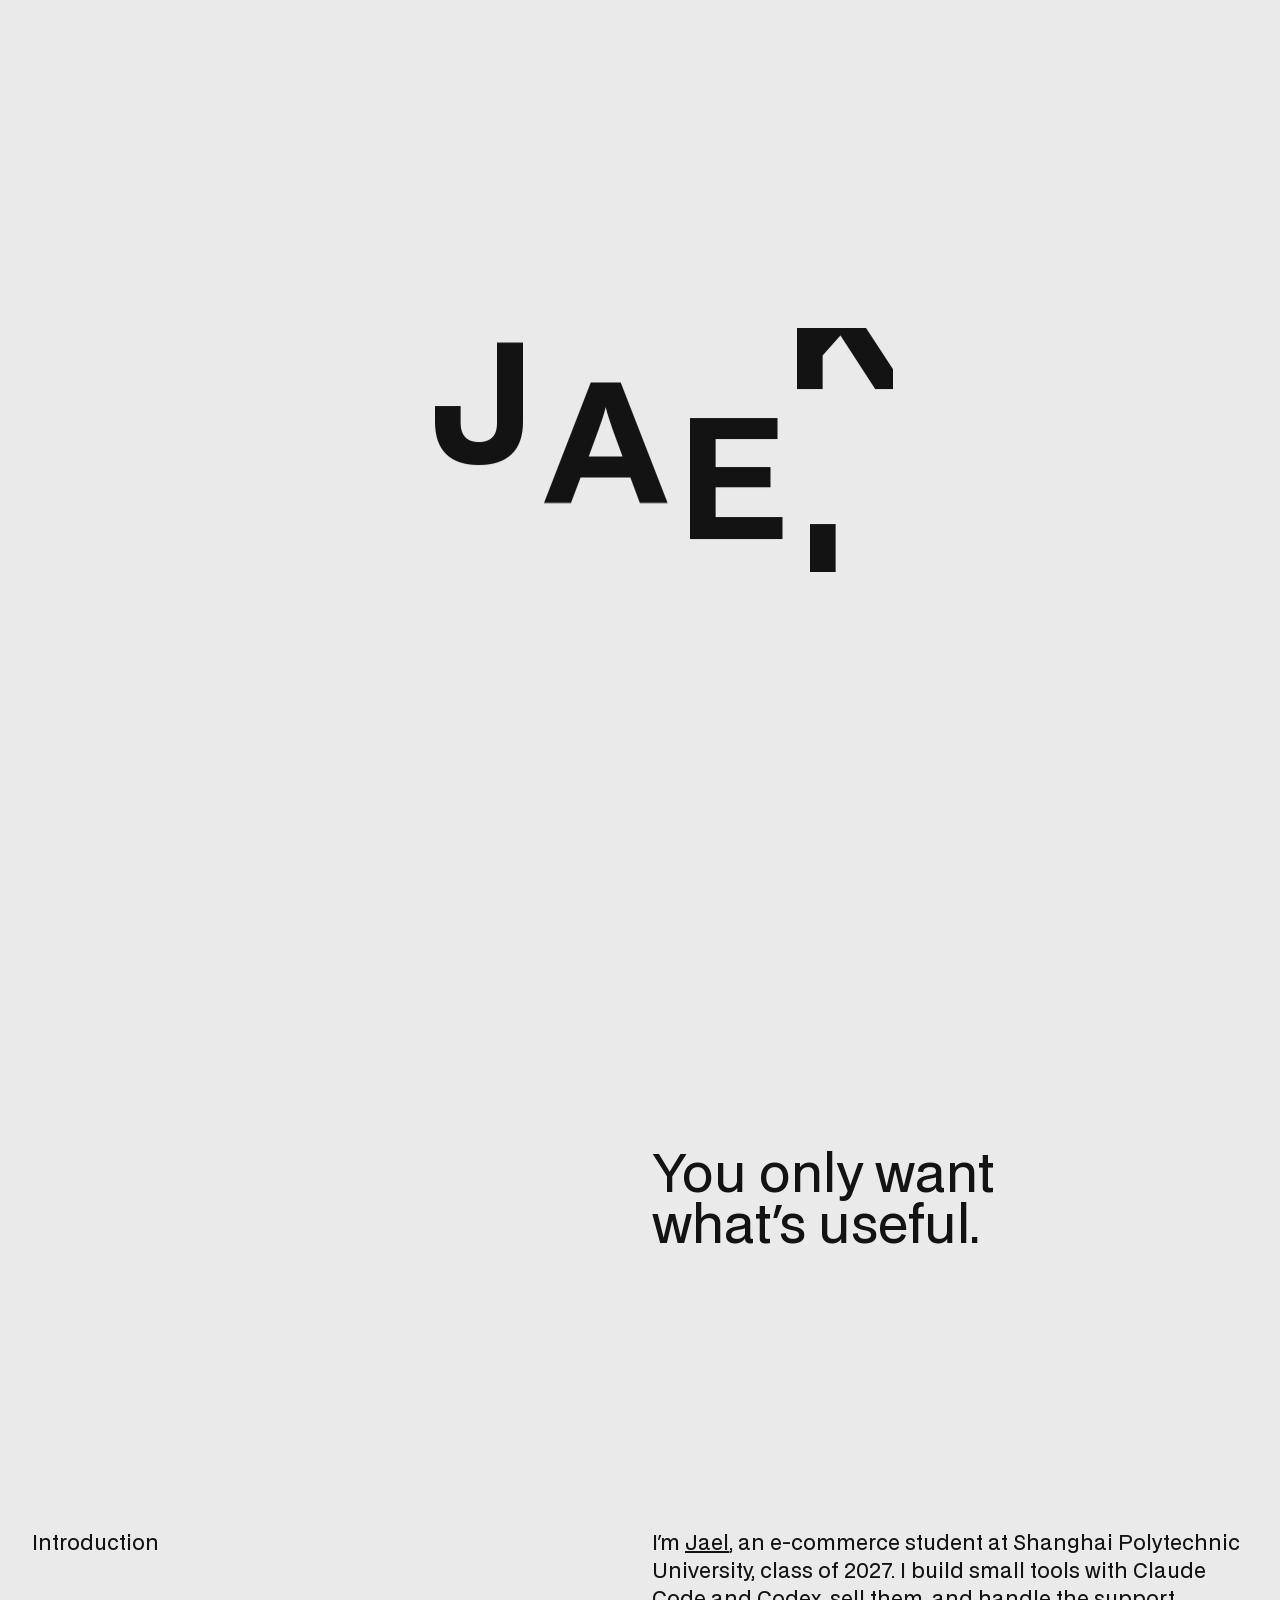
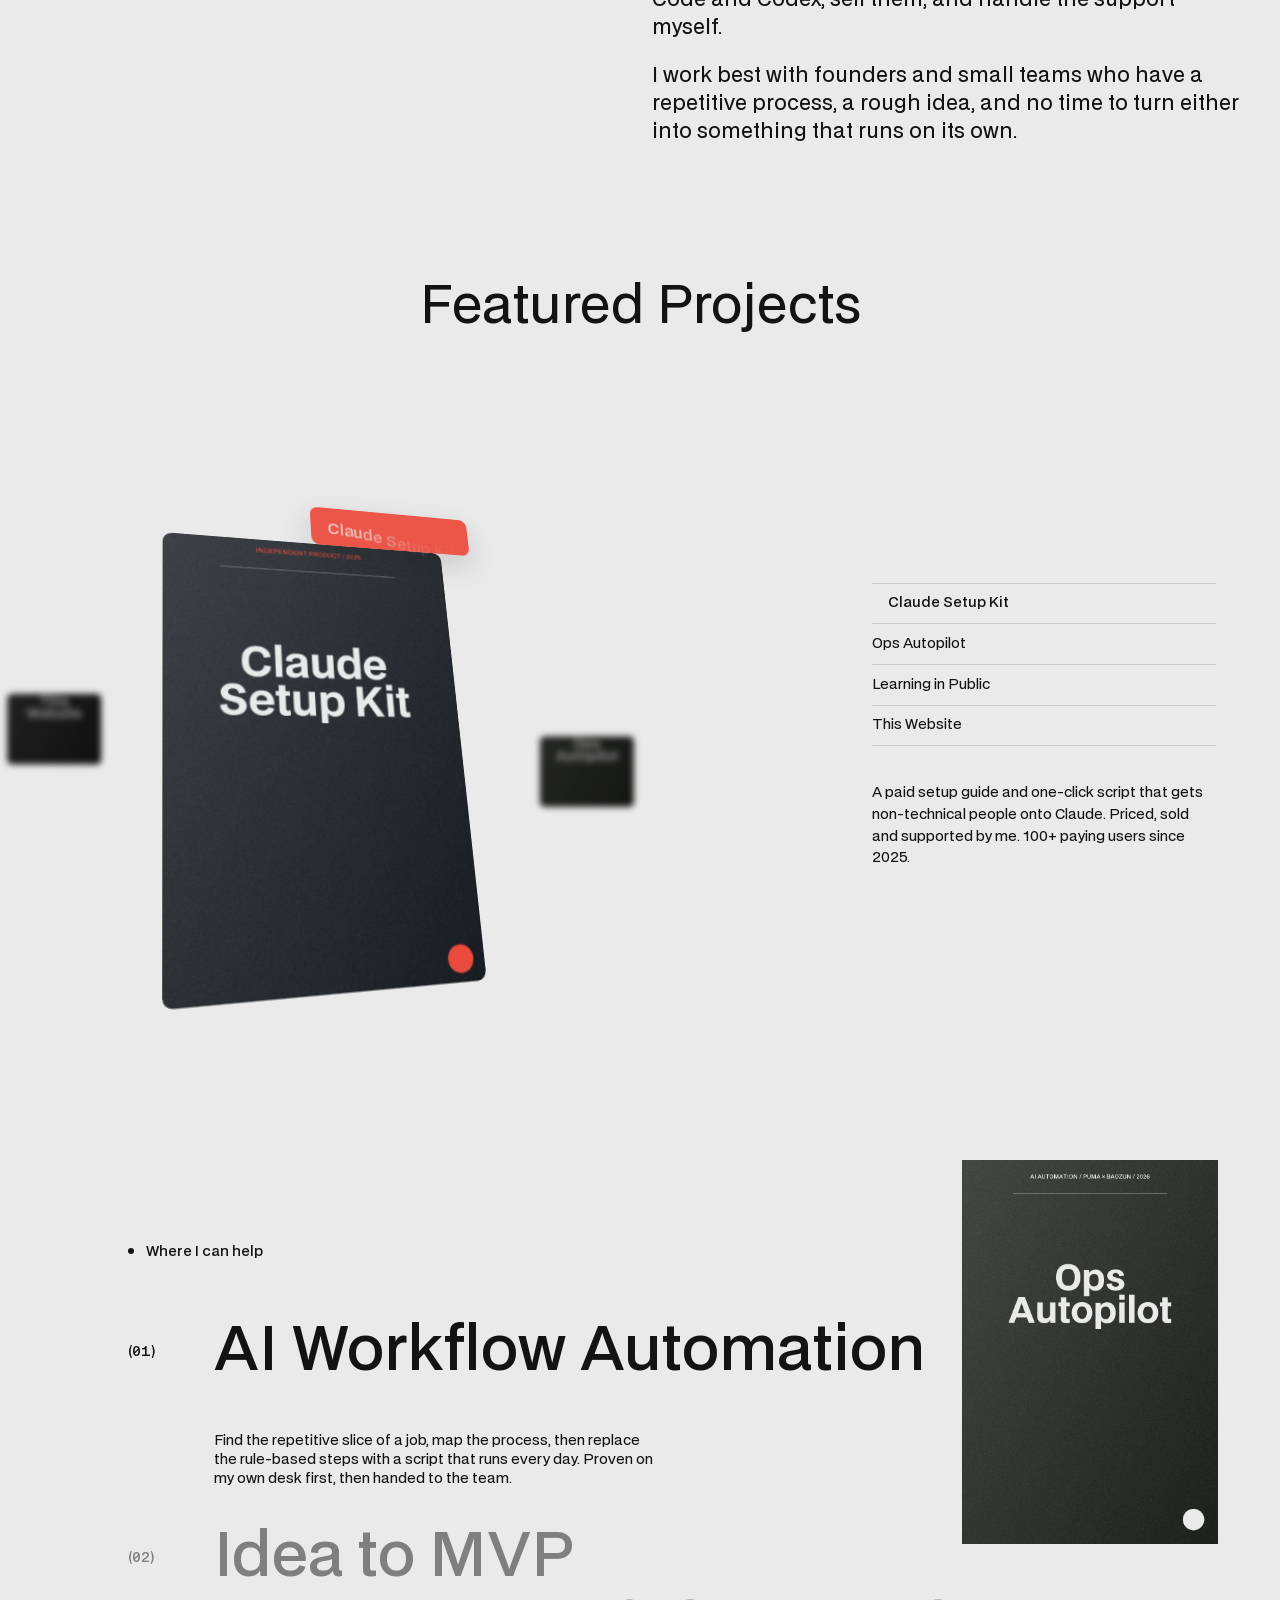
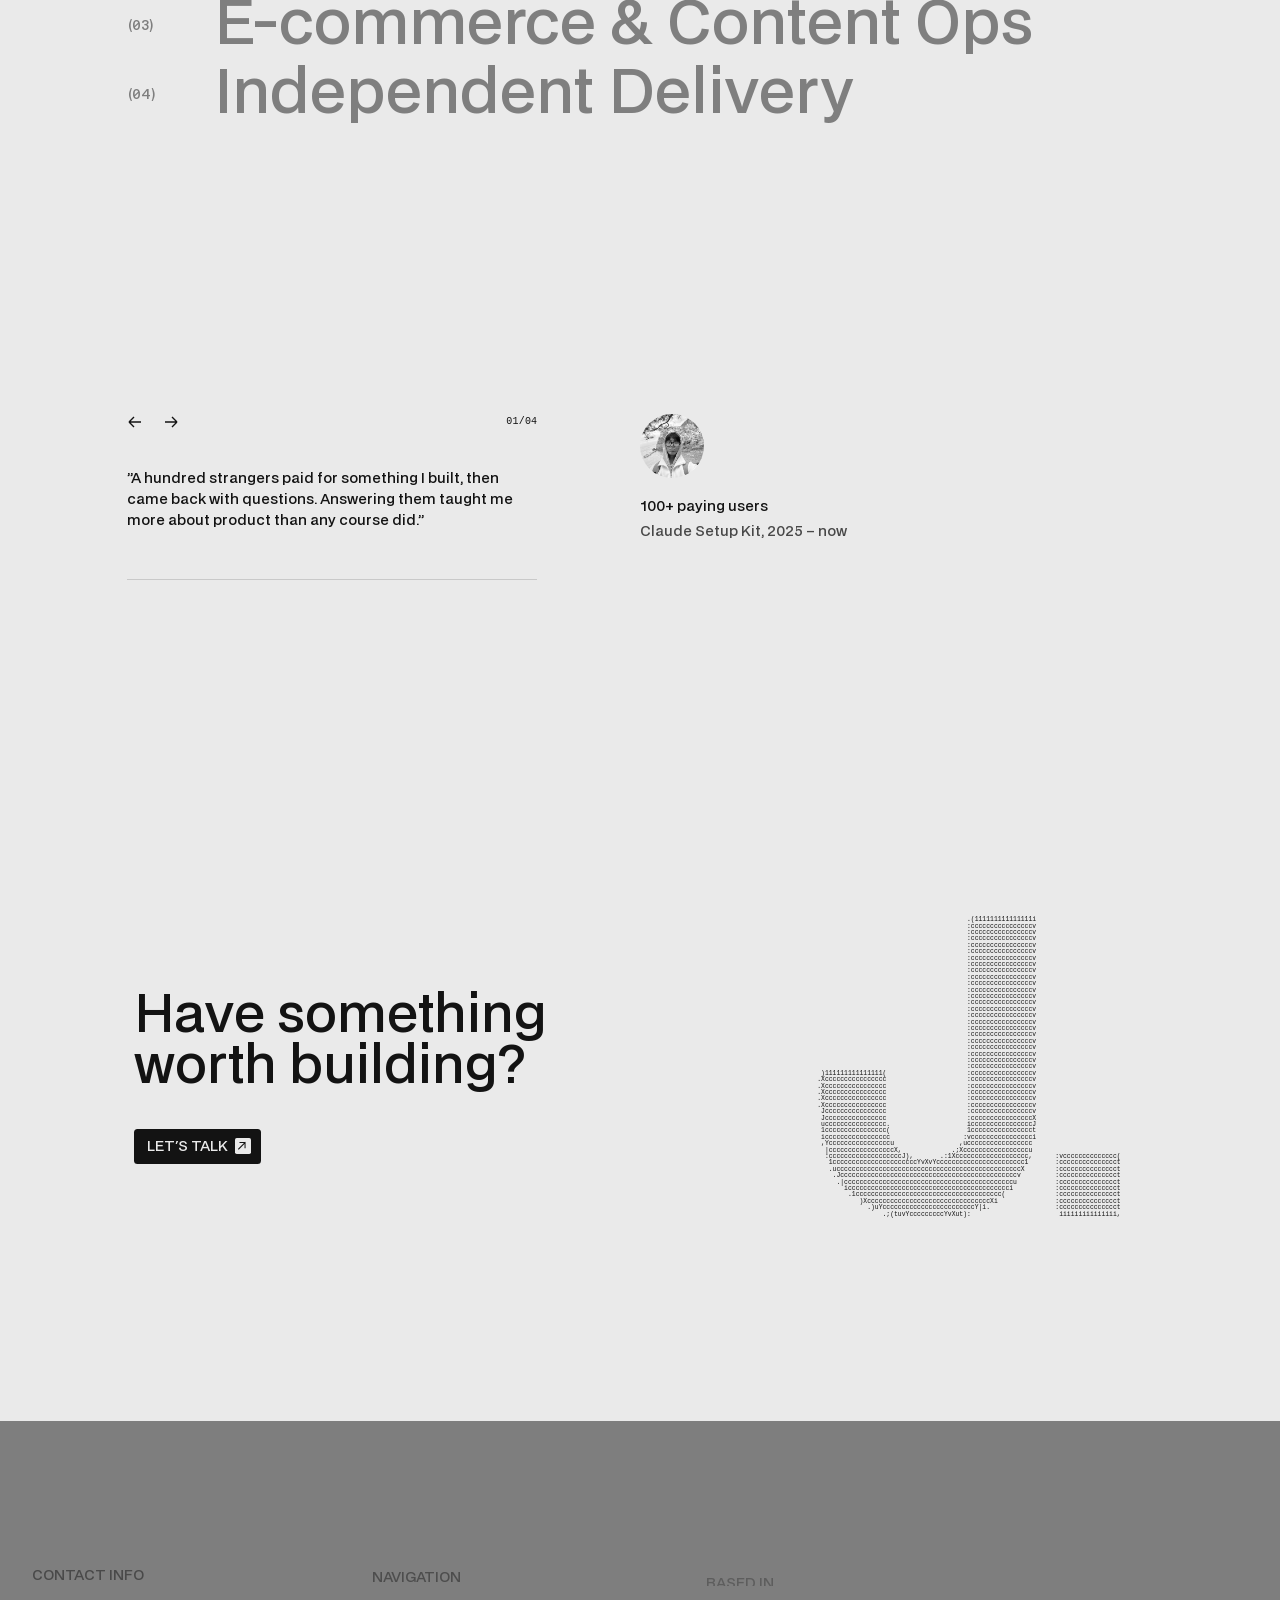
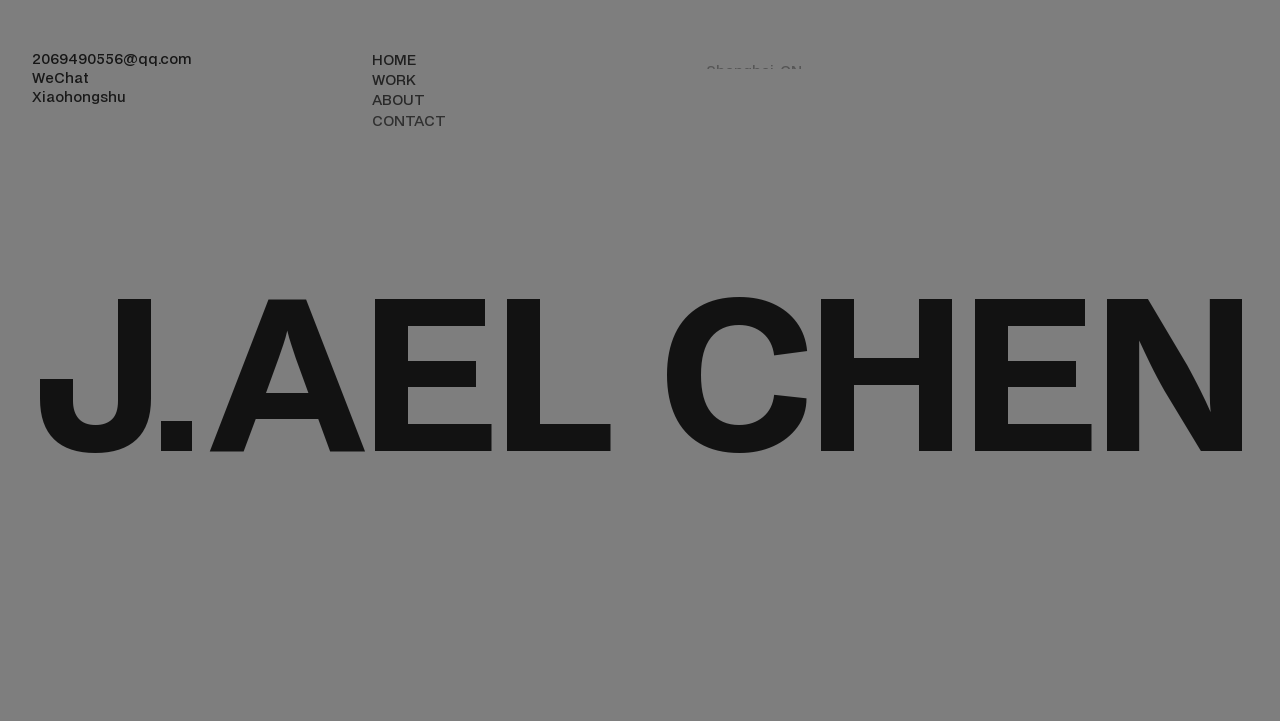
<file: index.html>
<!DOCTYPE html>
<html lang="en">
<head>
<meta charset="UTF-8">
<meta name="viewport" content="width=device-width, initial-scale=1">
<title>Jael Chen | Building Useful Things</title>
<meta name="description" content="Jael Chen is a Shanghai-based e-commerce student who builds small AI tools that real people pay for. Open to AI-focused internships in Shanghai.">
<meta name="theme-color" content="#eaeaea">
<meta property="og:type" content="website">
<meta property="og:title" content="Jael Chen | Building Useful Things">
<meta property="og:description" content="Small AI tools that real people pay for. Shanghai, CN.">
<meta property="og:image" content="assets/work/claude-setup-kit-hero.webp">
<link rel="icon" type="image/svg+xml" href="assets/favicon.svg">
<link rel="preload" href="assets/fonts/BDOGrotesk-Regular.woff2" as="font" type="font/woff2" crossorigin>
<link rel="preload" href="assets/fonts/BDOGrotesk-Medium.woff2" as="font" type="font/woff2" crossorigin>
<link rel="stylesheet" href="styles.css">
</head>
<body data-initial-loader="pending" data-section-theme="inactive" data-footer-theme="inactive" data-menu-status="">

<!-- ================= Loader ================= -->
<div class="loader" data-load-wrap data-load-state="booting" aria-hidden="true">
  <div class="loader__panel" data-load-panel>
    <div class="loader__panel-fill" data-load-panel-fill></div>
    <div class="loader__panel-bottom" data-load-panel-bottom></div>
    <div class="loader__container" data-load-container>
      <div class="loader__logo" data-load-logo>
        <div class="loader__logo-column"><div class="loader__logo-track" data-load-track data-letter="J"></div></div>
        <div class="loader__logo-column loader__logo-dot" data-load-dot><div class="loader__logo-cell">.</div></div>
        <div class="loader__logo-column"><div class="loader__logo-track" data-load-track data-letter="A"></div></div>
        <div class="loader__logo-column"><div class="loader__logo-track" data-load-track data-letter="E"></div></div>
        <div class="loader__logo-column"><div class="loader__logo-track" data-load-track data-letter="L"></div></div>
      </div>
    </div>
  </div>
</div>



<!-- ================= Header + underlay nav ================= -->
<div class="underlay-nav" data-site-header data-section-theme="inactive" data-footer-theme="inactive">
  <div class="header-progressive-blur" data-header-blur aria-hidden="true">
    <div class="header-progressive-blur__layer is--1"></div>
    <div class="header-progressive-blur__layer is--2"></div>
    <div class="header-progressive-blur__layer is--3"></div>
    <div class="header-progressive-blur__layer is--4"></div>
    <div class="header-progressive-blur__layer is--5"></div>
  </div>

  <header class="underlay-nav__header">
    <div class="underlay-nav__container">
      <a href="#top" class="underlay-nav__logo" aria-label="Jael Chen home" data-scroll-top>
        <span class="underlay-nav__logo-mark" aria-hidden="true">J.</span>
      </a>
      <div class="underlay-nav__actions">
        <a href="mailto:2069490556@qq.com" class="button-043 underlay-nav__cta-header">
          <span class="button-043__bg"><span class="button-043__bg-hover"></span></span>
          <span class="button-043__inner">
            <span class="button-043__mask"><span class="button-043__text">Say hello</span></span>
            <span class="button-043__icon-wrap">
              <span class="button-043__icon-bg"></span>
              <span class="button-043__icon-mask"><span class="button-043__icon-list">
                <svg class="button-043__icon" viewBox="0 0 16 16" fill="none" aria-hidden="true"><path d="M3 13L13 3M13 3H5M13 3V11" stroke="currentColor" stroke-width="1.6" stroke-linecap="square"/></svg>
                <svg class="button-043__icon" viewBox="0 0 16 16" fill="none" aria-hidden="true"><path d="M3 13L13 3M13 3H5M13 3V11" stroke="currentColor" stroke-width="1.6" stroke-linecap="square"/></svg>
                <svg class="button-043__icon" viewBox="0 0 16 16" fill="none" aria-hidden="true"><path d="M3 13L13 3M13 3H5M13 3V11" stroke="currentColor" stroke-width="1.6" stroke-linecap="square"/></svg>
              </span></span>
            </span>
          </span>
        </a>
        <button class="underlay-nav__toggle" data-underlay-nav-toggle aria-expanded="false" aria-label="open menu">
          <span class="underlay-nav__toggle-icon">
            <span class="underlay-nav__toggle-bar"></span>
            <span class="underlay-nav__toggle-bar"></span>
          </span>
        </button>
      </div>
    </div>
  </header>

  <nav class="underlay-nav__menu" data-underlay-nav-menu aria-label="Site">
    <div class="underlay-nav__inner">
      <ul class="underlay-nav__list">
        <li data-reveal-l><a href="#top" class="underlay-nav__link-large w--current" data-menu-link><span class="underlay-nav__link-label">Home</span></a></li>
        <li data-reveal-l><a href="#work" class="underlay-nav__link-large" data-menu-link><span class="underlay-nav__link-label">Work</span></a></li>
        <li data-reveal-l><a href="#about" class="underlay-nav__link-large" data-menu-link><span class="underlay-nav__link-label">About</span></a></li>
        <li data-reveal-l><a href="#contact" class="underlay-nav__link-large" data-menu-link><span class="underlay-nav__link-label">Contact</span></a></li>
      </ul>
      <div class="underlay-nav__bottom">
        <div class="underlay-nav__bottom-col">
          <div data-reveal-s><span class="underlay-nav__link-small is--faded">Elsewhere</span></div>
          <ul class="underlay-nav__list is--small">
            <li data-reveal-s><a href="https://www.xiaohongshu.com/" target="_blank" rel="noopener" class="underlay-nav__link-small underlay-nav__hover-link" data-underlay-hover-link><span class="underlay-nav__hover-label" data-underlay-hover-current>Xiaohongshu</span><span class="underlay-nav__hover-label" data-underlay-hover-next aria-hidden="true">Xiaohongshu</span></a></li>
            <li data-reveal-s><a href="assets/wechat-qr-jael.png" target="_blank" rel="noopener" class="underlay-nav__link-small underlay-nav__hover-link" data-underlay-hover-link><span class="underlay-nav__hover-label" data-underlay-hover-current>WeChat</span><span class="underlay-nav__hover-label" data-underlay-hover-next aria-hidden="true">WeChat</span></a></li>
          </ul>
        </div>
        <div class="underlay-nav__bottom-col">
          <div data-reveal-s><span class="underlay-nav__link-small is--faded">Contact</span></div>
          <ul class="underlay-nav__list is--small">
            <li data-reveal-s><a href="mailto:2069490556@qq.com" class="underlay-nav__link-small underlay-nav__hover-link" data-underlay-hover-link><span class="underlay-nav__hover-label" data-underlay-hover-current>2069490556@qq.com</span><span class="underlay-nav__hover-label" data-underlay-hover-next aria-hidden="true">2069490556@qq.com</span></a></li>
            <li data-reveal-s><a href="mailto:2069490556@qq.com?subject=Internship" class="underlay-nav__link-small underlay-nav__hover-link" data-underlay-hover-link><span class="underlay-nav__hover-label" data-underlay-hover-current>Hiring for Shanghai?</span><span class="underlay-nav__hover-label" data-underlay-hover-next aria-hidden="true">Hiring for Shanghai?</span></a></li>
          </ul>
        </div>
        <div class="underlay-nav__bottom-border"></div>
      </div>
    </div>
  </nav>

  <div class="underlay-nav__overlay" data-underlay-nav-overlay>
    <div class="underlay-nav__dark"></div>
    <div class="underlay-nav__borders">
      <div class="underlay-nav__border-row"><div class="underlay-nav__border"></div><div class="underlay-nav__corner"></div></div>
      <div class="underlay-nav__border-row"><div class="underlay-nav__corner is--bottom"></div><div class="underlay-nav__border"></div></div>
    </div>
  </div>
</div>

<div class="transition" data-transition-wrap aria-hidden="true"><div class="transition__middle" data-transition-middle></div></div>

<!-- ================= Page ================= -->
<div data-main>
<main id="top" class="page" data-page="home">

  <!-- Hero: fixed slideshow that the page scrolls over -->
  <section class="home-hero" aria-label="Featured work" data-hero-slideshow>
    <div class="home-hero__media" aria-hidden="true">
      <div class="home-hero__image-stack" data-hero-parallax-image>
        <div class="home-hero__slides">
          <div class="home-hero__slide is--current" data-hero-slide data-index="0" data-tone="light" data-href="work/claude-setup-kit.html" data-name="Claude Setup Kit">
            <div class="home-hero__slide-inner" data-hero-slide-inner>
              <picture><source media="(max-width:767px)" srcset="assets/work/collage-setup-kit-hero-m.webp"><img class="home-hero__image" src="assets/work/collage-setup-kit-hero.webp" alt="" width="1920" height="1080" loading="eager" decoding="async" data-hero-work-image="primary"></picture>
              <img class="home-hero__image home-hero__image--hover" src="assets/work/collage-setup-kit-hero.webp" alt="" width="1920" height="1080" loading="lazy" decoding="async" data-hero-work-image="hover">
            </div>
          </div>
          <div class="home-hero__slide" data-hero-slide data-index="1" data-tone="light" data-href="work/ops-autopilot.html" data-name="Ops Autopilot">
            <div class="home-hero__slide-inner" data-hero-slide-inner>
              <picture><source media="(max-width:767px)" srcset="assets/work/collage-ops-autopilot-hero-m.webp"><img class="home-hero__image" src="assets/work/collage-ops-autopilot-hero.webp" alt="" width="1920" height="1080" loading="lazy" decoding="async" data-hero-work-image="primary"></picture>
              <img class="home-hero__image home-hero__image--hover" src="assets/work/collage-ops-autopilot-hero.webp" alt="" width="1920" height="1080" loading="lazy" decoding="async" data-hero-work-image="hover">
            </div>
          </div>
          <div class="home-hero__slide" data-hero-slide data-index="2" data-tone="light" data-href="work/learning-in-public.html" data-name="Learning in Public">
            <div class="home-hero__slide-inner" data-hero-slide-inner>
              <picture><source media="(max-width:767px)" srcset="assets/work/collage-learning-in-public-hero-m.webp"><img class="home-hero__image" src="assets/work/collage-learning-in-public-hero.webp" alt="" width="1920" height="1080" loading="lazy" decoding="async" data-hero-work-image="primary"></picture>
              <img class="home-hero__image home-hero__image--hover" src="assets/work/collage-learning-in-public-hero.webp" alt="" width="1920" height="1080" loading="lazy" decoding="async" data-hero-work-image="hover">
            </div>
          </div>
        </div>
      </div>
    </div>
    <div class="home-hero__shade" aria-hidden="true"></div>

    <div class="home-hero__featured">
      <span class="home-hero__featured-label" data-hero-reveal-line>Featured project</span>
      <span class="home-hero__stack home-hero__stack--name">
        <span class="home-hero__stack-item is--current" data-hero-work-name data-hero-reveal-line><span class="home-hero__stack-word" data-hero-word>Claude</span> <span class="home-hero__stack-word" data-hero-word>Setup</span> <span class="home-hero__stack-word" data-hero-word>Kit</span></span>
        <span class="home-hero__stack-item" data-hero-work-name aria-hidden="true"><span class="home-hero__stack-word" data-hero-word>Ops</span> <span class="home-hero__stack-word" data-hero-word>Autopilot</span></span>
        <span class="home-hero__stack-item" data-hero-work-name aria-hidden="true"><span class="home-hero__stack-word" data-hero-word>Learning</span> <span class="home-hero__stack-word" data-hero-word>in</span> <span class="home-hero__stack-word" data-hero-word>Public</span></span>
      </span>
      <span class="home-hero__stack home-hero__stack--year">
        <span class="home-hero__stack-item is--current" data-hero-work-year data-hero-reveal-line><span class="home-hero__stack-word" data-hero-word>2025</span></span>
        <span class="home-hero__stack-item" data-hero-work-year aria-hidden="true"><span class="home-hero__stack-word" data-hero-word>2026</span></span>
        <span class="home-hero__stack-item" data-hero-work-year aria-hidden="true"><span class="home-hero__stack-word" data-hero-word>2026</span></span>
      </span>
      <a href="work/claude-setup-kit.html" class="button-043 home-hero__work-button" aria-label="View project: Claude Setup Kit" data-hero-reveal-line data-hero-work-trigger>
        <span class="button-043__bg"><span class="button-043__bg-hover"></span></span>
        <span class="button-043__inner">
          <span class="button-043__mask"><span class="button-043__text">View project</span></span>
          <span class="button-043__icon-wrap">
            <span class="button-043__icon-bg"></span>
            <span class="button-043__icon-mask"><span class="button-043__icon-list">
              <svg class="button-043__icon" viewBox="0 0 16 16" fill="none" aria-hidden="true"><path d="M3 13L13 3M13 3H5M13 3V11" stroke="currentColor" stroke-width="1.6" stroke-linecap="square"/></svg>
              <svg class="button-043__icon" viewBox="0 0 16 16" fill="none" aria-hidden="true"><path d="M3 13L13 3M13 3H5M13 3V11" stroke="currentColor" stroke-width="1.6" stroke-linecap="square"/></svg>
              <svg class="button-043__icon" viewBox="0 0 16 16" fill="none" aria-hidden="true"><path d="M3 13L13 3M13 3H5M13 3V11" stroke="currentColor" stroke-width="1.6" stroke-linecap="square"/></svg>
            </span></span>
          </span>
        </span>
      </a>
    </div>

    <p class="home-hero__statement" data-hero-reveal-line>
      Jael Chen is a Shanghai-based e-commerce student who builds small AI tools that real people actually pay for.
    </p>

    <div class="home-hero__slideshow-nav">
      <div class="home-hero__dots" role="group" aria-label="Featured work">
        <button type="button" class="home-hero__dot is--current" data-hero-dot data-index="0" aria-label="Show Claude Setup Kit"></button>
        <button type="button" class="home-hero__dot" data-hero-dot data-index="1" aria-label="Show Ops Autopilot"></button>
        <button type="button" class="home-hero__dot" data-hero-dot data-index="2" aria-label="Show Learning in Public"></button>
      </div>
      <div class="home-hero__progress" aria-hidden="true"><span class="home-hero__progress-fill" data-hero-progress></span></div>
    </div>
  </section>

  <div class="page__flow">
    <div class="home-hero__spacer" data-home-hero-end aria-hidden="true"></div>

    <div class="page__surface">

      <!-- Intro quote -->
      <section class="intro" data-header-light-surface>
        <div class="intro__grid">
          <div class="intro__quote-col" data-intro-trigger>
            <div class="intro__scroll" data-intro-scroll>
              <h1 class="intro-quote">
                <span class="intro-quote__line">
                  <span class="word-swap"><span class="old-word">You</span><span class="new-word">I</span></span>
                  only
                  <span class="word-swap is--left"><span class="old-word">want</span><span class="new-word">make</span></span>
                </span>
                <span class="intro-quote__line">what's useful.</span>
              </h1>
            </div>
          </div>
        </div>
        <div class="intro__copy-grid">
          <p class="intro__label">Introduction</p>
          <p class="intro-copy">
            I'm <a href="#about" class="name-link">Jael</a>, an e-commerce student at Shanghai Polytechnic University, class of 2027. I build small tools with Claude Code and Codex, sell them, and handle the support myself.
          </p>
          <p class="intro-copy">
            I work best with founders and small teams who have a repetitive process, a rough idea, and no time to turn either into something that runs on its own.
          </p>
        </div>
      </section>

      <!-- Featured projects -->
      <section id="work" data-home-work-section>
        <section class="orbit-tiles-section" data-orbit-section data-header-light-surface>
          <h2 class="orbit-tiles__heading">Featured Projects</h2>
          <div class="orbit-tiles" data-orbit-tiles-init>
            <div class="orbit-tiles__left" data-orbit-left>
              <div class="orbit-tiles__collection">
                <div class="orbit-tiles__list" data-orbit-tiles-list>

                  <div class="orbit-tiles__item" data-orbit-tiles-item data-work-index="0" data-work-name="Claude Setup Kit" data-work-desc="A paid setup guide and one-click script that gets non-technical people onto Claude. Priced, sold and supported by me. 100+ paying users since 2025." data-work-href="work/claude-setup-kit.html">
                    <button type="button" class="orbit-card-btn" data-orbit-card-btn aria-label="View selected work">
                      <div class="orbit-card">
                        <div class="orbit-card__tilt" data-orbit-card-tilt data-max-rotate="14">
                          <div class="orbit-card__media" data-orbit-card-media><img class="orbit-cover-image" src="assets/work/claude-setup-kit-card.webp" alt="" width="800" height="1200" loading="lazy" decoding="async"></div>
                          <div class="orbit-card__title-layer"><div class="orbit-card__title-label" data-orbit-card-title-label><span data-orbit-card-title>Claude Setup Kit</span></div></div>
                          <div class="orbit-card__cta-layer"><div class="orbit-card__cta-label" data-orbit-card-cta-label><span>Click to view</span><svg class="orbit-card__cta-icon" viewBox="0 0 16 16" fill="none" aria-hidden="true"><path d="M2 8H14M14 8L9 3M14 8L9 13" stroke="currentColor" stroke-width="1.6"/></svg></div></div>
                        </div>
                      </div>
                    </button>
                  </div>

                  <div class="orbit-tiles__item" data-orbit-tiles-item data-work-index="1" data-work-name="Ops Autopilot" data-work-desc="Scripts that took PUMA's daily Pinduoduo store routine at Baozun from three hours to thirty minutes, then handed to the team. Ran every day for four and a half months." data-work-href="work/ops-autopilot.html">
                    <button type="button" class="orbit-card-btn" data-orbit-card-btn aria-label="View selected work">
                      <div class="orbit-card">
                        <div class="orbit-card__tilt" data-orbit-card-tilt data-max-rotate="14">
                          <div class="orbit-card__media" data-orbit-card-media><img class="orbit-cover-image" src="assets/work/ops-autopilot-card.webp" alt="" width="800" height="1200" loading="lazy" decoding="async"></div>
                          <div class="orbit-card__title-layer"><div class="orbit-card__title-label" data-orbit-card-title-label><span data-orbit-card-title>Ops Autopilot</span></div></div>
                          <div class="orbit-card__cta-layer"><div class="orbit-card__cta-label" data-orbit-card-cta-label><span>Click to view</span><svg class="orbit-card__cta-icon" viewBox="0 0 16 16" fill="none" aria-hidden="true"><path d="M2 8H14M14 8L9 3M14 8L9 13" stroke="currentColor" stroke-width="1.6"/></svg></div></div>
                        </div>
                      </div>
                    </button>
                  </div>

                  <div class="orbit-tiles__item" data-orbit-tiles-item data-work-index="2" data-work-name="Learning in Public" data-work-desc="Notes on Xiaohongshu about the AI tools I actually use and the mistakes I make with them. No tutorials, just the process." data-work-href="work/learning-in-public.html">
                    <button type="button" class="orbit-card-btn" data-orbit-card-btn aria-label="View selected work">
                      <div class="orbit-card">
                        <div class="orbit-card__tilt" data-orbit-card-tilt data-max-rotate="14">
                          <div class="orbit-card__media" data-orbit-card-media><img class="orbit-cover-image" src="assets/work/learning-in-public-card.webp" alt="" width="800" height="1200" loading="lazy" decoding="async"></div>
                          <div class="orbit-card__title-layer"><div class="orbit-card__title-label" data-orbit-card-title-label><span data-orbit-card-title>Learning in Public</span></div></div>
                          <div class="orbit-card__cta-layer"><div class="orbit-card__cta-label" data-orbit-card-cta-label><span>Click to view</span><svg class="orbit-card__cta-icon" viewBox="0 0 16 16" fill="none" aria-hidden="true"><path d="M2 8H14M14 8L9 3M14 8L9 13" stroke="currentColor" stroke-width="1.6"/></svg></div></div>
                        </div>
                      </div>
                    </button>
                  </div>

                  <div class="orbit-tiles__item" data-orbit-tiles-item data-work-index="3" data-work-name="This Website" data-work-desc="The page you are reading. Plain HTML, CSS and JavaScript, written by hand, no framework, no build step. Every line is one I can explain." data-work-href="work/this-website.html">
                    <button type="button" class="orbit-card-btn" data-orbit-card-btn aria-label="View selected work">
                      <div class="orbit-card">
                        <div class="orbit-card__tilt" data-orbit-card-tilt data-max-rotate="14">
                          <div class="orbit-card__media" data-orbit-card-media><img class="orbit-cover-image" src="assets/work/this-website-card.webp" alt="" width="800" height="1200" loading="lazy" decoding="async"></div>
                          <div class="orbit-card__title-layer"><div class="orbit-card__title-label" data-orbit-card-title-label><span data-orbit-card-title>This Website</span></div></div>
                          <div class="orbit-card__cta-layer"><div class="orbit-card__cta-label" data-orbit-card-cta-label><span>Click to view</span><svg class="orbit-card__cta-icon" viewBox="0 0 16 16" fill="none" aria-hidden="true"><path d="M2 8H14M14 8L9 3M14 8L9 13" stroke="currentColor" stroke-width="1.6"/></svg></div></div>
                        </div>
                      </div>
                    </button>
                  </div>

                </div>
              </div>
            </div>

            <div class="orbit-tiles__right">
              <div class="orbit-tiles__content">
                <div class="orbit-tiles__info" data-orbit-info><p class="orbit-tiles__info-desc" data-orbit-info-desc></p></div>
                <div class="orbit-tiles__list-wrap">
                  <div class="orbit-list" data-directional-hover data-type="y">
                    <a href="work/claude-setup-kit.html" class="orbit-list__item" data-directional-hover-item data-orbit-list-item data-work-index="0"><div class="orbit-list__hover-tile" data-directional-hover-tile></div><span class="orbit-list__name">Claude Setup Kit</span></a>
                    <a href="work/ops-autopilot.html" class="orbit-list__item" data-directional-hover-item data-orbit-list-item data-work-index="1"><div class="orbit-list__hover-tile" data-directional-hover-tile></div><span class="orbit-list__name">Ops Autopilot</span></a>
                    <a href="work/learning-in-public.html" class="orbit-list__item" data-directional-hover-item data-orbit-list-item data-work-index="2"><div class="orbit-list__hover-tile" data-directional-hover-tile></div><span class="orbit-list__name">Learning in Public</span></a>
                    <a href="work/this-website.html" class="orbit-list__item" data-directional-hover-item data-orbit-list-item data-work-index="3"><div class="orbit-list__hover-tile" data-directional-hover-tile></div><span class="orbit-list__name">This Website</span></a>
                  </div>
                </div>
              </div>
            </div>
          </div>
        </section>

        <!-- Mobile fallback gallery (≤900px) -->
        <section class="mobile-works-gallery" data-mobile-works-gallery data-header-light-surface>
          <h2 class="mobile-works-gallery__heading">Featured Projects</h2>
          <div class="mobile-works-gallery__track" data-mobile-works-track aria-label="Selected work images">
            <a href="work/claude-setup-kit.html" class="mobile-works-gallery__slide" data-mobile-works-slide data-work-index="0" data-work-name="Claude Setup Kit" data-work-desc="A paid setup guide and one-click script that gets non-technical people onto Claude. Priced, sold and supported by me. 100+ paying users since 2025."><img class="mobile-works-gallery__image" src="assets/work/claude-setup-kit-card.webp" alt="Claude Setup Kit" width="800" height="1200" loading="lazy"></a>
            <a href="work/ops-autopilot.html" class="mobile-works-gallery__slide" data-mobile-works-slide data-work-index="1" data-work-name="Ops Autopilot" data-work-desc="Scripts that took PUMA's daily Pinduoduo store routine at Baozun from three hours to thirty minutes, then handed to the team."><img class="mobile-works-gallery__image" src="assets/work/ops-autopilot-card.webp" alt="Ops Autopilot" width="800" height="1200" loading="lazy"></a>
            <a href="work/learning-in-public.html" class="mobile-works-gallery__slide" data-mobile-works-slide data-work-index="2" data-work-name="Learning in Public" data-work-desc="Notes on Xiaohongshu about the AI tools I actually use and the mistakes I make with them."><img class="mobile-works-gallery__image" src="assets/work/learning-in-public-card.webp" alt="Learning in Public" width="800" height="1200" loading="lazy"></a>
            <a href="work/this-website.html" class="mobile-works-gallery__slide" data-mobile-works-slide data-work-index="3" data-work-name="This Website" data-work-desc="The page you are reading. Plain HTML, CSS and JavaScript, written by hand."><img class="mobile-works-gallery__image" src="assets/work/this-website-card.webp" alt="This Website" width="800" height="1200" loading="lazy"></a>
          </div>
          <div class="mobile-works-gallery__meta">
            <a href="work/claude-setup-kit.html" class="mobile-works-gallery__active-link" data-mobile-works-active-link><span data-mobile-works-active-title>Claude Setup Kit</span><span aria-hidden="true">&#8599;</span></a>
            <p class="mobile-works-gallery__description" data-mobile-works-description>A paid setup guide and one-click script that gets non-technical people onto Claude. Priced, sold and supported by me. 100+ paying users since 2025.</p>
          </div>
        </section>

      </section>

      <!-- Where I can help -->
      <section id="about" class="services-section" data-services-section data-header-light-surface>
        <div class="services-section__grid">
          <p class="services-section__eyebrow"><span class="services-section__dot" aria-hidden="true"></span><span>Where I can help</span></p>
          <div class="services-section__body">
            <div class="services-section__list" role="list" aria-label="What I bring">
              <div class="services-section__entry" role="listitem">
                <button type="button" class="services-section__item" data-services-item data-active="true" data-expanded="false" aria-expanded="false" aria-controls="services-panel-0"><span class="services-section__item-index" aria-hidden="true">(01)</span><span class="services-section__item-title">AI Workflow Automation</span></button>
                <div id="services-panel-0" class="services-section__panel" data-services-panel><div class="services-section__panel-inner"><p class="services-section__copy" data-services-copy>Find the repetitive slice of a job, map the process, then replace the rule-based steps with a script that runs every day. Proven on my own desk first, then handed to the team.</p></div></div>
              </div>
              <div class="services-section__entry" role="listitem">
                <button type="button" class="services-section__item" data-services-item data-expanded="false" aria-expanded="false" aria-controls="services-panel-1"><span class="services-section__item-index" aria-hidden="true">(02)</span><span class="services-section__item-title">Idea to MVP</span></button>
                <div id="services-panel-1" class="services-section__panel" data-services-panel><div class="services-section__panel-inner"><p class="services-section__copy" data-services-copy>Shrink the idea to the smallest version a stranger can try, then let real usage and feedback decide what comes next. Every iteration gets a reason.</p></div></div>
              </div>
              <div class="services-section__entry" role="listitem">
                <button type="button" class="services-section__item" data-services-item data-expanded="false" aria-expanded="false" aria-controls="services-panel-2"><span class="services-section__item-index" aria-hidden="true">(03)</span><span class="services-section__item-title">E-commerce &amp; Content Ops</span></button>
                <div id="services-panel-2" class="services-section__panel" data-services-panel><div class="services-section__panel-inner"><p class="services-section__copy" data-services-copy>From a store's daily routine to public notes about the work. I watch what breaks in execution and adjust with data and feedback rather than opinion.</p></div></div>
              </div>
              <div class="services-section__entry" role="listitem">
                <button type="button" class="services-section__item" data-services-item data-expanded="false" aria-expanded="false" aria-controls="services-panel-3"><span class="services-section__item-index" aria-hidden="true">(04)</span><span class="services-section__item-title">Independent Delivery</span></button>
                <div id="services-panel-3" class="services-section__panel" data-services-panel><div class="services-section__panel-inner"><p class="services-section__copy" data-services-copy>Beyond building: pricing, selling, delivering and supporting. Getting the product into a user's hands and keeping it working once it is there.</p></div></div>
              </div>
            </div>
            <div class="services-section__visual" aria-hidden="true">
              <div class="services-section__preview" data-services-preview>
                <img class="services-section__image" data-services-image data-active="true" src="assets/work/ops-autopilot-card.webp" alt="" loading="lazy">
                <img class="services-section__image" data-services-image src="assets/work/claude-setup-kit-card.webp" alt="" loading="lazy">
                <img class="services-section__image" data-services-image src="assets/hero-photo.webp" alt="" loading="lazy">
                <img class="services-section__image" data-services-image src="assets/about-photo.webp" alt="" loading="lazy">
              </div>
            </div>
          </div>
        </div>
      </section>

      <!-- Milestones slider (same mechanics as a testimonials slider) -->
      <section class="testimonials" data-testimonials data-header-light-surface aria-label="Milestones">
        <div class="testimonials__grid">
          <div class="testimonials__left">
            <div class="testimonials__top">
              <div class="testimonials__arrows">
                <button type="button" class="testimonials__arrow testimonials__arrow--prev" data-testimonials-prev aria-label="Previous"><svg class="testimonials__arrow-icon" viewBox="0 0 16 16" fill="none" aria-hidden="true"><path d="M2 8H14M14 8L9 3M14 8L9 13" stroke="currentColor" stroke-width="1.4"/></svg></button>
                <button type="button" class="testimonials__arrow" data-testimonials-next aria-label="Next"><svg class="testimonials__arrow-icon" viewBox="0 0 16 16" fill="none" aria-hidden="true"><path d="M2 8H14M14 8L9 3M14 8L9 13" stroke="currentColor" stroke-width="1.4"/></svg></button>
              </div>
              <p class="testimonials__counter"><span data-testimonials-counter>01</span>/04</p>
            </div>
            <div class="testimonials__quotes" aria-live="polite">
              <blockquote class="testimonials__quote" data-testimonial-quote data-active="true"><p>&rdquo;A hundred strangers paid for something I built, then came back with questions. Answering them taught me more about product than any course did.&rdquo;</p></blockquote>
              <blockquote class="testimonials__quote" data-testimonial-quote><p>&rdquo;Five months inside a real business at Baozun. The scripts I left behind are still running, which is the only review I need.&rdquo;</p></blockquote>
              <blockquote class="testimonials__quote" data-testimonial-quote><p>&rdquo;Top 6% of my programme while shipping on the side. Grades were never the goal, but they show I can keep two things moving at once.&rdquo;</p></blockquote>
              <blockquote class="testimonials__quote" data-testimonial-quote><p>&rdquo;Four months on exchange at the University of Ruse, Bulgaria. Going somewhere unfamiliar is still the fastest way I know to get new input.&rdquo;</p></blockquote>
            </div>
            <div class="testimonials__progress" aria-hidden="true"><span class="testimonials__progress-fill" data-testimonials-progress></span></div>
          </div>
          <div class="testimonials__right">
            <figure class="testimonials__person" data-testimonial-person data-active="true"><img class="testimonials__portrait" src="assets/about-photo.webp" alt="" loading="lazy"><figcaption><p class="testimonials__name">100+ paying users</p><p class="testimonials__job">Claude Setup Kit, 2025 – now</p></figcaption></figure>
            <figure class="testimonials__person" data-testimonial-person><img class="testimonials__portrait" src="assets/hero-photo.webp" alt="" loading="lazy"><figcaption><p class="testimonials__name">5-month internship</p><p class="testimonials__job">Baozun, PUMA e-commerce</p></figcaption></figure>
            <figure class="testimonials__person" data-testimonial-person><img class="testimonials__portrait" src="assets/about-photo.webp" alt="" loading="lazy"><figcaption><p class="testimonials__name">Top 6% in programme</p><p class="testimonials__job">E-commerce, SSPU, class of 2027</p></figcaption></figure>
            <figure class="testimonials__person" data-testimonial-person><img class="testimonials__portrait" src="assets/hero-photo.webp" alt="" loading="lazy"><figcaption><p class="testimonials__name">4 months in Europe</p><p class="testimonials__job">Exchange, University of Ruse</p></figcaption></figure>
          </div>
        </div>
      </section>

      <!-- CTA -->
      <section id="contact" class="project-cta-section" data-header-light-surface>
        <div class="project-cta-section__grid">
          <div class="project-cta-section__content">
            <h2 class="project-cta-section__heading"><span class="project-cta-section__line">Have something</span><span class="project-cta-section__line">worth building?</span></h2>
            <a href="mailto:2069490556@qq.com" class="button-043 project-cta-section__button">
              <span class="button-043__bg"><span class="button-043__bg-hover"></span></span>
              <span class="button-043__inner">
                <span class="button-043__mask"><span class="button-043__text">Let's talk</span></span>
                <span class="button-043__icon-wrap">
                  <span class="button-043__icon-bg"></span>
                  <span class="button-043__icon-mask"><span class="button-043__icon-list">
                    <svg class="button-043__icon" viewBox="0 0 16 16" fill="none" aria-hidden="true"><path d="M3 13L13 3M13 3H5M13 3V11" stroke="currentColor" stroke-width="1.6" stroke-linecap="square"/></svg>
                    <svg class="button-043__icon" viewBox="0 0 16 16" fill="none" aria-hidden="true"><path d="M3 13L13 3M13 3H5M13 3V11" stroke="currentColor" stroke-width="1.6" stroke-linecap="square"/></svg>
                    <svg class="button-043__icon" viewBox="0 0 16 16" fill="none" aria-hidden="true"><path d="M3 13L13 3M13 3H5M13 3V11" stroke="currentColor" stroke-width="1.6" stroke-linecap="square"/></svg>
                  </span></span>
                </span>
              </span>
            </a>
          </div>
          <div class="project-cta-section__ascii-wrap">
            <div class="project-cta-section__ascii-box" data-ascii-box data-ascii-columns="146" data-ascii-rows="68">
              <pre class="project-cta-section__ascii" data-ascii aria-hidden="true"></pre>
            </div>
          </div>
        </div>
      </section>

      <!-- Footer -->
      <section id="site-footer" class="site-footer-block" data-footer-parallax-block>
        <div class="site-footer-wrap" data-footer-parallax>
          <footer class="site-footer" data-footer-parallax-inner>
            <div class="site-footer__grid">
              <div class="site-footer__top">
                <div class="site-footer__column">
                  <p class="site-footer__eyebrow" data-footer-reveal-line>Contact info</p>
                  <div class="site-footer__links">
                    <a href="mailto:2069490556@qq.com" class="site-footer__link" data-footer-hover-link><span class="site-footer__link-label" data-footer-hover-current data-footer-reveal-line>2069490556@qq.com</span><span class="site-footer__link-label" data-footer-hover-next aria-hidden="true">2069490556@qq.com</span></a>
                    <a href="assets/wechat-qr-jael.png" target="_blank" rel="noopener" class="site-footer__link" data-footer-hover-link><span class="site-footer__link-label" data-footer-hover-current data-footer-reveal-line>WeChat</span><span class="site-footer__link-label" data-footer-hover-next aria-hidden="true">WeChat</span></a>
                    <a href="https://www.xiaohongshu.com/" target="_blank" rel="noopener" class="site-footer__link" data-footer-hover-link><span class="site-footer__link-label" data-footer-hover-current data-footer-reveal-line>Xiaohongshu</span><span class="site-footer__link-label" data-footer-hover-next aria-hidden="true">Xiaohongshu</span></a>
                  </div>
                </div>
                <div class="site-footer__column">
                  <p class="site-footer__eyebrow" data-footer-reveal-line>Navigation</p>
                  <div class="site-footer__links">
                    <a href="#top" class="site-footer__link" data-footer-hover-link data-scroll-top><span class="site-footer__link-label" data-footer-hover-current data-footer-reveal-line>HOME</span><span class="site-footer__link-label" data-footer-hover-next aria-hidden="true">HOME</span></a>
                    <a href="#work" class="site-footer__link" data-footer-hover-link><span class="site-footer__link-label" data-footer-hover-current data-footer-reveal-line>WORK</span><span class="site-footer__link-label" data-footer-hover-next aria-hidden="true">WORK</span></a>
                    <a href="#about" class="site-footer__link" data-footer-hover-link><span class="site-footer__link-label" data-footer-hover-current data-footer-reveal-line>ABOUT</span><span class="site-footer__link-label" data-footer-hover-next aria-hidden="true">ABOUT</span></a>
                    <a href="#contact" class="site-footer__link" data-footer-hover-link><span class="site-footer__link-label" data-footer-hover-current data-footer-reveal-line>CONTACT</span><span class="site-footer__link-label" data-footer-hover-next aria-hidden="true">CONTACT</span></a>
                  </div>
                </div>
                <div class="site-footer__column">
                  <p class="site-footer__eyebrow" data-footer-reveal-line>Based in</p>
                  <div class="site-footer__links">
                    <span data-footer-reveal-line>Shanghai, CN</span>
                    <span data-footer-reveal-line><span data-footer-live-time>00:00 GMT+8</span></span>
                    <span data-footer-reveal-line>31.2304° N, 121.4737° E</span>
                  </div>
                </div>
                <div class="site-footer__column">
                  <p class="site-footer__eyebrow" data-footer-reveal-line>Colophon</p>
                  <div class="site-footer__links">
                    <span data-footer-reveal-line>Copyright © 2026 Jael Chen</span>
                    <span data-footer-reveal-line>Typeset in BDO Grotesk</span>
                    <span data-footer-reveal-line>No framework, no tracking</span>
                  </div>
                </div>
              </div>
              <div class="site-footer__bottom" data-site-footer-bottom>
                <p class="site-footer__wordmark" data-site-footer-wordmark aria-label="Jael Chen"><span>J<span class="site-footer__dot">.</span>AEL</span><span>CHEN</span></p>
              </div>
            </div>
          </footer>
          <div class="site-footer__dark" data-footer-parallax-dark></div>
        </div>
      </section>

    </div>
  </div>
</main>
</div>

<script src="assets/vendor/gsap.min.js"></script>
<script src="assets/vendor/ScrollTrigger.min.js"></script>
<script src="assets/vendor/SplitText.min.js"></script>
<script src="assets/vendor/lenis.min.js"></script>
<script src="main.js"></script>
</body>
</html>
</file>
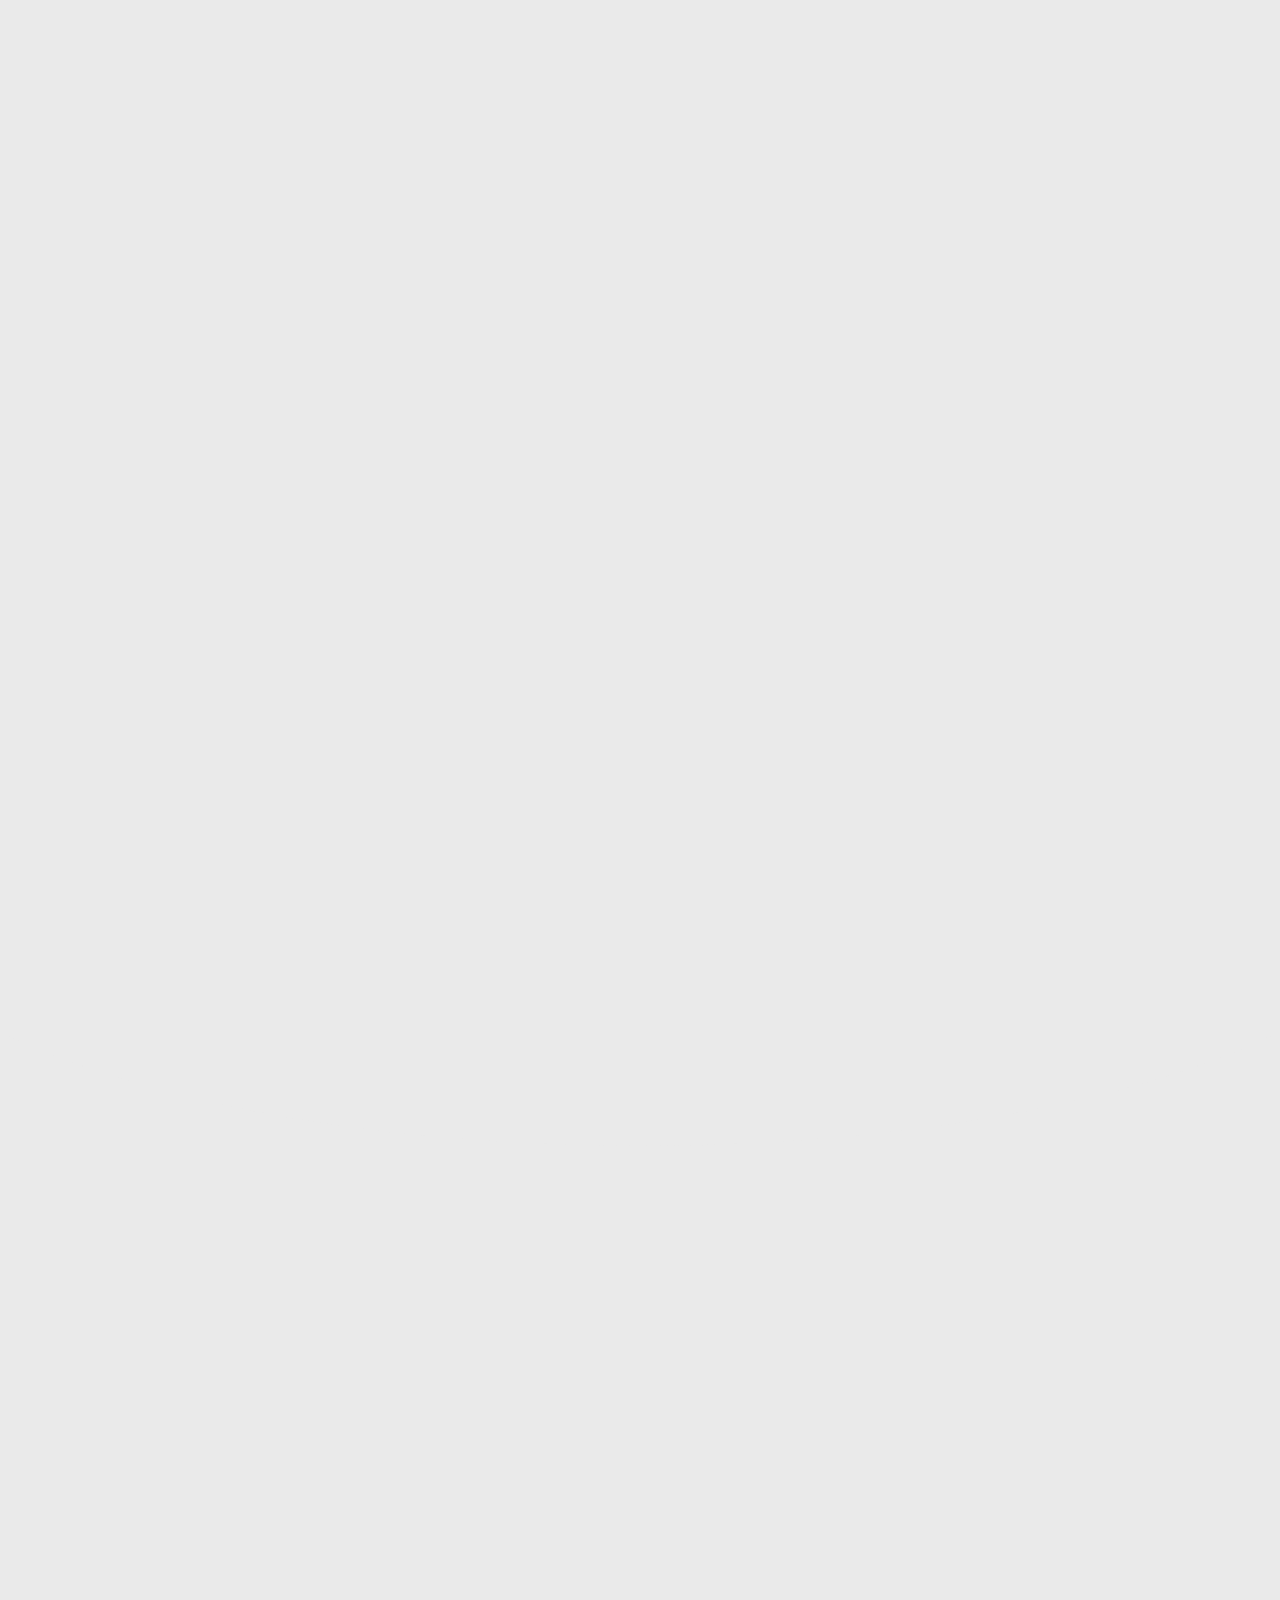
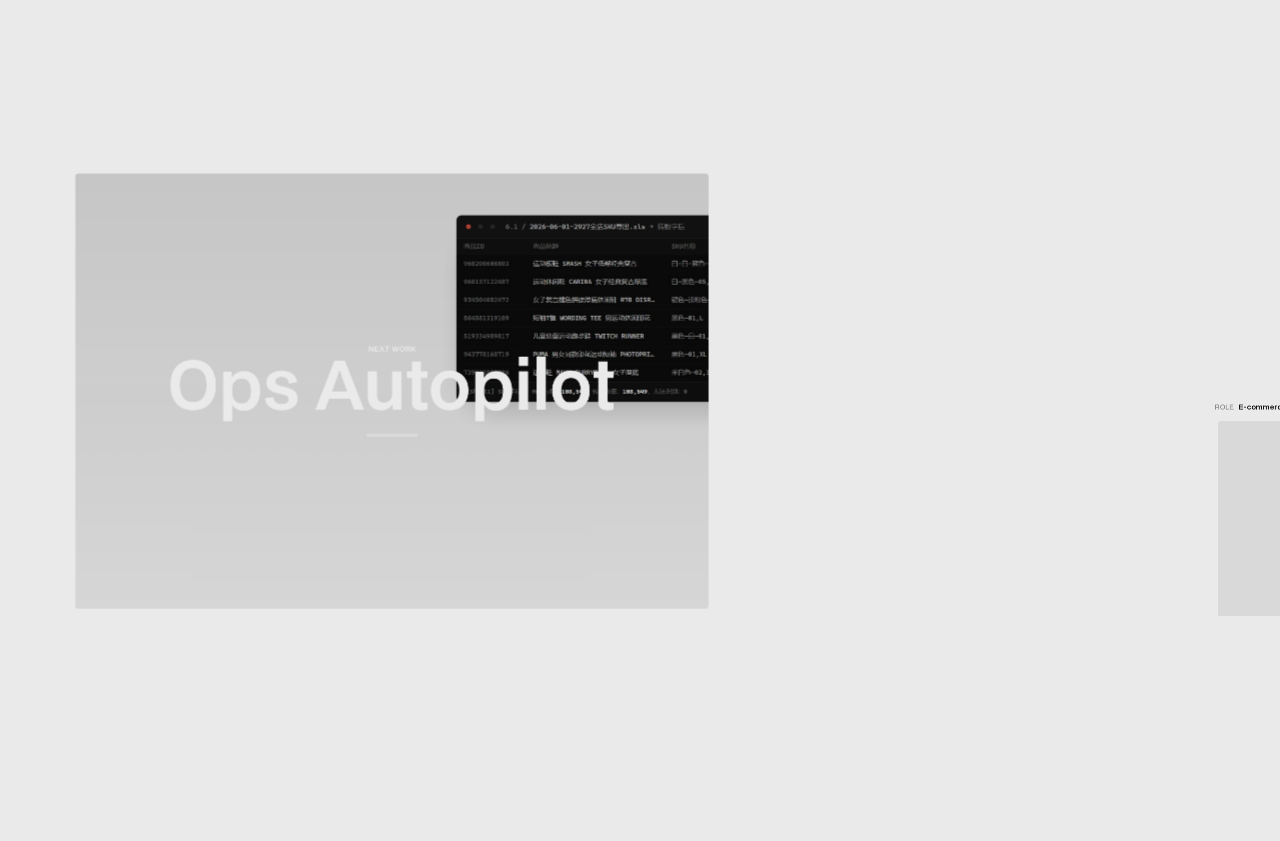
<file: work/claude-setup-kit.html>
<!DOCTYPE html>
<html lang="en">
<head>
<meta charset="UTF-8">
<meta name="viewport" content="width=device-width, initial-scale=1">
<title>Claude Setup Kit | Jael Chen</title>
<meta name="description" content="A paid setup guide and one-click script that gets non-technical people onto Claude.">
<meta name="theme-color" content="#eaeaea">
<meta property="og:type" content="article">
<meta property="og:title" content="Claude Setup Kit | Jael Chen">
<meta property="og:description" content="A paid setup guide and one-click script that gets non-technical people onto Claude.">
<meta property="og:image" content="../assets/work/claude-setup-kit-hero.webp">
<link rel="icon" type="image/svg+xml" href="../assets/favicon.svg">
<link rel="preload" href="../assets/fonts/BDOGrotesk-Regular.woff2" as="font" type="font/woff2" crossorigin>
<link rel="preload" href="../assets/fonts/BDOGrotesk-DemiBold.woff2" as="font" type="font/woff2" crossorigin>
<link rel="stylesheet" href="../styles.css">
</head>
<body data-initial-loader="pending" data-section-theme="active" data-footer-theme="inactive" data-menu-status="">

<!-- ================= Loader ================= -->
<div class="loader" data-load-wrap data-load-state="booting" aria-hidden="true">
  <div class="loader__panel" data-load-panel>
    <div class="loader__panel-fill" data-load-panel-fill></div>
    <div class="loader__panel-bottom" data-load-panel-bottom></div>
    <div class="loader__container" data-load-container>
      <div class="loader__logo" data-load-logo>
        <div class="loader__logo-column"><div class="loader__logo-track" data-load-track data-letter="J"></div></div>
        <div class="loader__logo-column"><div class="loader__logo-track" data-load-track data-letter="A"></div></div>
        <div class="loader__logo-column"><div class="loader__logo-track" data-load-track data-letter="E"></div></div>
        <div class="loader__logo-column"><div class="loader__logo-track" data-load-track data-letter="L"></div></div>
      </div>
    </div>
  </div>
</div>



<!-- ================= Header + underlay nav ================= -->
<div class="underlay-nav" data-site-header data-section-theme="inactive" data-footer-theme="inactive">
  <div class="header-progressive-blur" data-header-blur aria-hidden="true">
    <div class="header-progressive-blur__layer is--1"></div>
    <div class="header-progressive-blur__layer is--2"></div>
    <div class="header-progressive-blur__layer is--3"></div>
    <div class="header-progressive-blur__layer is--4"></div>
    <div class="header-progressive-blur__layer is--5"></div>
  </div>

  <header class="underlay-nav__header">
    <div class="underlay-nav__container">
      <a href="#top" class="underlay-nav__logo" aria-label="Jael Chen home" data-scroll-top>
        <span class="underlay-nav__logo-mark" aria-hidden="true">J.</span>
      </a>
      <div class="underlay-nav__actions">
        <a href="mailto:2069490556@qq.com" class="button-043 underlay-nav__cta-header">
          <span class="button-043__bg"><span class="button-043__bg-hover"></span></span>
          <span class="button-043__inner">
            <span class="button-043__mask"><span class="button-043__text">Say hello</span></span>
            <span class="button-043__icon-wrap">
              <span class="button-043__icon-bg"></span>
              <span class="button-043__icon-mask"><span class="button-043__icon-list">
                <svg class="button-043__icon" viewBox="0 0 16 16" fill="none" aria-hidden="true"><path d="M3 13L13 3M13 3H5M13 3V11" stroke="currentColor" stroke-width="1.6" stroke-linecap="square"/></svg>
                <svg class="button-043__icon" viewBox="0 0 16 16" fill="none" aria-hidden="true"><path d="M3 13L13 3M13 3H5M13 3V11" stroke="currentColor" stroke-width="1.6" stroke-linecap="square"/></svg>
                <svg class="button-043__icon" viewBox="0 0 16 16" fill="none" aria-hidden="true"><path d="M3 13L13 3M13 3H5M13 3V11" stroke="currentColor" stroke-width="1.6" stroke-linecap="square"/></svg>
              </span></span>
            </span>
          </span>
        </a>
        <button class="underlay-nav__toggle" data-underlay-nav-toggle aria-expanded="false" aria-label="open menu">
          <span class="underlay-nav__toggle-icon">
            <span class="underlay-nav__toggle-bar"></span>
            <span class="underlay-nav__toggle-bar"></span>
          </span>
        </button>
      </div>
    </div>
  </header>

  <nav class="underlay-nav__menu" data-underlay-nav-menu aria-label="Site">
    <div class="underlay-nav__inner">
      <ul class="underlay-nav__list">
        <li data-reveal-l><a href="#top" class="underlay-nav__link-large w--current" data-menu-link><span class="underlay-nav__link-label">Home</span></a></li>
        <li data-reveal-l><a href="#work" class="underlay-nav__link-large" data-menu-link><span class="underlay-nav__link-label">Work</span></a></li>
        <li data-reveal-l><a href="#about" class="underlay-nav__link-large" data-menu-link><span class="underlay-nav__link-label">About</span></a></li>
        <li data-reveal-l><a href="#contact" class="underlay-nav__link-large" data-menu-link><span class="underlay-nav__link-label">Contact</span></a></li>
      </ul>
      <div class="underlay-nav__bottom">
        <div class="underlay-nav__bottom-col">
          <div data-reveal-s><span class="underlay-nav__link-small is--faded">Elsewhere</span></div>
          <ul class="underlay-nav__list is--small">
            <li data-reveal-s><a href="https://www.xiaohongshu.com/" target="_blank" rel="noopener" class="underlay-nav__link-small underlay-nav__hover-link" data-underlay-hover-link><span class="underlay-nav__hover-label" data-underlay-hover-current>Xiaohongshu</span><span class="underlay-nav__hover-label" data-underlay-hover-next aria-hidden="true">Xiaohongshu</span></a></li>
            <li data-reveal-s><a href="../assets/wechat-qr-jael.png" target="_blank" rel="noopener" class="underlay-nav__link-small underlay-nav__hover-link" data-underlay-hover-link><span class="underlay-nav__hover-label" data-underlay-hover-current>WeChat</span><span class="underlay-nav__hover-label" data-underlay-hover-next aria-hidden="true">WeChat</span></a></li>
          </ul>
        </div>
        <div class="underlay-nav__bottom-col">
          <div data-reveal-s><span class="underlay-nav__link-small is--faded">Contact</span></div>
          <ul class="underlay-nav__list is--small">
            <li data-reveal-s><a href="mailto:2069490556@qq.com" class="underlay-nav__link-small underlay-nav__hover-link" data-underlay-hover-link><span class="underlay-nav__hover-label" data-underlay-hover-current>2069490556@qq.com</span><span class="underlay-nav__hover-label" data-underlay-hover-next aria-hidden="true">2069490556@qq.com</span></a></li>
            <li data-reveal-s><a href="mailto:2069490556@qq.com?subject=Internship" class="underlay-nav__link-small underlay-nav__hover-link" data-underlay-hover-link><span class="underlay-nav__hover-label" data-underlay-hover-current>Hiring for Shanghai?</span><span class="underlay-nav__hover-label" data-underlay-hover-next aria-hidden="true">Hiring for Shanghai?</span></a></li>
          </ul>
        </div>
        <div class="underlay-nav__bottom-border"></div>
      </div>
    </div>
  </nav>

  <div class="underlay-nav__overlay" data-underlay-nav-overlay>
    <div class="underlay-nav__dark"></div>
    <div class="underlay-nav__borders">
      <div class="underlay-nav__border-row"><div class="underlay-nav__border"></div><div class="underlay-nav__corner"></div></div>
      <div class="underlay-nav__border-row"><div class="underlay-nav__corner is--bottom"></div><div class="underlay-nav__border"></div></div>
    </div>
  </div>
</div>

<div class="transition" data-transition-wrap aria-hidden="true"><div class="transition__middle" data-transition-middle></div></div>

<!-- ================= Page ================= -->
<div data-main>
<main id="top" class="page page--work" data-page="work-detail">
  <article class="wd-case-study">
    <section class="wd-hero">
      <h1 class="wd-title" data-work-detail-title>Claude Setup Kit</h1>
      <div class="wd-meta" data-wd-meta><div class="wd-meta__item"><span class="wd-meta__label">Role</span><span class="wd-meta__value">Founder, builder, support</span></div><div class="wd-meta__item"><span class="wd-meta__label">Category</span><span class="wd-meta__value">Independent product</span></div><div class="wd-meta__item"><span class="wd-meta__label">Year</span><span class="wd-meta__value">2025 – now</span></div><div class="wd-meta__item"><span class="wd-meta__label">Scope</span><span class="wd-meta__value">Product, Pricing, Delivery, Support</span></div></div>
    </section>
    <div class="wd-hero-img" data-wd-reveal><img class="wd-hero-img__img" src="../assets/work/claude-setup-kit-hero.webp" alt="Claude Setup Kit" width="1920" height="1080" decoding="async"></div>
    <section class="wd-description" data-wd-reveal><p class="wd-description__label">Project Description</p><div class="wd-description__body"><p class="wd-description__text">Plenty of people in China want to use Claude and get stuck on the network setup. The need was real and people were willing to pay, but nobody had packaged it into something they could finish on their own.</p><p class="wd-description__text">Two tiers: a ¥19.9 step-by-step guide and a ¥49.9 one-click configuration script. The pricing is built around willingness to pay and near-zero marginal cost. Delivery is automated, the documents are watermarked, and there is hands-on support for the people who get stuck anyway. It survived platform reviews, duplicate-listing flags and one takedown, each fixed by me.</p></div></section>
    <section class="wd-details-section is-after-description" data-wd-reveal><div class="wd-details-section__label"><span class="wd-section-label">Project Details</span></div><dl class="wd-details"><div class="wd-details__row"><dt>Format</dt><dd>Written guide and one-click script</dd></div><div class="wd-details__row"><dt>Users</dt><dd>100+ paying</dd></div><div class="wd-details__row"><dt>Result</dt><dd>¥4,000+ profit by August 2026</dd></div><div class="wd-details__row"><dt>Status</dt><dd>Live, support ongoing</dd></div></dl></section>
    <section class="wd-image-break is-two-up" data-wd-gallery>
      <figure class="wd-image-break__item" data-wd-gallery-item><img class="wd-image-break__img" src="../assets/work/claude-setup-kit-hero-hover.webp" alt="" width="1920" height="1080" loading="lazy" decoding="async"></figure>
      <figure class="wd-image-break__item" data-wd-gallery-item><img class="wd-image-break__img" src="../assets/work/claude-setup-kit-card.webp" alt="" width="800" height="1200" loading="lazy" decoding="async"></figure>
    </section>
    <section class="wd-description is-after-media" data-wd-reveal><p class="wd-description__label">What I learned</p><div class="wd-description__body"><p class="wd-description__text">Revenue tracked my hours one-to-one, because support needs a human online. Seeing that ceiling is why I started building an AI support agent for the shop.</p><p class="wd-description__text">The product was never the script. It was the promise that someone would get them to the end.</p></div></section>
  </article>

  <!-- Next work: pinned for two screens, then turns the page on its own -->
  <section class="scroll-next" data-scroll-next-wrap aria-label="Scroll to next work: Ops Autopilot">
    <a href="ops-autopilot.html" class="scroll-next__inner" data-scroll-next-link data-work-detail-direction="next" aria-label="Next work: Ops Autopilot">
      <div class="scroll-next__bg"><img class="scroll-next__bg-img" src="../assets/work/ops-autopilot-hero.webp" alt="" width="1920" height="1080" loading="lazy" decoding="async" data-scroll-next-bg><div class="scroll-next__bg-overlay" data-scroll-next-overlay></div></div>
      <div class="scroll-next__center">
        <span class="scroll-next__sub">Next Work</span>
        <h2 class="scroll-next__h">Ops Autopilot</h2>
        <div class="scroll-next__progress" aria-hidden="true"><div class="scroll-next__progress-track"><div class="scroll-next__progress-fill" data-scroll-next-path></div></div></div>
      </div>
    </a>
  </section>
  <section class="scroll-next-mobile" data-scroll-next-mobile aria-label="Next work: Ops Autopilot">
    <div class="scroll-next-mobile__content">
      <div class="scroll-next-mobile__copy"><span class="scroll-next-mobile__sub">Next Work</span><h2 class="scroll-next-mobile__h">Ops Autopilot</h2></div>
      <a href="ops-autopilot.html" class="button-043 scroll-next-mobile__button" data-work-detail-direction="next" aria-label="Next work: Ops Autopilot">
        <span class="button-043__bg"><span class="button-043__bg-hover"></span></span>
        <span class="button-043__inner">
          <span class="button-043__mask"><span class="button-043__text">Click to view</span></span>
          <span class="button-043__icon-wrap"><span class="button-043__icon-bg"></span><span class="button-043__icon-mask"><span class="button-043__icon-list"><svg class="button-043__icon" viewBox="0 0 16 16" fill="none" aria-hidden="true"><path d="M2 8H14M14 8L9 3M14 8L9 13" stroke="currentColor" stroke-width="1.6"/></svg><svg class="button-043__icon" viewBox="0 0 16 16" fill="none" aria-hidden="true"><path d="M2 8H14M14 8L9 3M14 8L9 13" stroke="currentColor" stroke-width="1.6"/></svg><svg class="button-043__icon" viewBox="0 0 16 16" fill="none" aria-hidden="true"><path d="M2 8H14M14 8L9 3M14 8L9 13" stroke="currentColor" stroke-width="1.6"/></svg></span></span></span>
        </span>
      </a>
    </div>
    <div class="scroll-next-mobile__image"><img class="scroll-next-mobile__img" src="../assets/work/ops-autopilot-hero.webp" alt="" width="1920" height="1080" loading="lazy" decoding="async"></div>
  </section>

  <div class="wd-visit-fixed" role="navigation" aria-label="Project navigation">
    <a href="this-website.html" class="wd-visit-arrow wd-visit-arrow--previous" aria-label="Previous project: This Website" data-work-detail-direction="previous"><span class="wd-visit-arrow__bg" aria-hidden="true"><span class="wd-visit-arrow__bg-hover"></span></span><span class="wd-visit-arrow__mask" aria-hidden="true"><span class="wd-visit-arrow__list"><svg class="wd-visit-arrow__icon" viewBox="0 0 16 16" fill="none" aria-hidden="true"><path d="M2 8H14M14 8L9 3M14 8L9 13" stroke="currentColor" stroke-width="1.6"/></svg><svg class="wd-visit-arrow__icon" viewBox="0 0 16 16" fill="none" aria-hidden="true"><path d="M2 8H14M14 8L9 3M14 8L9 13" stroke="currentColor" stroke-width="1.6"/></svg><svg class="wd-visit-arrow__icon" viewBox="0 0 16 16" fill="none" aria-hidden="true"><path d="M2 8H14M14 8L9 3M14 8L9 13" stroke="currentColor" stroke-width="1.6"/></svg></span></span></a>
    <a href="ops-autopilot.html" class="wd-visit-arrow" aria-label="Next project: Ops Autopilot" data-work-detail-direction="next"><span class="wd-visit-arrow__bg" aria-hidden="true"><span class="wd-visit-arrow__bg-hover"></span></span><span class="wd-visit-arrow__mask" aria-hidden="true"><span class="wd-visit-arrow__list"><svg class="wd-visit-arrow__icon" viewBox="0 0 16 16" fill="none" aria-hidden="true"><path d="M2 8H14M14 8L9 3M14 8L9 13" stroke="currentColor" stroke-width="1.6"/></svg><svg class="wd-visit-arrow__icon" viewBox="0 0 16 16" fill="none" aria-hidden="true"><path d="M2 8H14M14 8L9 3M14 8L9 13" stroke="currentColor" stroke-width="1.6"/></svg><svg class="wd-visit-arrow__icon" viewBox="0 0 16 16" fill="none" aria-hidden="true"><path d="M2 8H14M14 8L9 3M14 8L9 13" stroke="currentColor" stroke-width="1.6"/></svg></span></span></a>
  </div>
</main>
</div>

<script src="../assets/vendor/gsap.min.js"></script>
<script src="../assets/vendor/ScrollTrigger.min.js"></script>
<script src="../assets/vendor/SplitText.min.js"></script>
<script src="../assets/vendor/lenis.min.js"></script>
<script src="../main.js"></script>
</body>
</html>
</file>
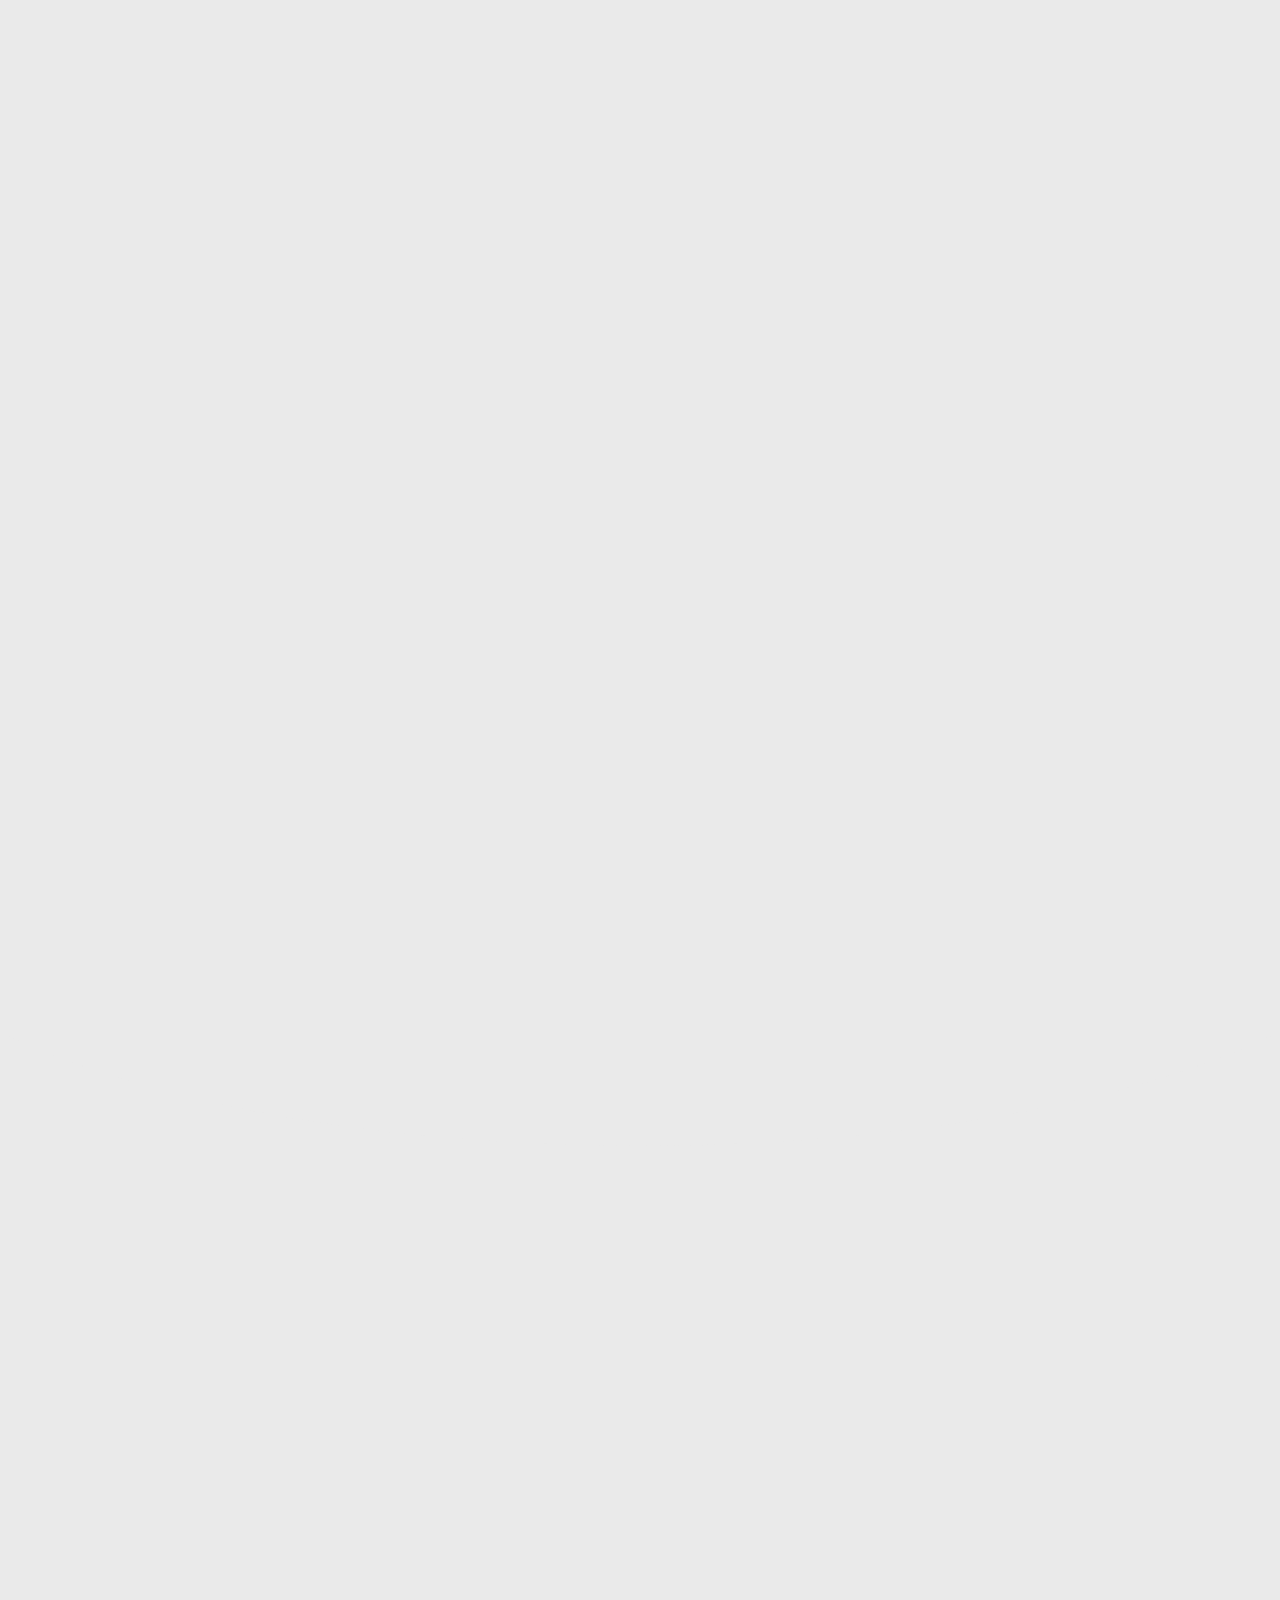
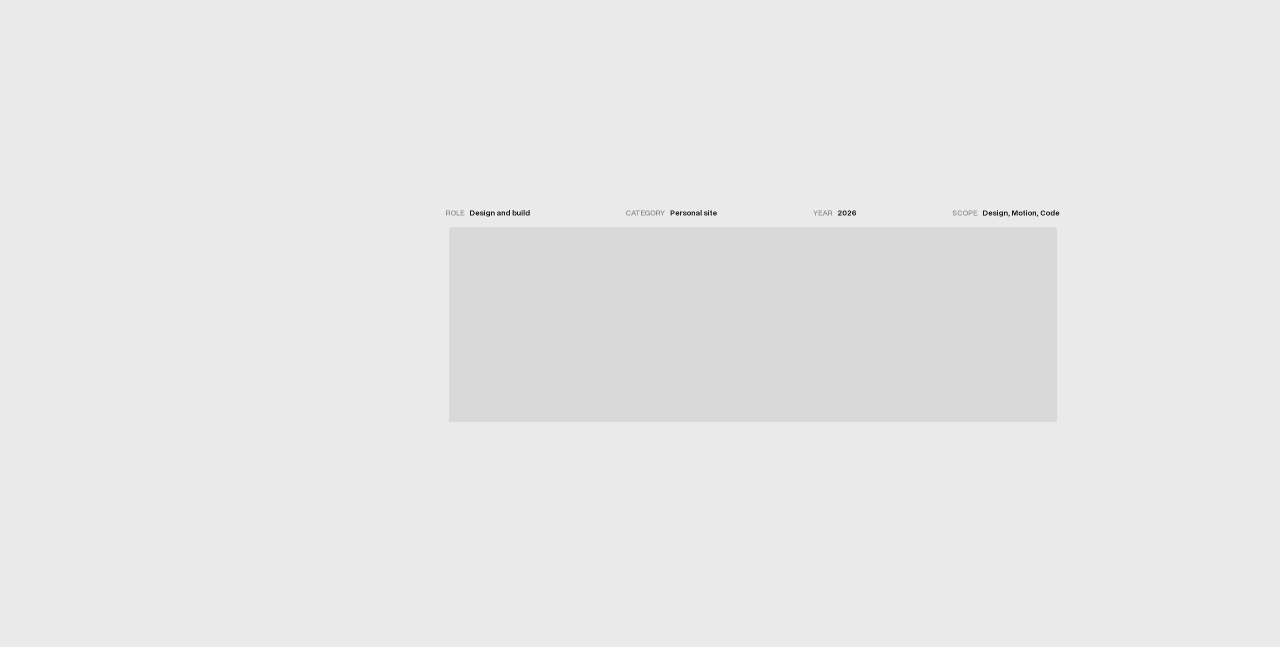
<file: work/learning-in-public.html>
<!DOCTYPE html>
<html lang="en">
<head>
<meta charset="UTF-8">
<meta name="viewport" content="width=device-width, initial-scale=1">
<title>Learning in Public | Jael Chen</title>
<meta name="description" content="Notes on Xiaohongshu about the AI tools I actually use and the mistakes I make with them.">
<meta name="theme-color" content="#eaeaea">
<meta property="og:type" content="article">
<meta property="og:title" content="Learning in Public | Jael Chen">
<meta property="og:description" content="Notes on Xiaohongshu about the AI tools I actually use and the mistakes I make with them.">
<meta property="og:image" content="../assets/work/learning-in-public-hero.webp">
<link rel="icon" type="image/svg+xml" href="../assets/favicon.svg">
<link rel="preload" href="../assets/fonts/BDOGrotesk-Regular.woff2" as="font" type="font/woff2" crossorigin>
<link rel="preload" href="../assets/fonts/BDOGrotesk-DemiBold.woff2" as="font" type="font/woff2" crossorigin>
<link rel="stylesheet" href="../styles.css">
</head>
<body data-initial-loader="pending" data-section-theme="active" data-footer-theme="inactive" data-menu-status="">

<!-- ================= Loader ================= -->
<div class="loader" data-load-wrap data-load-state="booting" aria-hidden="true">
  <div class="loader__panel" data-load-panel>
    <div class="loader__panel-fill" data-load-panel-fill></div>
    <div class="loader__panel-bottom" data-load-panel-bottom></div>
    <div class="loader__container" data-load-container>
      <div class="loader__logo" data-load-logo>
        <div class="loader__logo-column"><div class="loader__logo-track" data-load-track data-letter="J"></div></div>
        <div class="loader__logo-column"><div class="loader__logo-track" data-load-track data-letter="A"></div></div>
        <div class="loader__logo-column"><div class="loader__logo-track" data-load-track data-letter="E"></div></div>
        <div class="loader__logo-column"><div class="loader__logo-track" data-load-track data-letter="L"></div></div>
      </div>
    </div>
  </div>
</div>



<!-- ================= Header + underlay nav ================= -->
<div class="underlay-nav" data-site-header data-section-theme="inactive" data-footer-theme="inactive">
  <div class="header-progressive-blur" data-header-blur aria-hidden="true">
    <div class="header-progressive-blur__layer is--1"></div>
    <div class="header-progressive-blur__layer is--2"></div>
    <div class="header-progressive-blur__layer is--3"></div>
    <div class="header-progressive-blur__layer is--4"></div>
    <div class="header-progressive-blur__layer is--5"></div>
  </div>

  <header class="underlay-nav__header">
    <div class="underlay-nav__container">
      <a href="#top" class="underlay-nav__logo" aria-label="Jael Chen home" data-scroll-top>
        <span class="underlay-nav__logo-mark" aria-hidden="true">J.</span>
      </a>
      <div class="underlay-nav__actions">
        <a href="mailto:2069490556@qq.com" class="button-043 underlay-nav__cta-header">
          <span class="button-043__bg"><span class="button-043__bg-hover"></span></span>
          <span class="button-043__inner">
            <span class="button-043__mask"><span class="button-043__text">Say hello</span></span>
            <span class="button-043__icon-wrap">
              <span class="button-043__icon-bg"></span>
              <span class="button-043__icon-mask"><span class="button-043__icon-list">
                <svg class="button-043__icon" viewBox="0 0 16 16" fill="none" aria-hidden="true"><path d="M3 13L13 3M13 3H5M13 3V11" stroke="currentColor" stroke-width="1.6" stroke-linecap="square"/></svg>
                <svg class="button-043__icon" viewBox="0 0 16 16" fill="none" aria-hidden="true"><path d="M3 13L13 3M13 3H5M13 3V11" stroke="currentColor" stroke-width="1.6" stroke-linecap="square"/></svg>
                <svg class="button-043__icon" viewBox="0 0 16 16" fill="none" aria-hidden="true"><path d="M3 13L13 3M13 3H5M13 3V11" stroke="currentColor" stroke-width="1.6" stroke-linecap="square"/></svg>
              </span></span>
            </span>
          </span>
        </a>
        <button class="underlay-nav__toggle" data-underlay-nav-toggle aria-expanded="false" aria-label="open menu">
          <span class="underlay-nav__toggle-icon">
            <span class="underlay-nav__toggle-bar"></span>
            <span class="underlay-nav__toggle-bar"></span>
          </span>
        </button>
      </div>
    </div>
  </header>

  <nav class="underlay-nav__menu" data-underlay-nav-menu aria-label="Site">
    <div class="underlay-nav__inner">
      <ul class="underlay-nav__list">
        <li data-reveal-l><a href="#top" class="underlay-nav__link-large w--current" data-menu-link><span class="underlay-nav__link-label">Home</span></a></li>
        <li data-reveal-l><a href="#work" class="underlay-nav__link-large" data-menu-link><span class="underlay-nav__link-label">Work</span></a></li>
        <li data-reveal-l><a href="#about" class="underlay-nav__link-large" data-menu-link><span class="underlay-nav__link-label">About</span></a></li>
        <li data-reveal-l><a href="#contact" class="underlay-nav__link-large" data-menu-link><span class="underlay-nav__link-label">Contact</span></a></li>
      </ul>
      <div class="underlay-nav__bottom">
        <div class="underlay-nav__bottom-col">
          <div data-reveal-s><span class="underlay-nav__link-small is--faded">Elsewhere</span></div>
          <ul class="underlay-nav__list is--small">
            <li data-reveal-s><a href="https://www.xiaohongshu.com/" target="_blank" rel="noopener" class="underlay-nav__link-small underlay-nav__hover-link" data-underlay-hover-link><span class="underlay-nav__hover-label" data-underlay-hover-current>Xiaohongshu</span><span class="underlay-nav__hover-label" data-underlay-hover-next aria-hidden="true">Xiaohongshu</span></a></li>
            <li data-reveal-s><a href="../assets/wechat-qr-jael.png" target="_blank" rel="noopener" class="underlay-nav__link-small underlay-nav__hover-link" data-underlay-hover-link><span class="underlay-nav__hover-label" data-underlay-hover-current>WeChat</span><span class="underlay-nav__hover-label" data-underlay-hover-next aria-hidden="true">WeChat</span></a></li>
          </ul>
        </div>
        <div class="underlay-nav__bottom-col">
          <div data-reveal-s><span class="underlay-nav__link-small is--faded">Contact</span></div>
          <ul class="underlay-nav__list is--small">
            <li data-reveal-s><a href="mailto:2069490556@qq.com" class="underlay-nav__link-small underlay-nav__hover-link" data-underlay-hover-link><span class="underlay-nav__hover-label" data-underlay-hover-current>2069490556@qq.com</span><span class="underlay-nav__hover-label" data-underlay-hover-next aria-hidden="true">2069490556@qq.com</span></a></li>
            <li data-reveal-s><a href="mailto:2069490556@qq.com?subject=Internship" class="underlay-nav__link-small underlay-nav__hover-link" data-underlay-hover-link><span class="underlay-nav__hover-label" data-underlay-hover-current>Hiring for Shanghai?</span><span class="underlay-nav__hover-label" data-underlay-hover-next aria-hidden="true">Hiring for Shanghai?</span></a></li>
          </ul>
        </div>
        <div class="underlay-nav__bottom-border"></div>
      </div>
    </div>
  </nav>

  <div class="underlay-nav__overlay" data-underlay-nav-overlay>
    <div class="underlay-nav__dark"></div>
    <div class="underlay-nav__borders">
      <div class="underlay-nav__border-row"><div class="underlay-nav__border"></div><div class="underlay-nav__corner"></div></div>
      <div class="underlay-nav__border-row"><div class="underlay-nav__corner is--bottom"></div><div class="underlay-nav__border"></div></div>
    </div>
  </div>
</div>

<div class="transition" data-transition-wrap aria-hidden="true"><div class="transition__middle" data-transition-middle></div></div>

<!-- ================= Page ================= -->
<div data-main>
<main id="top" class="page page--work" data-page="work-detail">
  <article class="wd-case-study">
    <section class="wd-hero">
      <h1 class="wd-title" data-work-detail-title>Learning in Public</h1>
      <div class="wd-meta" data-wd-meta><div class="wd-meta__item"><span class="wd-meta__label">Role</span><span class="wd-meta__value">Writer</span></div><div class="wd-meta__item"><span class="wd-meta__label">Category</span><span class="wd-meta__value">Notes</span></div><div class="wd-meta__item"><span class="wd-meta__label">Year</span><span class="wd-meta__value">Ongoing</span></div><div class="wd-meta__item"><span class="wd-meta__label">Scope</span><span class="wd-meta__value">Writing, Process, Tooling</span></div></div>
    </section>
    <div class="wd-hero-img" data-wd-reveal><img class="wd-hero-img__img" src="../assets/work/learning-in-public-hero.webp" alt="Learning in Public" width="1920" height="1080" decoding="async"></div>
    <section class="wd-description" data-wd-reveal><p class="wd-description__label">Project Description</p><div class="wd-description__body"><p class="wd-description__text">I write about the AI tools I genuinely use day to day and where they break. No tutorial voice, no hype. The point is to make the useful parts of the process findable by whoever needs them next.</p><p class="wd-description__text">It doubles as a public log of what I am building, so anyone reading this site can see whether I am still making things.</p></div></section>
    <section class="wd-details-section is-after-description" data-wd-reveal><div class="wd-details-section__label"><span class="wd-section-label">Project Details</span></div><dl class="wd-details"><div class="wd-details__row"><dt>Platform</dt><dd>Xiaohongshu</dd></div><div class="wd-details__row"><dt>Topics</dt><dd>AI tools in daily use, and where they fail</dd></div><div class="wd-details__row"><dt>Cadence</dt><dd>When there is something worth saying</dd></div><div class="wd-details__row"><dt>Status</dt><dd>Ongoing</dd></div></dl></section>
    <section class="wd-image-break is-two-up" data-wd-gallery>
      <figure class="wd-image-break__item" data-wd-gallery-item><img class="wd-image-break__img" src="../assets/work/learning-in-public-hero-hover.webp" alt="" width="1920" height="1080" loading="lazy" decoding="async"></figure>
      <figure class="wd-image-break__item" data-wd-gallery-item><img class="wd-image-break__img" src="../assets/work/learning-in-public-card.webp" alt="" width="800" height="1200" loading="lazy" decoding="async"></figure>
    </section>
    <section class="wd-description is-after-media" data-wd-reveal><p class="wd-description__label">Why public</p><div class="wd-description__body"><p class="wd-description__text">Writing it down forces me to check whether a workflow actually works or whether I only think it does. Most of the mistakes in the notes are mine.</p></div></section>
  </article>

  <!-- Next work: pinned for two screens, then turns the page on its own -->
  <section class="scroll-next" data-scroll-next-wrap aria-label="Scroll to next work: This Website">
    <a href="this-website.html" class="scroll-next__inner" data-scroll-next-link data-work-detail-direction="next" aria-label="Next work: This Website">
      <div class="scroll-next__bg"><img class="scroll-next__bg-img" src="../assets/work/this-website-hero.webp" alt="" width="1920" height="1080" loading="lazy" decoding="async" data-scroll-next-bg><div class="scroll-next__bg-overlay" data-scroll-next-overlay></div></div>
      <div class="scroll-next__center">
        <span class="scroll-next__sub">Next Work</span>
        <h2 class="scroll-next__h">This Website</h2>
        <div class="scroll-next__progress" aria-hidden="true"><div class="scroll-next__progress-track"><div class="scroll-next__progress-fill" data-scroll-next-path></div></div></div>
      </div>
    </a>
  </section>
  <section class="scroll-next-mobile" data-scroll-next-mobile aria-label="Next work: This Website">
    <div class="scroll-next-mobile__content">
      <div class="scroll-next-mobile__copy"><span class="scroll-next-mobile__sub">Next Work</span><h2 class="scroll-next-mobile__h">This Website</h2></div>
      <a href="this-website.html" class="button-043 scroll-next-mobile__button" data-work-detail-direction="next" aria-label="Next work: This Website">
        <span class="button-043__bg"><span class="button-043__bg-hover"></span></span>
        <span class="button-043__inner">
          <span class="button-043__mask"><span class="button-043__text">Click to view</span></span>
          <span class="button-043__icon-wrap"><span class="button-043__icon-bg"></span><span class="button-043__icon-mask"><span class="button-043__icon-list"><svg class="button-043__icon" viewBox="0 0 16 16" fill="none" aria-hidden="true"><path d="M2 8H14M14 8L9 3M14 8L9 13" stroke="currentColor" stroke-width="1.6"/></svg><svg class="button-043__icon" viewBox="0 0 16 16" fill="none" aria-hidden="true"><path d="M2 8H14M14 8L9 3M14 8L9 13" stroke="currentColor" stroke-width="1.6"/></svg><svg class="button-043__icon" viewBox="0 0 16 16" fill="none" aria-hidden="true"><path d="M2 8H14M14 8L9 3M14 8L9 13" stroke="currentColor" stroke-width="1.6"/></svg></span></span></span>
        </span>
      </a>
    </div>
    <div class="scroll-next-mobile__image"><img class="scroll-next-mobile__img" src="../assets/work/this-website-hero.webp" alt="" width="1920" height="1080" loading="lazy" decoding="async"></div>
  </section>

  <div class="wd-visit-fixed" role="navigation" aria-label="Project navigation">
    <a href="ops-autopilot.html" class="wd-visit-arrow wd-visit-arrow--previous" aria-label="Previous project: Ops Autopilot" data-work-detail-direction="previous"><span class="wd-visit-arrow__bg" aria-hidden="true"><span class="wd-visit-arrow__bg-hover"></span></span><span class="wd-visit-arrow__mask" aria-hidden="true"><span class="wd-visit-arrow__list"><svg class="wd-visit-arrow__icon" viewBox="0 0 16 16" fill="none" aria-hidden="true"><path d="M2 8H14M14 8L9 3M14 8L9 13" stroke="currentColor" stroke-width="1.6"/></svg><svg class="wd-visit-arrow__icon" viewBox="0 0 16 16" fill="none" aria-hidden="true"><path d="M2 8H14M14 8L9 3M14 8L9 13" stroke="currentColor" stroke-width="1.6"/></svg><svg class="wd-visit-arrow__icon" viewBox="0 0 16 16" fill="none" aria-hidden="true"><path d="M2 8H14M14 8L9 3M14 8L9 13" stroke="currentColor" stroke-width="1.6"/></svg></span></span></a>
    <a href="this-website.html" class="wd-visit-arrow" aria-label="Next project: This Website" data-work-detail-direction="next"><span class="wd-visit-arrow__bg" aria-hidden="true"><span class="wd-visit-arrow__bg-hover"></span></span><span class="wd-visit-arrow__mask" aria-hidden="true"><span class="wd-visit-arrow__list"><svg class="wd-visit-arrow__icon" viewBox="0 0 16 16" fill="none" aria-hidden="true"><path d="M2 8H14M14 8L9 3M14 8L9 13" stroke="currentColor" stroke-width="1.6"/></svg><svg class="wd-visit-arrow__icon" viewBox="0 0 16 16" fill="none" aria-hidden="true"><path d="M2 8H14M14 8L9 3M14 8L9 13" stroke="currentColor" stroke-width="1.6"/></svg><svg class="wd-visit-arrow__icon" viewBox="0 0 16 16" fill="none" aria-hidden="true"><path d="M2 8H14M14 8L9 3M14 8L9 13" stroke="currentColor" stroke-width="1.6"/></svg></span></span></a>
  </div>
</main>
</div>

<script src="../assets/vendor/gsap.min.js"></script>
<script src="../assets/vendor/ScrollTrigger.min.js"></script>
<script src="../assets/vendor/SplitText.min.js"></script>
<script src="../assets/vendor/lenis.min.js"></script>
<script src="../main.js"></script>
</body>
</html>
</file>
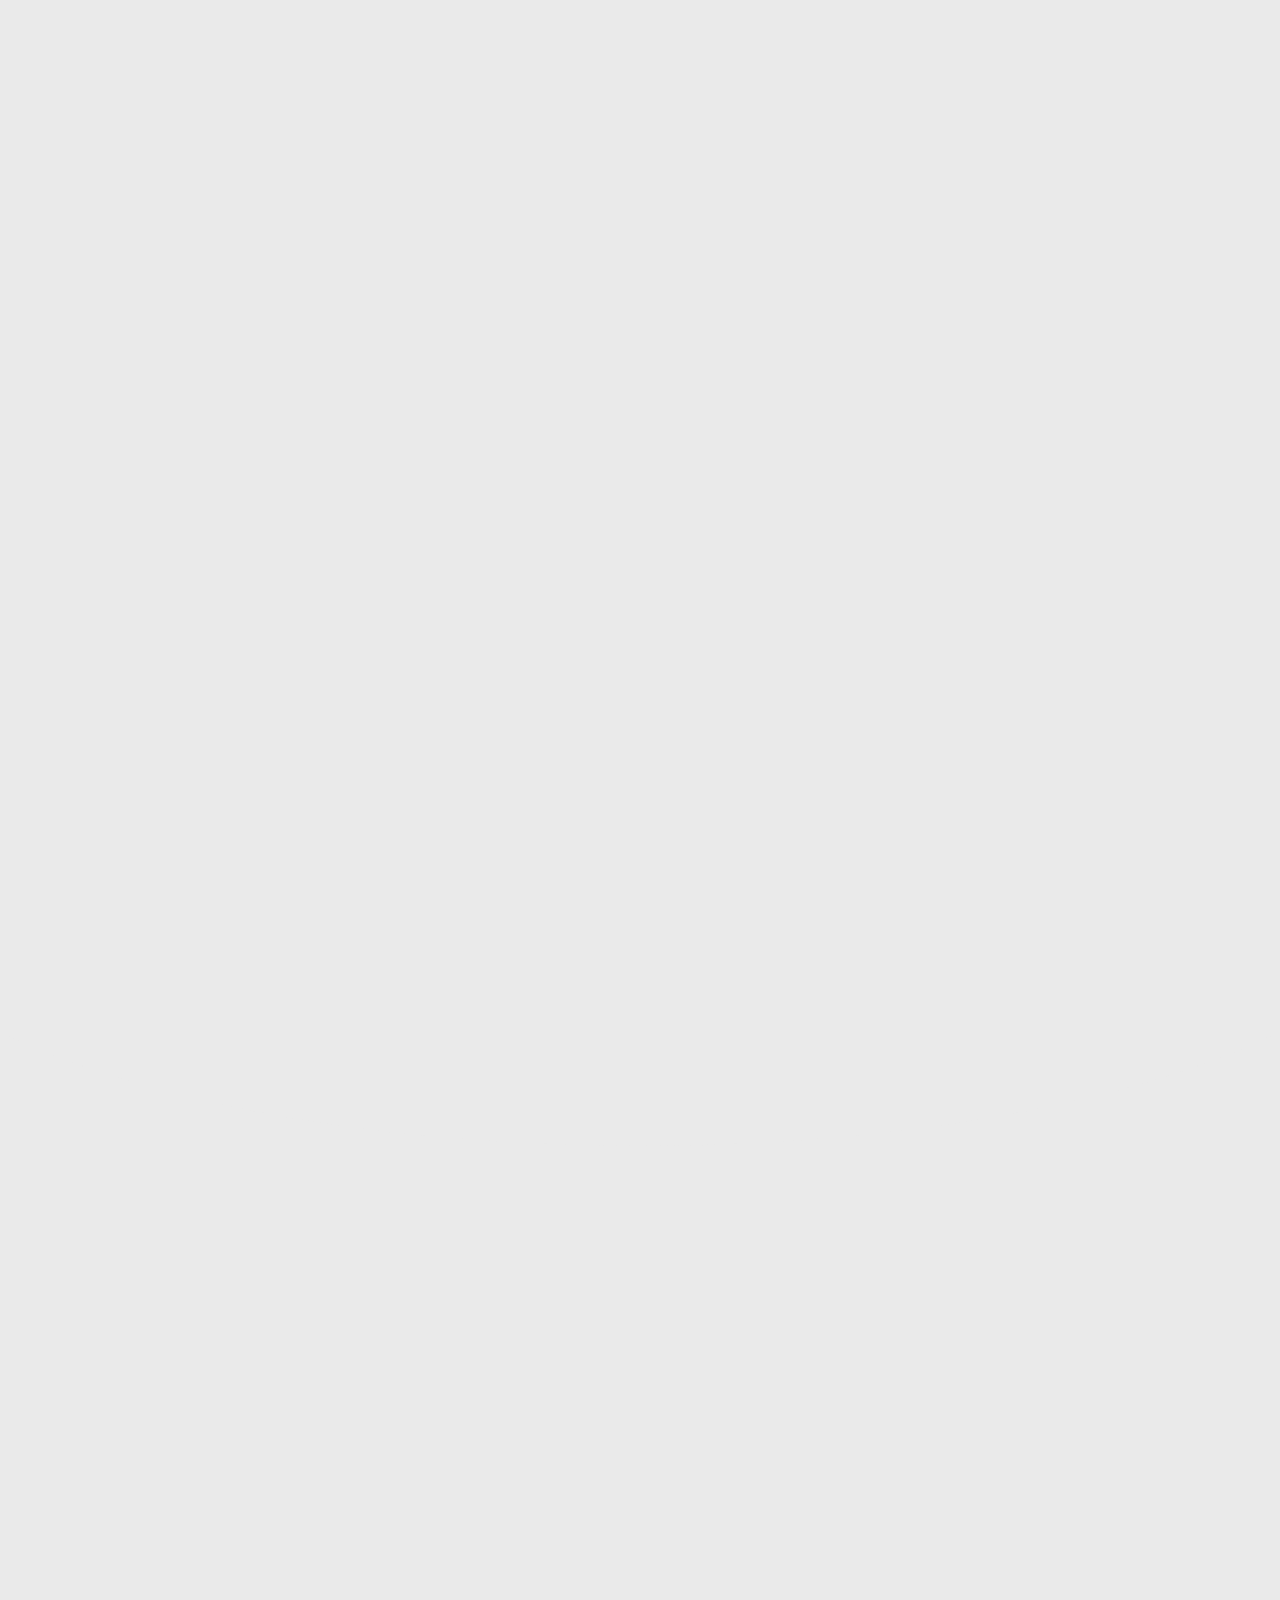
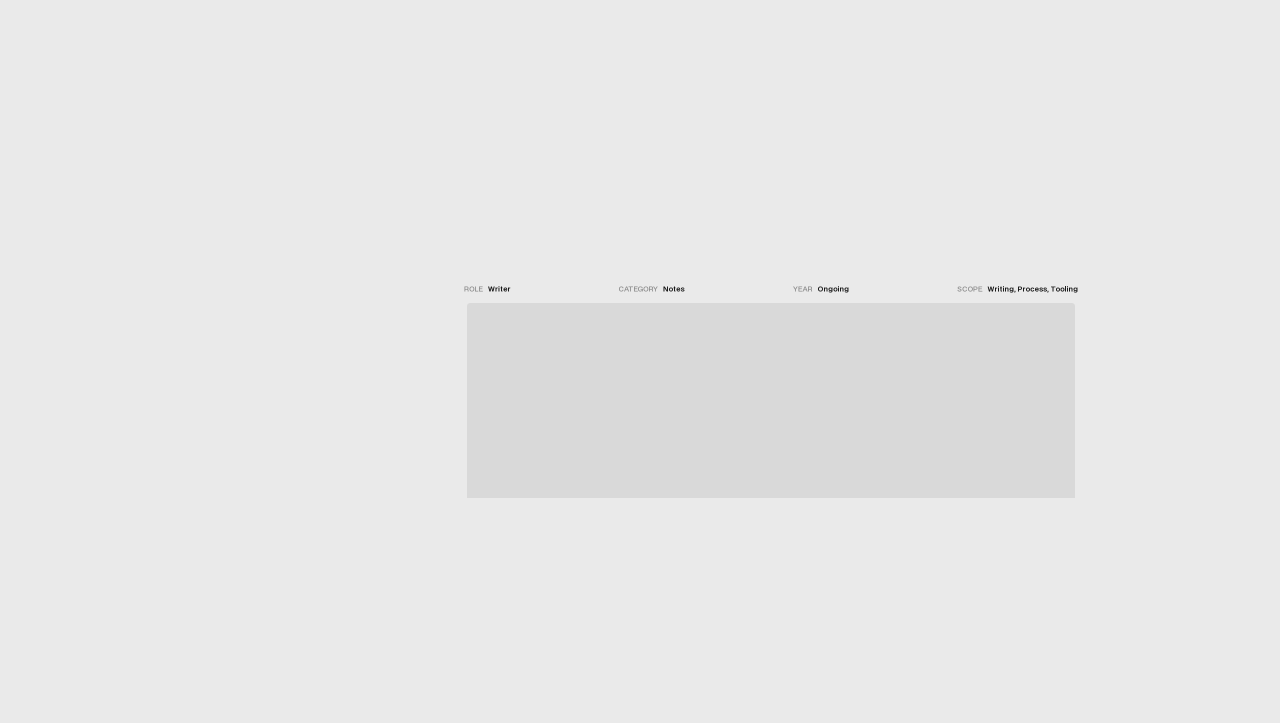
<file: work/ops-autopilot.html>
<!DOCTYPE html>
<html lang="en">
<head>
<meta charset="UTF-8">
<meta name="viewport" content="width=device-width, initial-scale=1">
<title>Ops Autopilot | Jael Chen</title>
<meta name="description" content="Scripts that took PUMA's daily Pinduoduo routine at Baozun from three hours to thirty minutes.">
<meta name="theme-color" content="#eaeaea">
<meta property="og:type" content="article">
<meta property="og:title" content="Ops Autopilot | Jael Chen">
<meta property="og:description" content="Scripts that took PUMA's daily Pinduoduo routine at Baozun from three hours to thirty minutes.">
<meta property="og:image" content="../assets/work/ops-autopilot-hero.webp">
<link rel="icon" type="image/svg+xml" href="../assets/favicon.svg">
<link rel="preload" href="../assets/fonts/BDOGrotesk-Regular.woff2" as="font" type="font/woff2" crossorigin>
<link rel="preload" href="../assets/fonts/BDOGrotesk-DemiBold.woff2" as="font" type="font/woff2" crossorigin>
<link rel="stylesheet" href="../styles.css">
</head>
<body data-initial-loader="pending" data-section-theme="active" data-footer-theme="inactive" data-menu-status="">

<!-- ================= Loader ================= -->
<div class="loader" data-load-wrap data-load-state="booting" aria-hidden="true">
  <div class="loader__panel" data-load-panel>
    <div class="loader__panel-fill" data-load-panel-fill></div>
    <div class="loader__panel-bottom" data-load-panel-bottom></div>
    <div class="loader__container" data-load-container>
      <div class="loader__logo" data-load-logo>
        <div class="loader__logo-column"><div class="loader__logo-track" data-load-track data-letter="J"></div></div>
        <div class="loader__logo-column"><div class="loader__logo-track" data-load-track data-letter="A"></div></div>
        <div class="loader__logo-column"><div class="loader__logo-track" data-load-track data-letter="E"></div></div>
        <div class="loader__logo-column"><div class="loader__logo-track" data-load-track data-letter="L"></div></div>
      </div>
    </div>
  </div>
</div>



<!-- ================= Header + underlay nav ================= -->
<div class="underlay-nav" data-site-header data-section-theme="inactive" data-footer-theme="inactive">
  <div class="header-progressive-blur" data-header-blur aria-hidden="true">
    <div class="header-progressive-blur__layer is--1"></div>
    <div class="header-progressive-blur__layer is--2"></div>
    <div class="header-progressive-blur__layer is--3"></div>
    <div class="header-progressive-blur__layer is--4"></div>
    <div class="header-progressive-blur__layer is--5"></div>
  </div>

  <header class="underlay-nav__header">
    <div class="underlay-nav__container">
      <a href="#top" class="underlay-nav__logo" aria-label="Jael Chen home" data-scroll-top>
        <span class="underlay-nav__logo-mark" aria-hidden="true">J.</span>
      </a>
      <div class="underlay-nav__actions">
        <a href="mailto:2069490556@qq.com" class="button-043 underlay-nav__cta-header">
          <span class="button-043__bg"><span class="button-043__bg-hover"></span></span>
          <span class="button-043__inner">
            <span class="button-043__mask"><span class="button-043__text">Say hello</span></span>
            <span class="button-043__icon-wrap">
              <span class="button-043__icon-bg"></span>
              <span class="button-043__icon-mask"><span class="button-043__icon-list">
                <svg class="button-043__icon" viewBox="0 0 16 16" fill="none" aria-hidden="true"><path d="M3 13L13 3M13 3H5M13 3V11" stroke="currentColor" stroke-width="1.6" stroke-linecap="square"/></svg>
                <svg class="button-043__icon" viewBox="0 0 16 16" fill="none" aria-hidden="true"><path d="M3 13L13 3M13 3H5M13 3V11" stroke="currentColor" stroke-width="1.6" stroke-linecap="square"/></svg>
                <svg class="button-043__icon" viewBox="0 0 16 16" fill="none" aria-hidden="true"><path d="M3 13L13 3M13 3H5M13 3V11" stroke="currentColor" stroke-width="1.6" stroke-linecap="square"/></svg>
              </span></span>
            </span>
          </span>
        </a>
        <button class="underlay-nav__toggle" data-underlay-nav-toggle aria-expanded="false" aria-label="open menu">
          <span class="underlay-nav__toggle-icon">
            <span class="underlay-nav__toggle-bar"></span>
            <span class="underlay-nav__toggle-bar"></span>
          </span>
        </button>
      </div>
    </div>
  </header>

  <nav class="underlay-nav__menu" data-underlay-nav-menu aria-label="Site">
    <div class="underlay-nav__inner">
      <ul class="underlay-nav__list">
        <li data-reveal-l><a href="#top" class="underlay-nav__link-large w--current" data-menu-link><span class="underlay-nav__link-label">Home</span></a></li>
        <li data-reveal-l><a href="#work" class="underlay-nav__link-large" data-menu-link><span class="underlay-nav__link-label">Work</span></a></li>
        <li data-reveal-l><a href="#about" class="underlay-nav__link-large" data-menu-link><span class="underlay-nav__link-label">About</span></a></li>
        <li data-reveal-l><a href="#contact" class="underlay-nav__link-large" data-menu-link><span class="underlay-nav__link-label">Contact</span></a></li>
      </ul>
      <div class="underlay-nav__bottom">
        <div class="underlay-nav__bottom-col">
          <div data-reveal-s><span class="underlay-nav__link-small is--faded">Elsewhere</span></div>
          <ul class="underlay-nav__list is--small">
            <li data-reveal-s><a href="https://www.xiaohongshu.com/" target="_blank" rel="noopener" class="underlay-nav__link-small underlay-nav__hover-link" data-underlay-hover-link><span class="underlay-nav__hover-label" data-underlay-hover-current>Xiaohongshu</span><span class="underlay-nav__hover-label" data-underlay-hover-next aria-hidden="true">Xiaohongshu</span></a></li>
            <li data-reveal-s><a href="../assets/wechat-qr-jael.png" target="_blank" rel="noopener" class="underlay-nav__link-small underlay-nav__hover-link" data-underlay-hover-link><span class="underlay-nav__hover-label" data-underlay-hover-current>WeChat</span><span class="underlay-nav__hover-label" data-underlay-hover-next aria-hidden="true">WeChat</span></a></li>
          </ul>
        </div>
        <div class="underlay-nav__bottom-col">
          <div data-reveal-s><span class="underlay-nav__link-small is--faded">Contact</span></div>
          <ul class="underlay-nav__list is--small">
            <li data-reveal-s><a href="mailto:2069490556@qq.com" class="underlay-nav__link-small underlay-nav__hover-link" data-underlay-hover-link><span class="underlay-nav__hover-label" data-underlay-hover-current>2069490556@qq.com</span><span class="underlay-nav__hover-label" data-underlay-hover-next aria-hidden="true">2069490556@qq.com</span></a></li>
            <li data-reveal-s><a href="mailto:2069490556@qq.com?subject=Internship" class="underlay-nav__link-small underlay-nav__hover-link" data-underlay-hover-link><span class="underlay-nav__hover-label" data-underlay-hover-current>Hiring for Shanghai?</span><span class="underlay-nav__hover-label" data-underlay-hover-next aria-hidden="true">Hiring for Shanghai?</span></a></li>
          </ul>
        </div>
        <div class="underlay-nav__bottom-border"></div>
      </div>
    </div>
  </nav>

  <div class="underlay-nav__overlay" data-underlay-nav-overlay>
    <div class="underlay-nav__dark"></div>
    <div class="underlay-nav__borders">
      <div class="underlay-nav__border-row"><div class="underlay-nav__border"></div><div class="underlay-nav__corner"></div></div>
      <div class="underlay-nav__border-row"><div class="underlay-nav__corner is--bottom"></div><div class="underlay-nav__border"></div></div>
    </div>
  </div>
</div>

<div class="transition" data-transition-wrap aria-hidden="true"><div class="transition__middle" data-transition-middle></div></div>

<!-- ================= Page ================= -->
<div data-main>
<main id="top" class="page page--work" data-page="work-detail">
  <article class="wd-case-study">
    <section class="wd-hero">
      <h1 class="wd-title" data-work-detail-title>Ops Autopilot</h1>
      <div class="wd-meta" data-wd-meta><div class="wd-meta__item"><span class="wd-meta__label">Role</span><span class="wd-meta__value">E-commerce ops intern</span></div><div class="wd-meta__item"><span class="wd-meta__label">Category</span><span class="wd-meta__value">AI automation</span></div><div class="wd-meta__item"><span class="wd-meta__label">Year</span><span class="wd-meta__value">2026</span></div><div class="wd-meta__item"><span class="wd-meta__label">Scope</span><span class="wd-meta__value">Scripts, Reporting, Handover</span></div></div>
    </section>
    <div class="wd-hero-img" data-wd-reveal><img class="wd-hero-img__img" src="../assets/work/ops-autopilot-hero.webp" alt="Ops Autopilot" width="1920" height="1080" decoding="async"></div>
    <section class="wd-description" data-wd-reveal><p class="wd-description__label">Project Description</p><div class="wd-description__body"><p class="wd-description__text">Every morning from nine to twelve went to the same loop: pull numbers, write the daily report, adjust prices, submit promotions. Necessary, and none of it needed judgement.</p><p class="wd-description__text">I built a set of scripts with Claude Code and Codex that replaced the rule-based steps and left the decisions to a person. They ran for real every day of the internship, not as a one-off demo, and were handed to the team when I left.</p></div></section>
    <section class="wd-details-section is-after-description" data-wd-reveal><div class="wd-details-section__label"><span class="wd-section-label">Project Details</span></div><dl class="wd-details"><div class="wd-details__row"><dt>Where</dt><dd>Baozun, PUMA store on Pinduoduo</dd></div><div class="wd-details__row"><dt>Tools</dt><dd>Claude Code, Codex, Python</dd></div><div class="wd-details__row"><dt>Result</dt><dd>Three hours of work down to under thirty minutes</dd></div><div class="wd-details__row"><dt>Duration</dt><dd>March – July 2026</dd></div></dl></section>
    <section class="wd-image-break is-two-up" data-wd-gallery>
      <figure class="wd-image-break__item" data-wd-gallery-item><img class="wd-image-break__img" src="../assets/work/ops-autopilot-hero-hover.webp" alt="" width="1920" height="1080" loading="lazy" decoding="async"></figure>
      <figure class="wd-image-break__item" data-wd-gallery-item><img class="wd-image-break__img" src="../assets/work/ops-autopilot-card.webp" alt="" width="800" height="1200" loading="lazy" decoding="async"></figure>
    </section>
    <section class="wd-description is-after-media" data-wd-reveal><p class="wd-description__label">What I learned</p><div class="wd-description__body"><p class="wd-description__text">Writing the script was the easy part. Spotting which steps deserved to be replaced was the job.</p><p class="wd-description__text">The freed time went to the work that actually needed a human, which is the only reason anyone cared.</p></div></section>
  </article>

  <!-- Next work: pinned for two screens, then turns the page on its own -->
  <section class="scroll-next" data-scroll-next-wrap aria-label="Scroll to next work: Learning in Public">
    <a href="learning-in-public.html" class="scroll-next__inner" data-scroll-next-link data-work-detail-direction="next" aria-label="Next work: Learning in Public">
      <div class="scroll-next__bg"><img class="scroll-next__bg-img" src="../assets/work/learning-in-public-hero.webp" alt="" width="1920" height="1080" loading="lazy" decoding="async" data-scroll-next-bg><div class="scroll-next__bg-overlay" data-scroll-next-overlay></div></div>
      <div class="scroll-next__center">
        <span class="scroll-next__sub">Next Work</span>
        <h2 class="scroll-next__h">Learning in Public</h2>
        <div class="scroll-next__progress" aria-hidden="true"><div class="scroll-next__progress-track"><div class="scroll-next__progress-fill" data-scroll-next-path></div></div></div>
      </div>
    </a>
  </section>
  <section class="scroll-next-mobile" data-scroll-next-mobile aria-label="Next work: Learning in Public">
    <div class="scroll-next-mobile__content">
      <div class="scroll-next-mobile__copy"><span class="scroll-next-mobile__sub">Next Work</span><h2 class="scroll-next-mobile__h">Learning in Public</h2></div>
      <a href="learning-in-public.html" class="button-043 scroll-next-mobile__button" data-work-detail-direction="next" aria-label="Next work: Learning in Public">
        <span class="button-043__bg"><span class="button-043__bg-hover"></span></span>
        <span class="button-043__inner">
          <span class="button-043__mask"><span class="button-043__text">Click to view</span></span>
          <span class="button-043__icon-wrap"><span class="button-043__icon-bg"></span><span class="button-043__icon-mask"><span class="button-043__icon-list"><svg class="button-043__icon" viewBox="0 0 16 16" fill="none" aria-hidden="true"><path d="M2 8H14M14 8L9 3M14 8L9 13" stroke="currentColor" stroke-width="1.6"/></svg><svg class="button-043__icon" viewBox="0 0 16 16" fill="none" aria-hidden="true"><path d="M2 8H14M14 8L9 3M14 8L9 13" stroke="currentColor" stroke-width="1.6"/></svg><svg class="button-043__icon" viewBox="0 0 16 16" fill="none" aria-hidden="true"><path d="M2 8H14M14 8L9 3M14 8L9 13" stroke="currentColor" stroke-width="1.6"/></svg></span></span></span>
        </span>
      </a>
    </div>
    <div class="scroll-next-mobile__image"><img class="scroll-next-mobile__img" src="../assets/work/learning-in-public-hero.webp" alt="" width="1920" height="1080" loading="lazy" decoding="async"></div>
  </section>

  <div class="wd-visit-fixed" role="navigation" aria-label="Project navigation">
    <a href="claude-setup-kit.html" class="wd-visit-arrow wd-visit-arrow--previous" aria-label="Previous project: Claude Setup Kit" data-work-detail-direction="previous"><span class="wd-visit-arrow__bg" aria-hidden="true"><span class="wd-visit-arrow__bg-hover"></span></span><span class="wd-visit-arrow__mask" aria-hidden="true"><span class="wd-visit-arrow__list"><svg class="wd-visit-arrow__icon" viewBox="0 0 16 16" fill="none" aria-hidden="true"><path d="M2 8H14M14 8L9 3M14 8L9 13" stroke="currentColor" stroke-width="1.6"/></svg><svg class="wd-visit-arrow__icon" viewBox="0 0 16 16" fill="none" aria-hidden="true"><path d="M2 8H14M14 8L9 3M14 8L9 13" stroke="currentColor" stroke-width="1.6"/></svg><svg class="wd-visit-arrow__icon" viewBox="0 0 16 16" fill="none" aria-hidden="true"><path d="M2 8H14M14 8L9 3M14 8L9 13" stroke="currentColor" stroke-width="1.6"/></svg></span></span></a>
    <a href="learning-in-public.html" class="wd-visit-arrow" aria-label="Next project: Learning in Public" data-work-detail-direction="next"><span class="wd-visit-arrow__bg" aria-hidden="true"><span class="wd-visit-arrow__bg-hover"></span></span><span class="wd-visit-arrow__mask" aria-hidden="true"><span class="wd-visit-arrow__list"><svg class="wd-visit-arrow__icon" viewBox="0 0 16 16" fill="none" aria-hidden="true"><path d="M2 8H14M14 8L9 3M14 8L9 13" stroke="currentColor" stroke-width="1.6"/></svg><svg class="wd-visit-arrow__icon" viewBox="0 0 16 16" fill="none" aria-hidden="true"><path d="M2 8H14M14 8L9 3M14 8L9 13" stroke="currentColor" stroke-width="1.6"/></svg><svg class="wd-visit-arrow__icon" viewBox="0 0 16 16" fill="none" aria-hidden="true"><path d="M2 8H14M14 8L9 3M14 8L9 13" stroke="currentColor" stroke-width="1.6"/></svg></span></span></a>
  </div>
</main>
</div>

<script src="../assets/vendor/gsap.min.js"></script>
<script src="../assets/vendor/ScrollTrigger.min.js"></script>
<script src="../assets/vendor/SplitText.min.js"></script>
<script src="../assets/vendor/lenis.min.js"></script>
<script src="../main.js"></script>
</body>
</html>
</file>
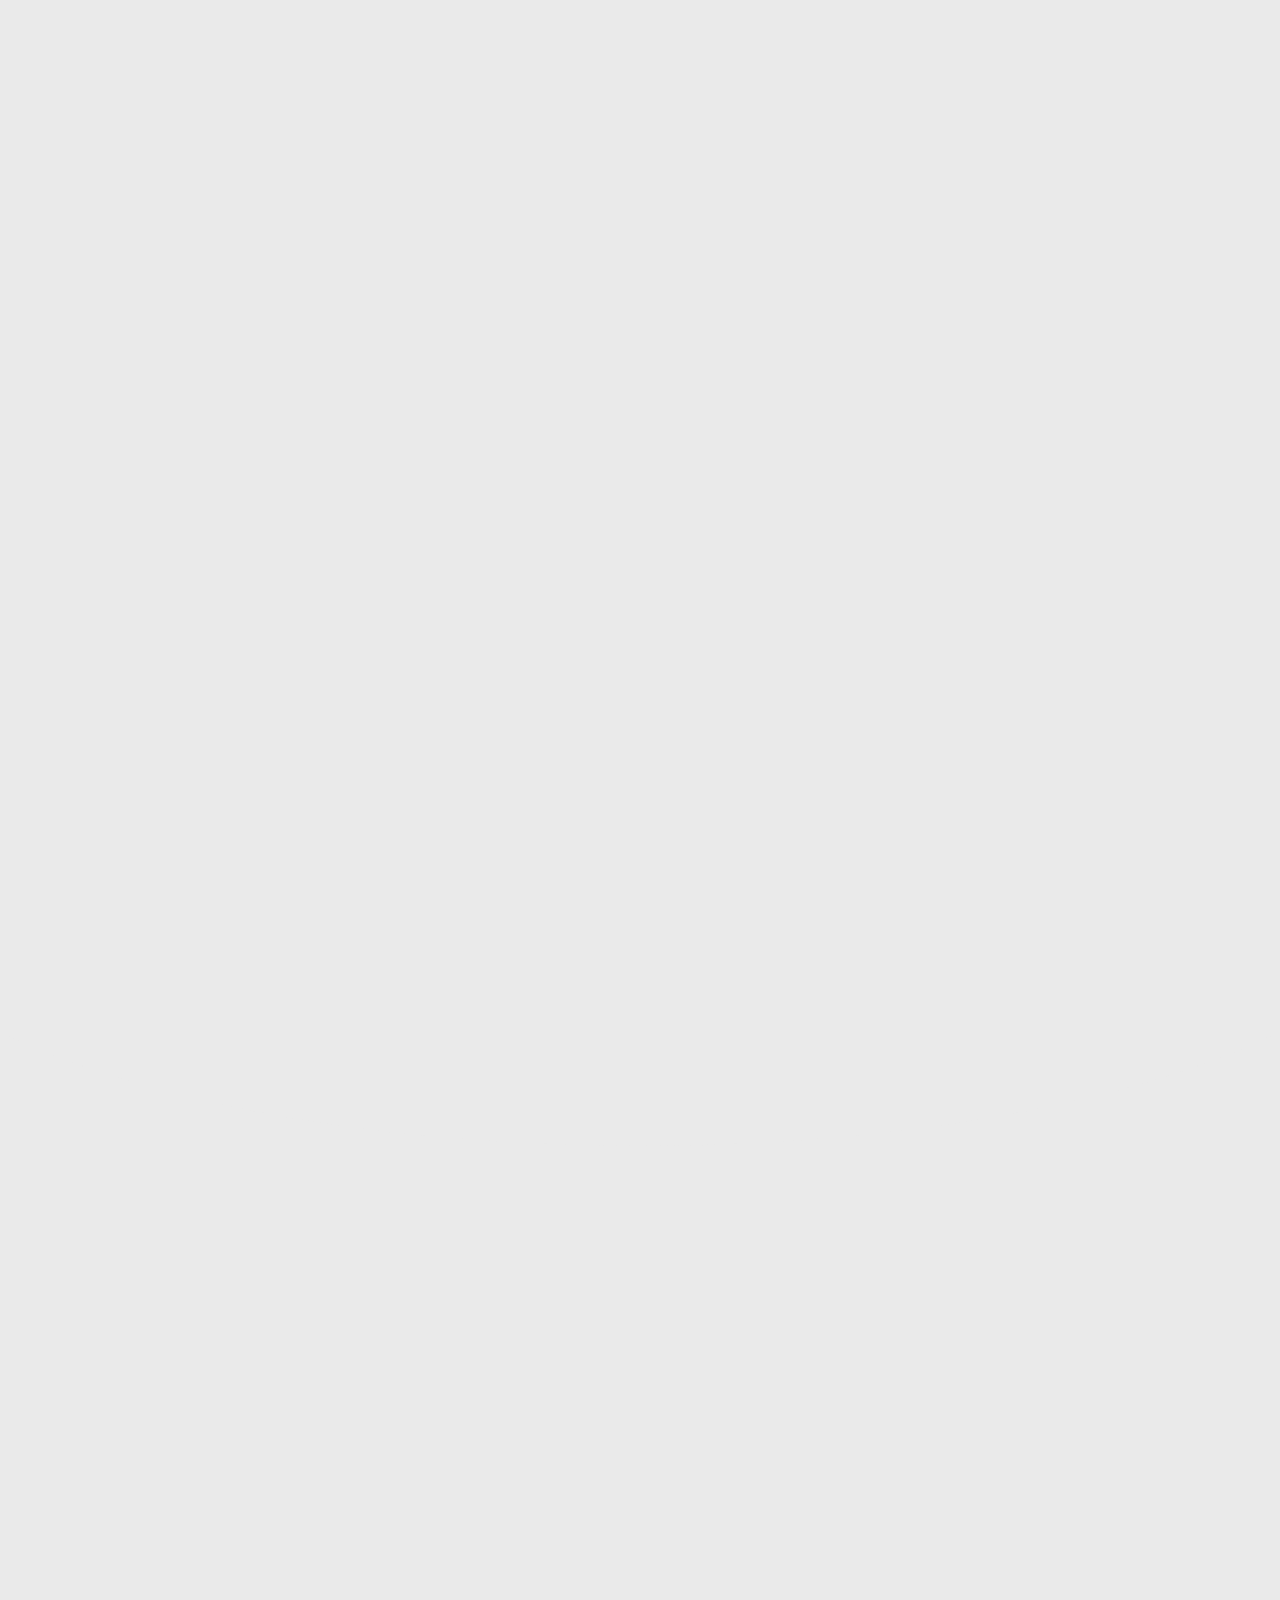
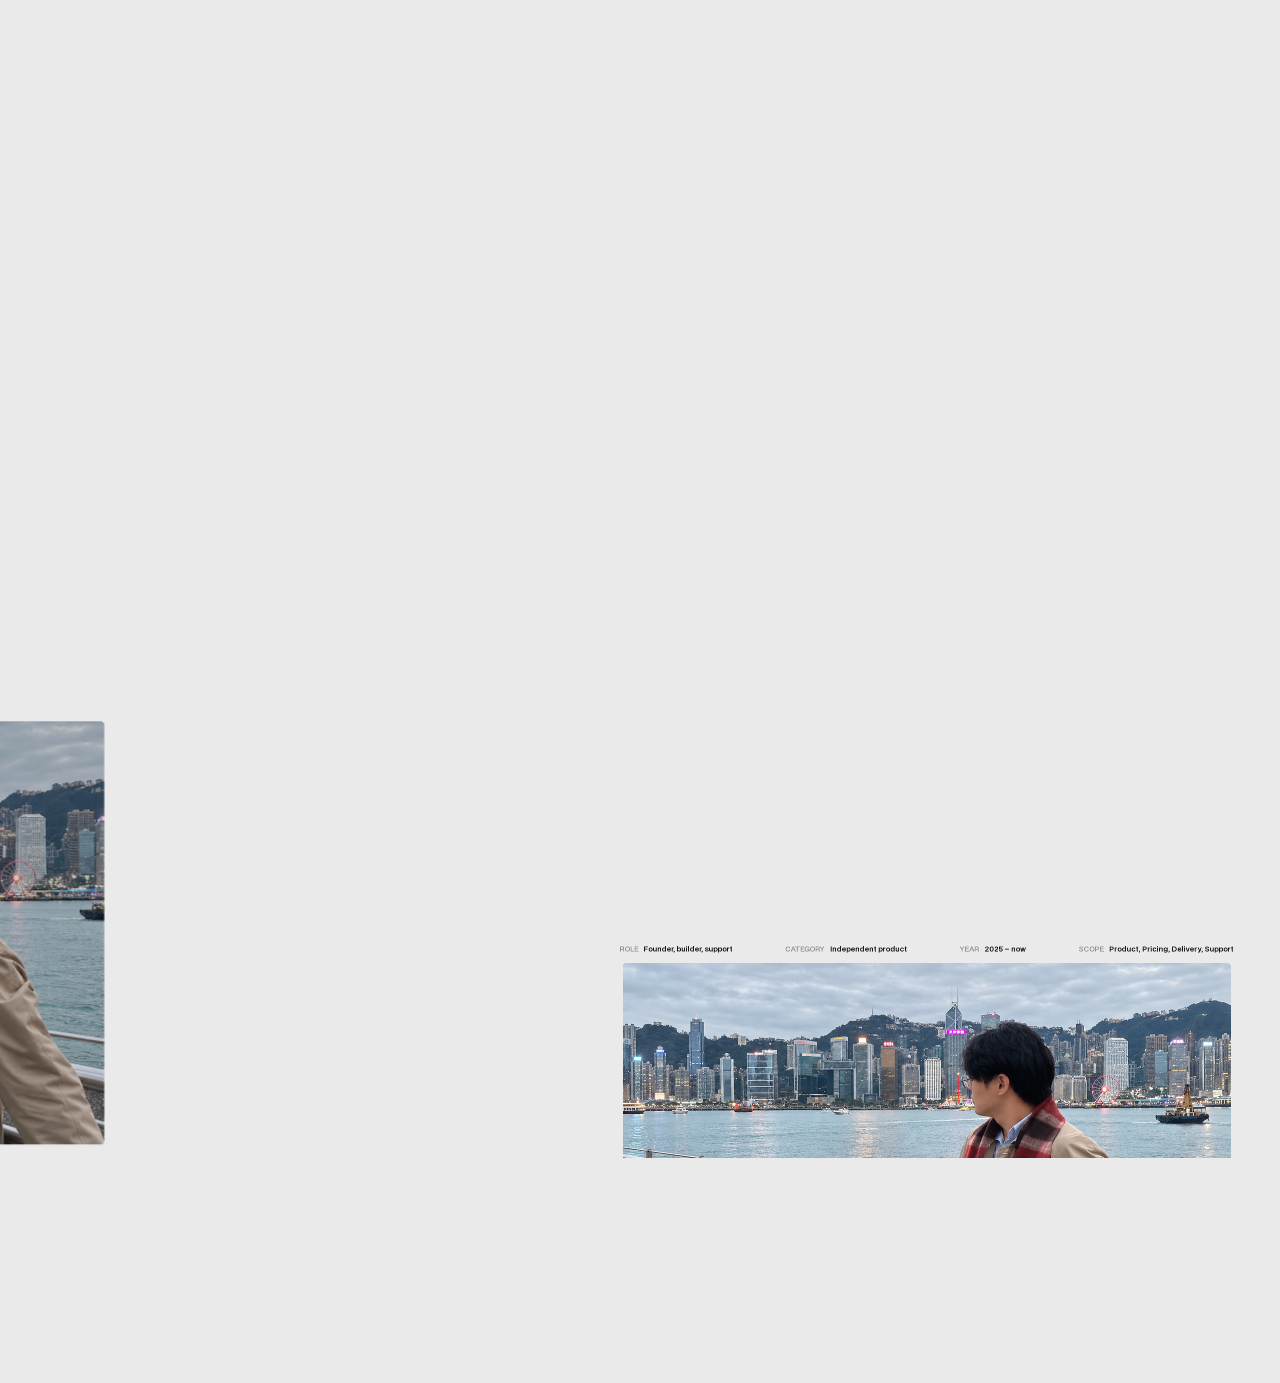
<file: work/this-website.html>
<!DOCTYPE html>
<html lang="en">
<head>
<meta charset="UTF-8">
<meta name="viewport" content="width=device-width, initial-scale=1">
<title>This Website | Jael Chen</title>
<meta name="description" content="The page you are reading. Plain HTML, CSS and JavaScript, written by hand.">
<meta name="theme-color" content="#eaeaea">
<meta property="og:type" content="article">
<meta property="og:title" content="This Website | Jael Chen">
<meta property="og:description" content="The page you are reading. Plain HTML, CSS and JavaScript, written by hand.">
<meta property="og:image" content="../assets/work/this-website-hero.webp">
<link rel="icon" type="image/svg+xml" href="../assets/favicon.svg">
<link rel="preload" href="../assets/fonts/BDOGrotesk-Regular.woff2" as="font" type="font/woff2" crossorigin>
<link rel="preload" href="../assets/fonts/BDOGrotesk-DemiBold.woff2" as="font" type="font/woff2" crossorigin>
<link rel="stylesheet" href="../styles.css">
</head>
<body data-initial-loader="pending" data-section-theme="active" data-footer-theme="inactive" data-menu-status="">

<!-- ================= Loader ================= -->
<div class="loader" data-load-wrap data-load-state="booting" aria-hidden="true">
  <div class="loader__panel" data-load-panel>
    <div class="loader__panel-fill" data-load-panel-fill></div>
    <div class="loader__panel-bottom" data-load-panel-bottom></div>
    <div class="loader__container" data-load-container>
      <div class="loader__logo" data-load-logo>
        <div class="loader__logo-column"><div class="loader__logo-track" data-load-track data-letter="J"></div></div>
        <div class="loader__logo-column"><div class="loader__logo-track" data-load-track data-letter="A"></div></div>
        <div class="loader__logo-column"><div class="loader__logo-track" data-load-track data-letter="E"></div></div>
        <div class="loader__logo-column"><div class="loader__logo-track" data-load-track data-letter="L"></div></div>
      </div>
    </div>
  </div>
</div>



<!-- ================= Header + underlay nav ================= -->
<div class="underlay-nav" data-site-header data-section-theme="inactive" data-footer-theme="inactive">
  <div class="header-progressive-blur" data-header-blur aria-hidden="true">
    <div class="header-progressive-blur__layer is--1"></div>
    <div class="header-progressive-blur__layer is--2"></div>
    <div class="header-progressive-blur__layer is--3"></div>
    <div class="header-progressive-blur__layer is--4"></div>
    <div class="header-progressive-blur__layer is--5"></div>
  </div>

  <header class="underlay-nav__header">
    <div class="underlay-nav__container">
      <a href="#top" class="underlay-nav__logo" aria-label="Jael Chen home" data-scroll-top>
        <span class="underlay-nav__logo-mark" aria-hidden="true">J.</span>
      </a>
      <div class="underlay-nav__actions">
        <a href="mailto:2069490556@qq.com" class="button-043 underlay-nav__cta-header">
          <span class="button-043__bg"><span class="button-043__bg-hover"></span></span>
          <span class="button-043__inner">
            <span class="button-043__mask"><span class="button-043__text">Say hello</span></span>
            <span class="button-043__icon-wrap">
              <span class="button-043__icon-bg"></span>
              <span class="button-043__icon-mask"><span class="button-043__icon-list">
                <svg class="button-043__icon" viewBox="0 0 16 16" fill="none" aria-hidden="true"><path d="M3 13L13 3M13 3H5M13 3V11" stroke="currentColor" stroke-width="1.6" stroke-linecap="square"/></svg>
                <svg class="button-043__icon" viewBox="0 0 16 16" fill="none" aria-hidden="true"><path d="M3 13L13 3M13 3H5M13 3V11" stroke="currentColor" stroke-width="1.6" stroke-linecap="square"/></svg>
                <svg class="button-043__icon" viewBox="0 0 16 16" fill="none" aria-hidden="true"><path d="M3 13L13 3M13 3H5M13 3V11" stroke="currentColor" stroke-width="1.6" stroke-linecap="square"/></svg>
              </span></span>
            </span>
          </span>
        </a>
        <button class="underlay-nav__toggle" data-underlay-nav-toggle aria-expanded="false" aria-label="open menu">
          <span class="underlay-nav__toggle-icon">
            <span class="underlay-nav__toggle-bar"></span>
            <span class="underlay-nav__toggle-bar"></span>
          </span>
        </button>
      </div>
    </div>
  </header>

  <nav class="underlay-nav__menu" data-underlay-nav-menu aria-label="Site">
    <div class="underlay-nav__inner">
      <ul class="underlay-nav__list">
        <li data-reveal-l><a href="#top" class="underlay-nav__link-large w--current" data-menu-link><span class="underlay-nav__link-label">Home</span></a></li>
        <li data-reveal-l><a href="#work" class="underlay-nav__link-large" data-menu-link><span class="underlay-nav__link-label">Work</span></a></li>
        <li data-reveal-l><a href="#about" class="underlay-nav__link-large" data-menu-link><span class="underlay-nav__link-label">About</span></a></li>
        <li data-reveal-l><a href="#contact" class="underlay-nav__link-large" data-menu-link><span class="underlay-nav__link-label">Contact</span></a></li>
      </ul>
      <div class="underlay-nav__bottom">
        <div class="underlay-nav__bottom-col">
          <div data-reveal-s><span class="underlay-nav__link-small is--faded">Elsewhere</span></div>
          <ul class="underlay-nav__list is--small">
            <li data-reveal-s><a href="https://www.xiaohongshu.com/" target="_blank" rel="noopener" class="underlay-nav__link-small underlay-nav__hover-link" data-underlay-hover-link><span class="underlay-nav__hover-label" data-underlay-hover-current>Xiaohongshu</span><span class="underlay-nav__hover-label" data-underlay-hover-next aria-hidden="true">Xiaohongshu</span></a></li>
            <li data-reveal-s><a href="../assets/wechat-qr-jael.png" target="_blank" rel="noopener" class="underlay-nav__link-small underlay-nav__hover-link" data-underlay-hover-link><span class="underlay-nav__hover-label" data-underlay-hover-current>WeChat</span><span class="underlay-nav__hover-label" data-underlay-hover-next aria-hidden="true">WeChat</span></a></li>
          </ul>
        </div>
        <div class="underlay-nav__bottom-col">
          <div data-reveal-s><span class="underlay-nav__link-small is--faded">Contact</span></div>
          <ul class="underlay-nav__list is--small">
            <li data-reveal-s><a href="mailto:2069490556@qq.com" class="underlay-nav__link-small underlay-nav__hover-link" data-underlay-hover-link><span class="underlay-nav__hover-label" data-underlay-hover-current>2069490556@qq.com</span><span class="underlay-nav__hover-label" data-underlay-hover-next aria-hidden="true">2069490556@qq.com</span></a></li>
            <li data-reveal-s><a href="mailto:2069490556@qq.com?subject=Internship" class="underlay-nav__link-small underlay-nav__hover-link" data-underlay-hover-link><span class="underlay-nav__hover-label" data-underlay-hover-current>Hiring for Shanghai?</span><span class="underlay-nav__hover-label" data-underlay-hover-next aria-hidden="true">Hiring for Shanghai?</span></a></li>
          </ul>
        </div>
        <div class="underlay-nav__bottom-border"></div>
      </div>
    </div>
  </nav>

  <div class="underlay-nav__overlay" data-underlay-nav-overlay>
    <div class="underlay-nav__dark"></div>
    <div class="underlay-nav__borders">
      <div class="underlay-nav__border-row"><div class="underlay-nav__border"></div><div class="underlay-nav__corner"></div></div>
      <div class="underlay-nav__border-row"><div class="underlay-nav__corner is--bottom"></div><div class="underlay-nav__border"></div></div>
    </div>
  </div>
</div>

<div class="transition" data-transition-wrap aria-hidden="true"><div class="transition__middle" data-transition-middle></div></div>

<!-- ================= Page ================= -->
<div data-main>
<main id="top" class="page page--work" data-page="work-detail">
  <article class="wd-case-study">
    <section class="wd-hero">
      <h1 class="wd-title" data-work-detail-title>This Website</h1>
      <div class="wd-meta" data-wd-meta><div class="wd-meta__item"><span class="wd-meta__label">Role</span><span class="wd-meta__value">Design and build</span></div><div class="wd-meta__item"><span class="wd-meta__label">Category</span><span class="wd-meta__value">Personal site</span></div><div class="wd-meta__item"><span class="wd-meta__label">Year</span><span class="wd-meta__value">2026</span></div><div class="wd-meta__item"><span class="wd-meta__label">Scope</span><span class="wd-meta__value">Design, Motion, Code</span></div></div>
    </section>
    <div class="wd-hero-img" data-wd-reveal><img class="wd-hero-img__img" src="../assets/work/this-website-hero.webp" alt="This Website" width="1920" height="1080" decoding="async"></div>
    <section class="wd-description" data-wd-reveal><p class="wd-description__label">Project Description</p><div class="wd-description__body"><p class="wd-description__text">The page you are reading. Plain HTML, CSS and JavaScript, written by hand, no framework, no build step, no tracking.</p><p class="wd-description__text">The layout, type and motion follow kommakomma.is closely, because copying something excellent line by line is a good way to learn why it works. GSAP handles the motion, Lenis the scroll, and the page transitions are a small hand-written router. Built with Claude Code as a pair, and every line is one I can walk you through.</p></div></section>
    <section class="wd-details-section is-after-description" data-wd-reveal><div class="wd-details-section__label"><span class="wd-section-label">Project Details</span></div><dl class="wd-details"><div class="wd-details__row"><dt>Stack</dt><dd>HTML, CSS, JavaScript</dd></div><div class="wd-details__row"><dt>Motion</dt><dd>GSAP, ScrollTrigger, SplitText, Lenis</dd></div><div class="wd-details__row"><dt>Typeface</dt><dd>BDO Grotesk</dd></div><div class="wd-details__row"><dt>Reference</dt><dd>kommakomma.is</dd></div></dl></section>
    <section class="wd-image-break is-two-up" data-wd-gallery>
      <figure class="wd-image-break__item" data-wd-gallery-item><img class="wd-image-break__img" src="../assets/work/this-website-hero-hover.webp" alt="" width="1920" height="1080" loading="lazy" decoding="async"></figure>
      <figure class="wd-image-break__item" data-wd-gallery-item><img class="wd-image-break__img" src="../assets/work/this-website-card.webp" alt="" width="800" height="1200" loading="lazy" decoding="async"></figure>
    </section>
    <section class="wd-description is-after-media" data-wd-reveal><p class="wd-description__label">What I learned</p><div class="wd-description__body"><p class="wd-description__text">Good motion is mostly restraint: one ease, a few durations, and everything else left alone.</p></div></section>
    <section class="wd-palette-section" data-wd-reveal><p class="wd-palette-section__label">Color Palette</p><div class="wd-palette"><div class="wd-palette__regular"><article class="wd-palette-card" style="--swatch-color:#131313;--swatch-ink:var(--color-alabaster-grey)"><p class="wd-palette-card__name">Onyx</p><p class="wd-palette-card__hex">#131313</p></article><article class="wd-palette-card" style="--swatch-color:#EAEAEA;--swatch-ink:var(--color-onyx)"><p class="wd-palette-card__name">Alabaster Grey</p><p class="wd-palette-card__hex">#EAEAEA</p></article><article class="wd-palette-card" style="--swatch-color:#EB4B3D;--swatch-ink:var(--color-alabaster-grey)"><p class="wd-palette-card__name">Strawberry</p><p class="wd-palette-card__hex">#EB4B3D</p></article></div></div></section>
    <section class="wd-palette-description" data-wd-reveal><p class="wd-palette-description__text">Two neutrals and one accent, the same three the reference uses. Strawberry appears only where something is happening: a hover, a page turn, the loader.</p></section>
  </article>

  <!-- Next work: pinned for two screens, then turns the page on its own -->
  <section class="scroll-next" data-scroll-next-wrap aria-label="Scroll to next work: Claude Setup Kit">
    <a href="claude-setup-kit.html" class="scroll-next__inner" data-scroll-next-link data-work-detail-direction="next" aria-label="Next work: Claude Setup Kit">
      <div class="scroll-next__bg"><img class="scroll-next__bg-img" src="../assets/work/claude-setup-kit-hero.webp" alt="" width="1920" height="1080" loading="lazy" decoding="async" data-scroll-next-bg><div class="scroll-next__bg-overlay" data-scroll-next-overlay></div></div>
      <div class="scroll-next__center">
        <span class="scroll-next__sub">Next Work</span>
        <h2 class="scroll-next__h">Claude Setup Kit</h2>
        <div class="scroll-next__progress" aria-hidden="true"><div class="scroll-next__progress-track"><div class="scroll-next__progress-fill" data-scroll-next-path></div></div></div>
      </div>
    </a>
  </section>
  <section class="scroll-next-mobile" data-scroll-next-mobile aria-label="Next work: Claude Setup Kit">
    <div class="scroll-next-mobile__content">
      <div class="scroll-next-mobile__copy"><span class="scroll-next-mobile__sub">Next Work</span><h2 class="scroll-next-mobile__h">Claude Setup Kit</h2></div>
      <a href="claude-setup-kit.html" class="button-043 scroll-next-mobile__button" data-work-detail-direction="next" aria-label="Next work: Claude Setup Kit">
        <span class="button-043__bg"><span class="button-043__bg-hover"></span></span>
        <span class="button-043__inner">
          <span class="button-043__mask"><span class="button-043__text">Click to view</span></span>
          <span class="button-043__icon-wrap"><span class="button-043__icon-bg"></span><span class="button-043__icon-mask"><span class="button-043__icon-list"><svg class="button-043__icon" viewBox="0 0 16 16" fill="none" aria-hidden="true"><path d="M2 8H14M14 8L9 3M14 8L9 13" stroke="currentColor" stroke-width="1.6"/></svg><svg class="button-043__icon" viewBox="0 0 16 16" fill="none" aria-hidden="true"><path d="M2 8H14M14 8L9 3M14 8L9 13" stroke="currentColor" stroke-width="1.6"/></svg><svg class="button-043__icon" viewBox="0 0 16 16" fill="none" aria-hidden="true"><path d="M2 8H14M14 8L9 3M14 8L9 13" stroke="currentColor" stroke-width="1.6"/></svg></span></span></span>
        </span>
      </a>
    </div>
    <div class="scroll-next-mobile__image"><img class="scroll-next-mobile__img" src="../assets/work/claude-setup-kit-hero.webp" alt="" width="1920" height="1080" loading="lazy" decoding="async"></div>
  </section>

  <div class="wd-visit-fixed" role="navigation" aria-label="Project navigation">
    <a href="learning-in-public.html" class="wd-visit-arrow wd-visit-arrow--previous" aria-label="Previous project: Learning in Public" data-work-detail-direction="previous"><span class="wd-visit-arrow__bg" aria-hidden="true"><span class="wd-visit-arrow__bg-hover"></span></span><span class="wd-visit-arrow__mask" aria-hidden="true"><span class="wd-visit-arrow__list"><svg class="wd-visit-arrow__icon" viewBox="0 0 16 16" fill="none" aria-hidden="true"><path d="M2 8H14M14 8L9 3M14 8L9 13" stroke="currentColor" stroke-width="1.6"/></svg><svg class="wd-visit-arrow__icon" viewBox="0 0 16 16" fill="none" aria-hidden="true"><path d="M2 8H14M14 8L9 3M14 8L9 13" stroke="currentColor" stroke-width="1.6"/></svg><svg class="wd-visit-arrow__icon" viewBox="0 0 16 16" fill="none" aria-hidden="true"><path d="M2 8H14M14 8L9 3M14 8L9 13" stroke="currentColor" stroke-width="1.6"/></svg></span></span></a>
    <a href="claude-setup-kit.html" class="wd-visit-arrow" aria-label="Next project: Claude Setup Kit" data-work-detail-direction="next"><span class="wd-visit-arrow__bg" aria-hidden="true"><span class="wd-visit-arrow__bg-hover"></span></span><span class="wd-visit-arrow__mask" aria-hidden="true"><span class="wd-visit-arrow__list"><svg class="wd-visit-arrow__icon" viewBox="0 0 16 16" fill="none" aria-hidden="true"><path d="M2 8H14M14 8L9 3M14 8L9 13" stroke="currentColor" stroke-width="1.6"/></svg><svg class="wd-visit-arrow__icon" viewBox="0 0 16 16" fill="none" aria-hidden="true"><path d="M2 8H14M14 8L9 3M14 8L9 13" stroke="currentColor" stroke-width="1.6"/></svg><svg class="wd-visit-arrow__icon" viewBox="0 0 16 16" fill="none" aria-hidden="true"><path d="M2 8H14M14 8L9 3M14 8L9 13" stroke="currentColor" stroke-width="1.6"/></svg></span></span></a>
  </div>
</main>
</div>

<script src="../assets/vendor/gsap.min.js"></script>
<script src="../assets/vendor/ScrollTrigger.min.js"></script>
<script src="../assets/vendor/SplitText.min.js"></script>
<script src="../assets/vendor/lenis.min.js"></script>
<script src="../main.js"></script>
</body>
</html>
</file>
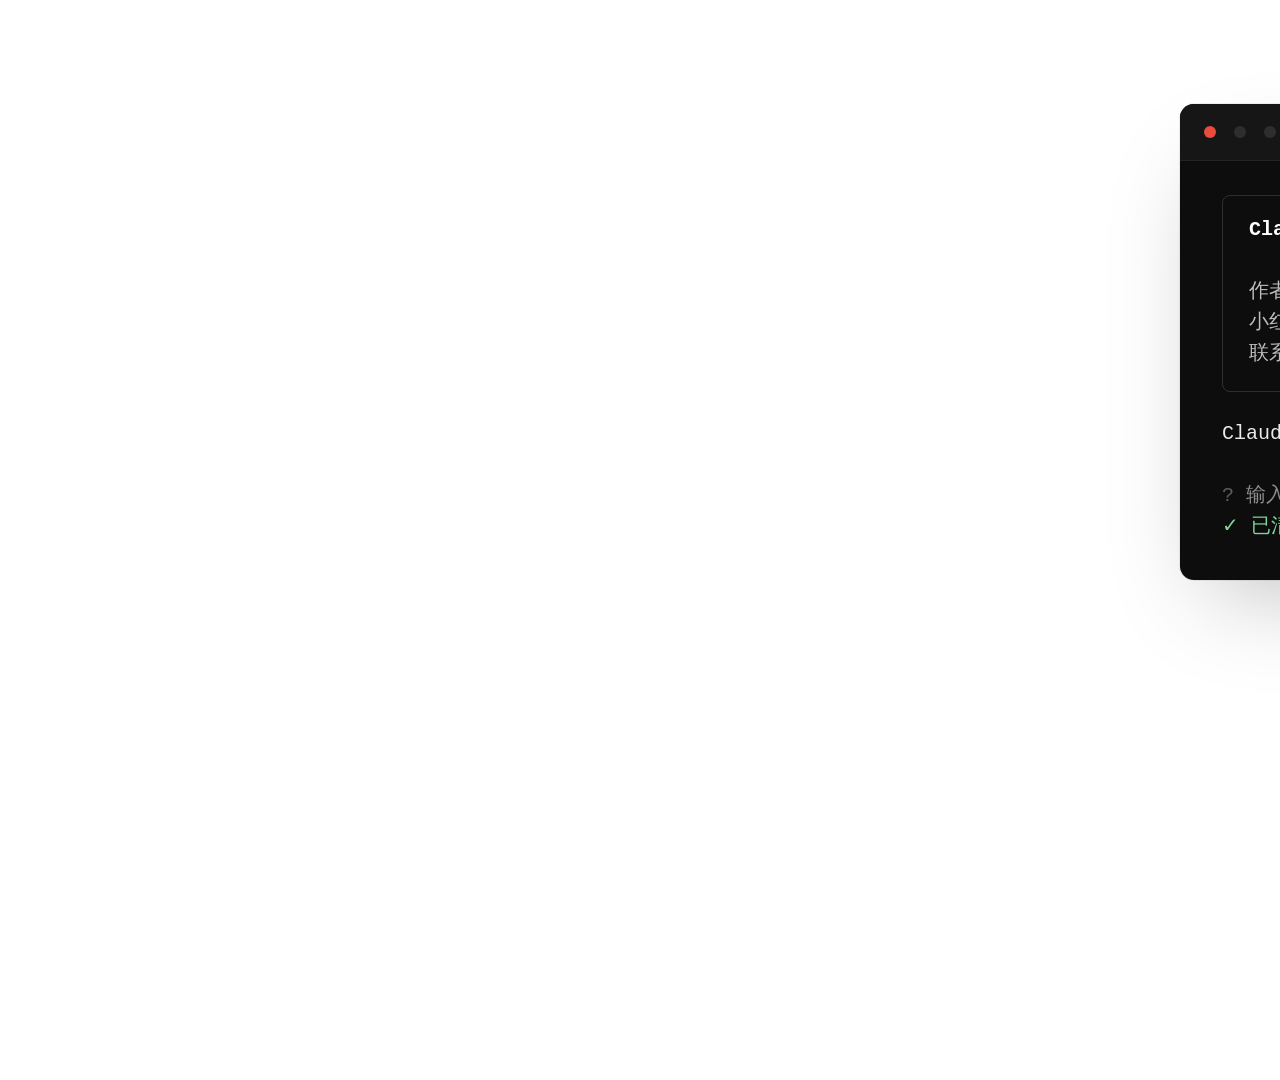
<file: tools/posters/claude-setup-kit.html>
<!doctype html>
<meta charset="utf-8">
<title>poster · claude setup kit</title>
<style>
@font-face{font-family:"BDO Grotesk";src:url(../../assets/fonts/BDOGrotesk-Medium.woff2) format("woff2");font-weight:500}
@font-face{font-family:"BDO Grotesk";src:url(../../assets/fonts/BDOGrotesk-DemiBold.woff2) format("woff2");font-weight:600}
:root{--onyx:#131313;--ala:#eaeaea;--red:#eb4b3d;--mono:"Cascadia Mono","JetBrains Mono","Consolas","Microsoft YaHei UI",monospace}
html,body{margin:0;width:1920px;height:1080px;overflow:hidden;background:#fff;font-family:"BDO Grotesk",sans-serif;color:var(--ala)}
.stage{position:relative;width:1920px;height:1080px}
/* soft light from the top-left so the window sits on something, not in a void */
.stage::before{content:none}
.win{position:absolute;left:1180px;top:104px;width:1000px;border-radius:14px;background:#0d0d0d;box-shadow:0 40px 90px -30px #00000040,0 0 0 1px #00000010;overflow:hidden}
.bar{height:56px;display:flex;align-items:center;gap:18px;padding:0 24px;background:#161616;border-bottom:1px solid #ffffff0f}
.dot{width:12px;height:12px;border-radius:50%;background:#2e2e2e}
.dot:first-child{background:var(--red)}
.tab{margin-left:8px;font:500 17px/1 var(--mono);color:#8a8a8a;letter-spacing:.01em}
pre{margin:0;padding:34px 42px 38px;font:500 20px/1.55 var(--mono);color:#8c8c8c;white-space:pre;tab-size:2}
.c{color:#ffffff55} .b{color:#ffffff} .r{color:var(--red)} .g{color:#7fd59a} .k{color:#eaeaea}
.hl{color:var(--red)}
.box{display:block;border:1.5px solid #ffffff24;border-radius:8px;padding:18px 26px 22px;margin-bottom:26px;color:#bdbdbd}
.box .t{color:#ffffff;font-weight:600}
.cur{display:inline-block;width:.6em;height:1.15em;background:var(--red);vertical-align:-.2em;margin-left:.15em}
.noise{position:absolute;inset:0;background:url(../../assets/noise.png) repeat;background-size:18rem;opacity:.22;mix-blend-mode:multiply;pointer-events:none}
.vig{position:absolute;inset:0;background:radial-gradient(ellipse 80% 80% at 50% 50%,transparent 60%,#00000022 100%);pointer-events:none}
/* portrait variant for phones (rendered at 1080x1920) */
@media (orientation:portrait){html,body{width:1080px;height:1920px} .stage{width:1080px;height:1920px} .win{left:420px;top:190px;width:900px} pre{font-size:22px;padding:36px 44px 40px} .bar{height:64px} .tab{font-size:20px} .box{padding:22px 30px 26px}}
</style>
<div class="stage">
  <div class="win">
    <div class="bar"><span class="dot"></span><span class="dot"></span><span class="dot"></span><span class="tab">D:\Document\Claude网络配置</span></div>
<pre><span class="box"><span class="t">Claude 稳定网络环境 · 一键配置工具</span>

作者：Jael
小红书：4217588599
联系方式：微信 Jaelane0729</span><span class="k">Claude 稳定网络环境 · 配置向导</span>

<span class="c">?</span> 输入 1 或 2: <span class="b">2</span>
<span class="g">✓ 已清空，从头开始。</span><span class="cur"></span></pre>
  </div>
  
</div>
</file>
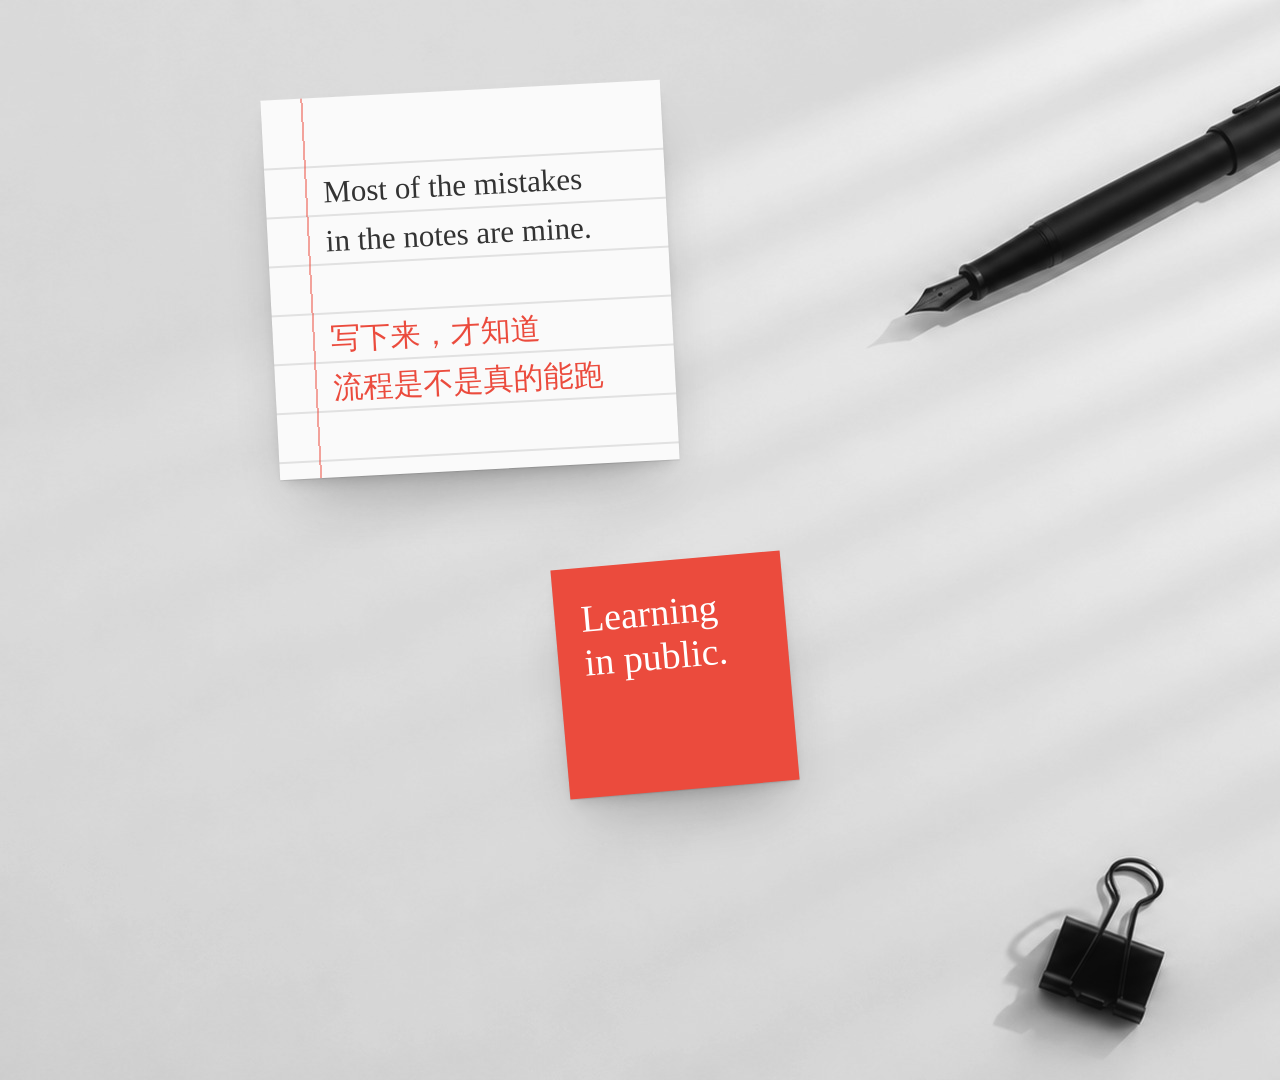
<file: tools/posters/collage-learning-in-public.html>
<!doctype html>
<meta charset="utf-8">
<title>collage · learning in public</title>
<link rel="stylesheet" href="collage.css">
<div class="stage">
  <div class="o paper note" style="--x:1330px;--y:515px;--r:2deg;--px:470px;--py:170px;--ps:1.05">
    <div class="h">AI 工具<br><em>哪里好用</em><br>哪里会坏</div>
    <div class="by"><i></i>Jael · 小红书</div>
    <span class="tape" style="left:90px;top:-20px;transform:rotate(-3deg)"></span>
  </div>

  <div class="o paper sticky hand" style="--x:560px;--y:560px;--r:-5deg;--px:180px;--py:260px;--pr:-6deg;--ps:1.1">
    <div style="font-size:38px;line-height:1.15">Learning<br>in public.</div>
  </div>

  <div class="o paper pad hand" style="--x:270px;--y:90px;--r:-3deg;--px:490px;--py:820px;--ps:.95">
    <div style="font-size:31px;line-height:49px;color:#333">Most of the mistakes<br>in the notes are mine.</div>
    <div style="font-size:30px;line-height:49px;color:var(--red);margin-top:49px">写下来，才知道<br>流程是不是真的能跑</div>
  </div>
</div>
</file>
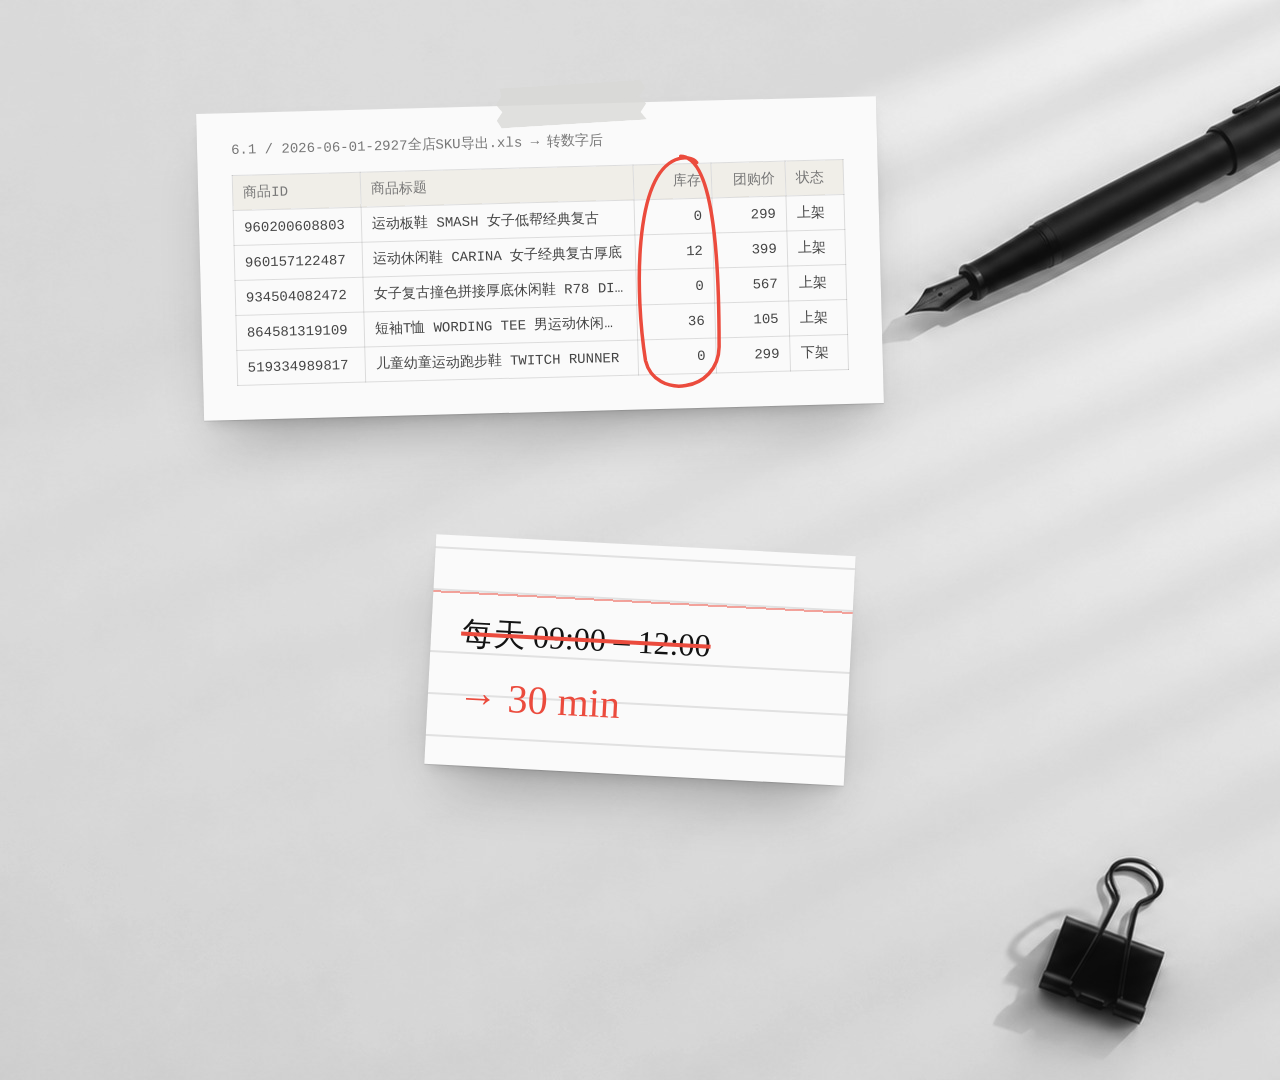
<file: tools/posters/collage-ops-autopilot.html>
<!doctype html>
<meta charset="utf-8">
<title>collage · ops autopilot</title>
<link rel="stylesheet" href="collage.css">
<div class="stage">
  <div class="o paper sheet" style="width:680px;--x:200px;--y:105px;--r:-1.5deg;--px:160px;--py:170px;--ps:.98">
    <div class="ttl">6.1 / 2026-06-01-2927全店SKU导出.xls → 转数字后</div>
    <table>
      <colgroup><col style="width:128px"><col><col style="width:78px"><col style="width:74px"><col style="width:58px"></colgroup>
      <tr><th>商品ID</th><th>商品标题</th><th class="n">库存</th><th class="n">团购价</th><th>状态</th></tr>
      <tr><td>960200608803</td><td>运动板鞋 SMASH 女子低帮经典复古</td><td class="n">0</td><td class="n">299</td><td>上架</td></tr>
      <tr><td>960157122487</td><td>运动休闲鞋 CARINA 女子经典复古厚底</td><td class="n">12</td><td class="n">399</td><td>上架</td></tr>
      <tr><td>934504082472</td><td>女子复古撞色拼接厚底休闲鞋 R78 DISRUPT</td><td class="n">0</td><td class="n">567</td><td>上架</td></tr>
      <tr><td>864581319109</td><td>短袖T恤 WORDING TEE 男运动休闲印花</td><td class="n">36</td><td class="n">105</td><td>上架</td></tr>
      <tr><td>519334989817</td><td>儿童幼童运动跑步鞋 TWITCH RUNNER</td><td class="n">0</td><td class="n">299</td><td>下架</td></tr>
    </table>
    <svg class="pen" style="left:434px;top:50px;width:88px;height:250px" viewBox="0 0 100 300" preserveAspectRatio="none"><path d="M56 6 C92 8 97 120 94 236 C92 290 20 298 10 250 C0 170 2 30 50 10 C60 6 70 8 74 14"/></svg>
    <span class="tape" style="left:300px;top:-20px;transform:rotate(-2deg)"></span>
  </div>

  <div class="o paper card hand" style="--x:430px;--y:545px;--r:3deg;--px:170px;--py:560px;--pr:4deg;--ps:.95">
    <div style="font-size:32px;line-height:42px;white-space:nowrap"><span class="strike">每天 09:00 – 12:00</span></div>
    <div style="font-size:40px;line-height:42px;color:var(--red);margin-top:22px">→ 30 min</div>
  </div>

  <div class="o lift" style="--x:1390px;--y:560px;--r:-4deg;--px:540px;--py:850px;--pr:-5deg;--ps:1">
    <div class="receipt" style="width:280px"><b>[Sheet1] SKU库存</b>
<hr>有值行数    108,549
转为数值    108,549
无法识别          0
<hr><span class="ok">✓ 完成</span></div>
    <span class="tape" style="left:70px;top:-18px;transform:rotate(3deg)"></span>
  </div>
</div>
</file>
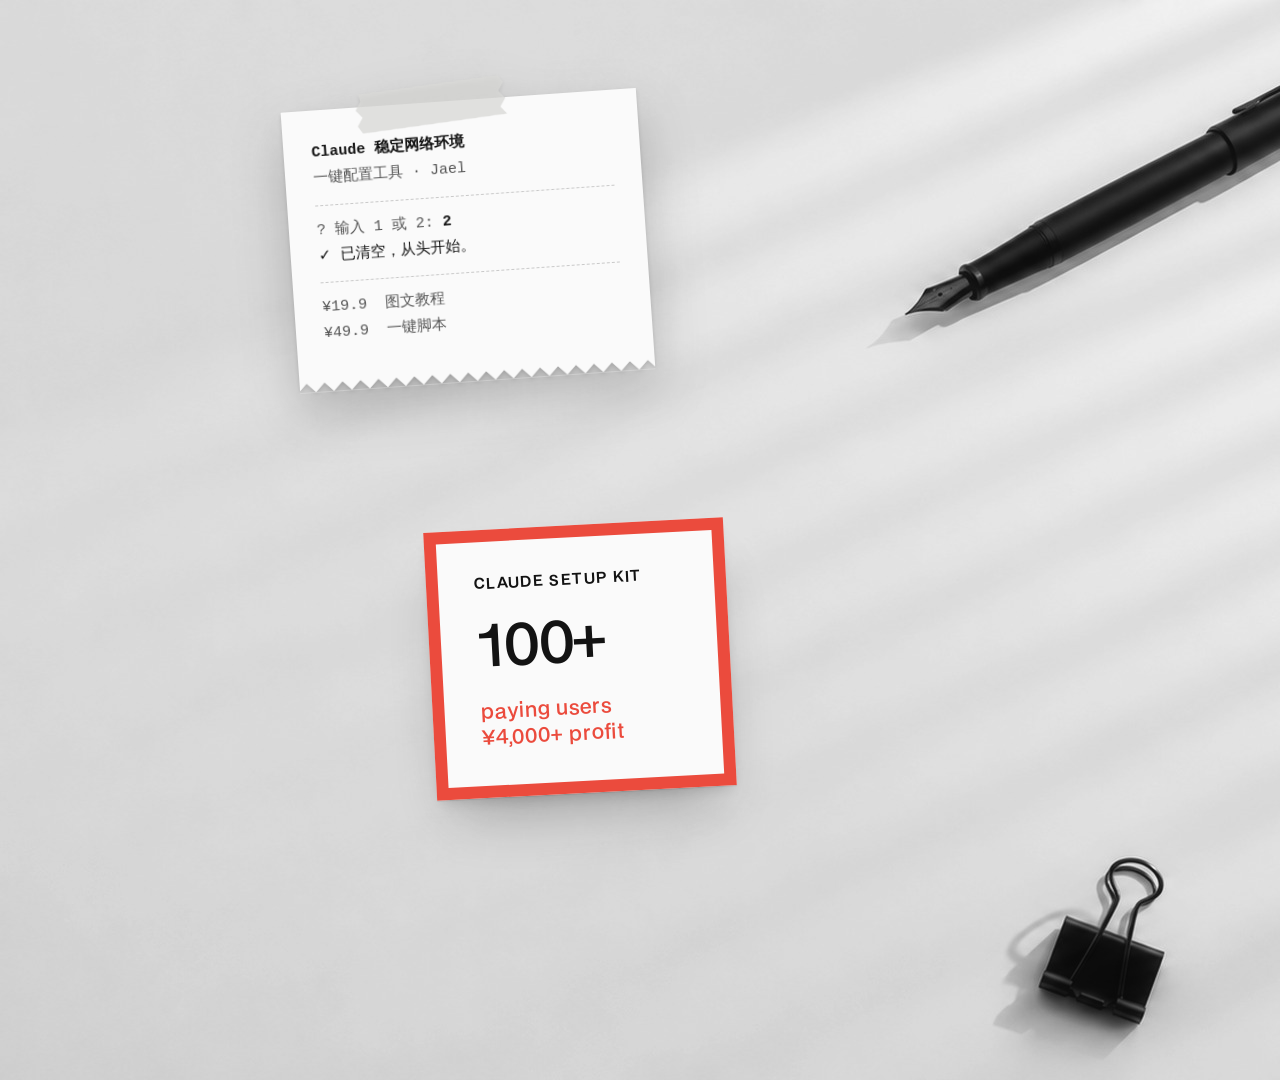
<file: tools/posters/collage-setup-kit.html>
<!doctype html>
<meta charset="utf-8">
<title>collage · claude setup kit</title>
<link rel="stylesheet" href="collage.css">
<div class="stage">
  <figure class="o paper polaroid" style="--x:1330px;--y:500px;--r:-3deg;--px:450px;--py:230px;--ps:1;width:330px;margin:0">
    <img src="../../assets/hero-photo-wide.png" style="object-position:72% 50%" alt="">
    <figcaption>Victoria Harbour</figcaption>
    <span class="tape" style="left:115px;top:-20px;transform:rotate(2deg)"></span>
  </figure>

  <div class="o paper label" style="--x:430px;--y:525px;--r:-3deg;--px:170px;--py:190px;--pr:-3deg;--ps:1.05">
    <div class="k">Claude Setup Kit</div>
    <div class="big">100+</div>
    <div class="s">paying users<br>¥4,000+ profit</div>
  </div>

  <div class="o lift" style="--x:290px;--y:100px;--r:-4deg;--px:520px;--py:830px;--ps:1">
    <div class="receipt"><b>Claude 稳定网络环境</b>
一键配置工具 · Jael
<hr>? 输入 1 或 2: <b>2</b>
<span class="ok">✓ 已清空，从头开始。</span>
<hr>¥19.9  图文教程
¥49.9  一键脚本</div>
    <span class="tape" style="left:75px;top:-18px;transform:rotate(-4deg)"></span>
  </div>
</div>
</file>
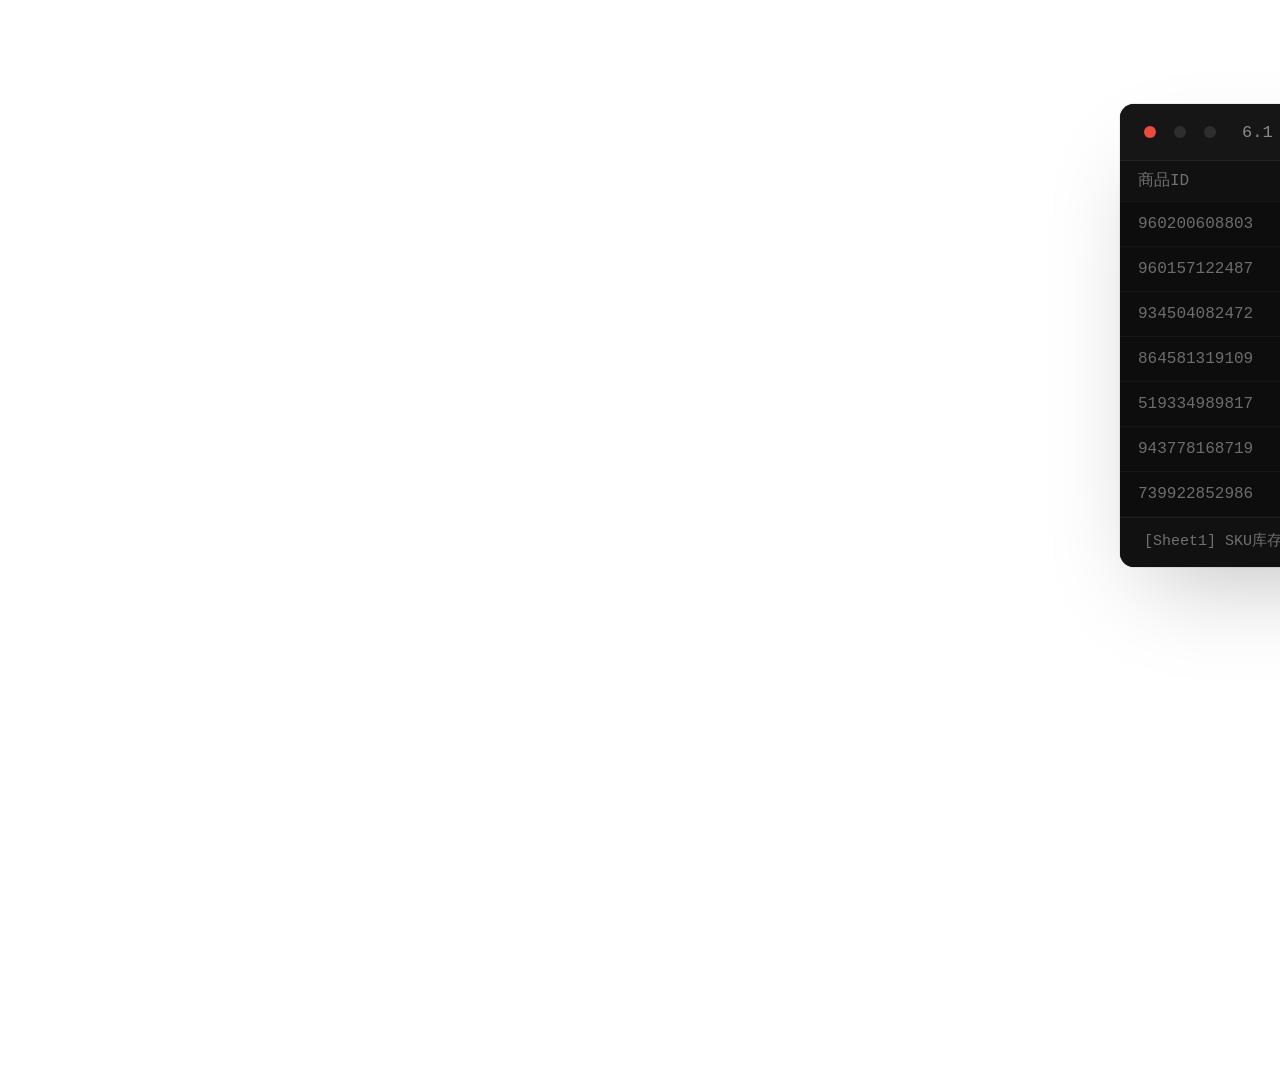
<file: tools/posters/ops-autopilot.html>
<!doctype html>
<meta charset="utf-8">
<title>poster · ops autopilot</title>
<style>
@font-face{font-family:"BDO Grotesk";src:url(../../assets/fonts/BDOGrotesk-Medium.woff2) format("woff2");font-weight:500}
@font-face{font-family:"BDO Grotesk";src:url(../../assets/fonts/BDOGrotesk-DemiBold.woff2) format("woff2");font-weight:600}
:root{--onyx:#131313;--ala:#eaeaea;--red:#eb4b3d;--mono:"Cascadia Mono","JetBrains Mono","Consolas","Microsoft YaHei UI",monospace}
html,body{margin:0;width:1920px;height:1080px;overflow:hidden;background:#fff;font-family:"BDO Grotesk",sans-serif;color:var(--ala)}
.stage{position:relative;width:1920px;height:1080px}
.win{position:absolute;left:1120px;top:104px;width:1100px;border-radius:14px;background:#0d0d0d;box-shadow:0 40px 90px -30px #00000040,0 0 0 1px #00000010;overflow:hidden}
.bar{height:56px;display:flex;align-items:center;gap:18px;padding:0 24px;background:#161616;border-bottom:1px solid #ffffff0f}
.dot{width:12px;height:12px;border-radius:50%;background:#2e2e2e}
.dot:first-child{background:var(--red)}
.tab{margin-left:8px;font:500 17px/1 var(--mono);color:#8a8a8a}
.tab b{color:#c8c8c8;font-weight:500}
table{border-collapse:collapse;width:100%;font:500 16px/1 var(--mono);color:#a3a3a3;table-layout:fixed}
th,td{padding:0 18px;height:44px;text-align:left;white-space:nowrap;overflow:hidden;text-overflow:ellipsis;border-bottom:1px solid #ffffff0a}
th{color:#ffffff66;font-weight:500;background:#111;height:40px}
td.n,th.n{text-align:right}
.id{color:#6d6d6d} .t{color:#cfcfcf} .stk{color:#fff} .up{color:#7fd59a} .out{color:#6d6d6d}
tr.hot td.stk{color:var(--red)}
.foot{display:flex;justify-content:space-between;align-items:center;padding:16px 24px 18px;font:500 15px/1 var(--mono);color:#ffffff66;background:#111;border-top:1px solid #ffffff0f}
.foot b{color:#fff;font-weight:500}
.foot .ok{color:#7fd59a}
/* portrait variant for phones (rendered at 1080x1920) */
@media (orientation:portrait){html,body{width:1080px;height:1920px} .stage{width:1080px;height:1920px} .win{left:400px;top:190px;width:960px} .foot{white-space:nowrap;overflow:hidden;text-overflow:ellipsis;display:block} .foot .ok{margin-left:18px}}
</style>
<div class="stage">
  <div class="win">
    <div class="bar"><span class="dot"></span><span class="dot"></span><span class="dot"></span><span class="tab">6.1 / <b>2026-06-01-2927全店SKU导出.xls</b> → 转数字后</span></div>
    <table>
      <colgroup><col style="width:150px"><col style="width:300px"><col style="width:190px"><col style="width:100px"><col style="width:120px"><col style="width:100px"></colgroup>
      <tr><th>商品ID</th><th>商品标题</th><th>SKU名称</th><th class="n">SKU库存</th><th class="n">SKU团购价</th><th>SKU状态</th></tr>
      <tr><td class="id">960200608803</td><td class="t">运动板鞋 SMASH 女子低帮经典复古</td><td>白-白-蓝色-08,35.5</td><td class="n stk">0</td><td class="n">299</td><td class="up">上架</td></tr>
      <tr class="hot"><td class="id">960157122487</td><td class="t">运动休闲鞋 CARINA 女子经典复古厚底</td><td>白-黑色-05,40</td><td class="n stk">12</td><td class="n">399</td><td class="up">上架</td></tr>
      <tr><td class="id">934504082472</td><td class="t">女子复古撞色拼接厚底休闲鞋 R78 DISRUPT</td><td>银色-淡粉色-薄荷绿-01,40.5</td><td class="n stk">0</td><td class="n">567</td><td class="up">上架</td></tr>
      <tr class="hot"><td class="id">864581319109</td><td class="t">短袖T恤 WORDING TEE 男运动休闲印花</td><td>黑色-01,L</td><td class="n stk">36</td><td class="n">105</td><td class="up">上架</td></tr>
      <tr><td class="id">519334989817</td><td class="t">儿童幼童运动跑步鞋 TWITCH RUNNER</td><td>黑色-白-01,27.5</td><td class="n stk">0</td><td class="n">299</td><td class="out">下架</td></tr>
      <tr class="hot"><td class="id">943778168719</td><td class="t">PUMA 男女同款印花运动短袖 PHOTOPRINT TEE</td><td>黑色-01,XL</td><td class="n stk">8</td><td class="n">129</td><td class="up">上架</td></tr>
      <tr><td class="id">739922852986</td><td class="t">运动鞋 MAYU FURRYTAIL 女子厚底</td><td>米白色-02,37</td><td class="n stk">0</td><td class="n">459</td><td class="up">上架</td></tr>
    </table>
    <div class="foot"><span>[Sheet1] SKU库存 → 有值行数：<b>108,549</b>，转为数值：<b>108,549</b>，无法识别：0</span><span class="ok">✓ 完成</span></div>
  </div>
</div>
</file>
<file: styles.css>
/* ==========================================================================
   Jael Chen — Komma-reference redesign
   Layout, type and motion values are ported 1:1 from kommakomma.is;
   only the content and imagery differ.
   ========================================================================== */

@font-face{font-family:"BDO Grotesk";src:url(assets/fonts/BDOGrotesk-Light.woff2) format("woff2");font-weight:300;font-style:normal;font-display:swap}
@font-face{font-family:"BDO Grotesk";src:url(assets/fonts/BDOGrotesk-Regular.woff2) format("woff2");font-weight:400;font-style:normal;font-display:swap}
@font-face{font-family:"BDO Grotesk";src:url(assets/fonts/BDOGrotesk-Medium.woff2) format("woff2");font-weight:500;font-style:normal;font-display:swap}
@font-face{font-family:"BDO Grotesk";src:url(assets/fonts/BDOGrotesk-DemiBold.woff2) format("woff2");font-weight:600;font-style:normal;font-display:swap}
@font-face{font-family:"BDO Grotesk";src:url(assets/fonts/BDOGrotesk-Bold.woff2) format("woff2");font-weight:700;font-style:normal;font-display:swap}

:root{
  --font-sans:"BDO Grotesk",-apple-system,BlinkMacSystemFont,"Helvetica Neue",Helvetica,Arial,sans-serif;
  --font-mono:ui-monospace,SFMono-Regular,Menlo,Monaco,Consolas,"Liberation Mono",monospace;
  --color-onyx:#131313;
  --color-carbon-black:#1f1f1f;
  --color-graphite:#363636;
  --color-alabaster-grey:#eaeaea;
  --color-strawberry:#eb4b3d;
  --ease-osmo:cubic-bezier(.625,.05,0,1);
  --menu-width:30em;
}

*,*::before,*::after{box-sizing:border-box;margin:0;padding:0;border:0 solid}
html{-webkit-text-size-adjust:100%;scrollbar-width:none}
html::-webkit-scrollbar{display:none}
html.lenis,html.lenis body{height:auto}
.lenis.lenis-smooth{scroll-behavior:auto!important}
.lenis.lenis-stopped{overflow:hidden}
body{
  font-family:var(--font-sans);font-size:14px;line-height:1.35;
  color:var(--color-onyx);background:var(--color-alabaster-grey);
  overflow-x:hidden;-webkit-font-smoothing:antialiased;-moz-osx-font-smoothing:grayscale;
}
body[data-menu-status=open],body[data-menu-status=closing]{background:var(--color-alabaster-grey)}
img,svg{display:block;max-width:100%}
a{color:inherit;text-decoration:none}
button{font:inherit;color:inherit;background:none;cursor:pointer}
h1,h2,h3{font-weight:400}

/* ---------- Static grain ---------- */
.static-noise{
  z-index:300;pointer-events:none;opacity:.03;position:fixed;inset:-2.5rem;
  background-image:url(assets/noise.png);background-repeat:repeat;background-size:18rem;
  will-change:background-position;animation:.18s step-end infinite static-noise-shift;transform:translate(0) scale(1.03);
}
.static-noise::before{content:"";position:absolute;inset:0;background-image:inherit;background-repeat:inherit;background-position:41px -17px;background-size:23rem;animation:.26s step-end infinite static-noise-countershift}
@keyframes static-noise-shift{0%{background-position:0 0}20%{background-position:-23px 41px}40%{background-position:37px -19px}60%{background-position:-11px -33px}80%{background-position:29px 17px}100%{background-position:0 0}}
@keyframes static-noise-countershift{0%{background-position:41px -17px}25%{background-position:-19px 23px}50%{background-position:31px 37px}75%{background-position:-37px -29px}100%{background-position:41px -17px}}

/* ---------- Loader ---------- */
.loader{position:fixed;inset:0;z-index:150;display:none;background:transparent;pointer-events:none}
.loader__panel{position:absolute;inset:0;overflow:visible}
.loader__panel-fill,.loader__panel-bottom{background:var(--color-alabaster-grey)}
.loader__panel-fill{position:absolute;inset:0}
.loader__panel-bottom{position:absolute;top:calc(100% - .6rem);left:-10%;width:120%;height:20vw;min-height:8rem;transform-origin:top;border-radius:0 0 50% 50%/0 0 100% 100%}
.loader__container{position:relative;z-index:1;display:flex;width:100%;height:100%;align-items:center;justify-content:center}
.loader__logo{--loader-slot-height:clamp(8rem,13vw,15rem);--loader-slot-gap:clamp(1.6rem,7vw,7rem);--loader-mask-extra:clamp(1.25rem,6vw,6rem);display:flex;align-items:center;justify-content:center;gap:clamp(.2rem,.5vw,.6rem)}
.loader__logo-column{height:calc(var(--loader-slot-height) + var(--loader-mask-extra));overflow:hidden}
.loader__logo-dot{width:0;margin-left:calc(-1 * clamp(.2rem,.5vw,.6rem))}
.loader__logo-dot .loader__logo-cell{width:auto;padding:0 .05em 0 0}
.loader__logo-track{display:flex;flex-direction:column;gap:var(--loader-slot-gap);will-change:transform;transform:translateZ(0);backface-visibility:hidden}
.loader[data-load-state=booting] .loader__container{opacity:0}
.loader[data-load-state=booting] .loader__logo-track{transform:translate3d(0,calc(var(--loader-slot-height) + var(--loader-slot-gap)),0)}
.loader__logo-cell{display:flex;height:var(--loader-slot-height);width:100%;align-items:center;justify-content:center;flex:0 0 var(--loader-slot-height);font-weight:700;font-size:var(--loader-slot-height);line-height:1;color:var(--color-onyx);letter-spacing:-.04em}

/* ---------- Header / underlay nav ---------- */
.underlay-nav__header{z-index:100;color:var(--color-alabaster-grey);position:fixed;inset:0 0 auto;transition:color .2s ease;will-change:transform}
.underlay-nav[data-section-theme=active] .underlay-nav__header,
.underlay-nav[data-footer-theme=active] .underlay-nav__header,
body[data-menu-status=open] .underlay-nav__header,
body[data-menu-status=closing] .underlay-nav__header{color:var(--color-onyx)}
.underlay-nav__container{position:relative;display:flex;justify-content:space-between;align-items:center;padding:32px}
.underlay-nav__actions{display:flex;align-items:center;gap:clamp(1.5rem,3vw,2.75rem)}
.underlay-nav__cta-header.button-043{font-size:.95rem;transition:opacity .3s ease}
body[data-menu-status=open] .underlay-nav__cta-header,body[data-menu-status=closing] .underlay-nav__cta-header{opacity:0;pointer-events:none}
.underlay-nav__logo{display:flex;align-items:center;margin:-.75em;padding:.75em;color:inherit}
.underlay-nav__logo-mark{display:block;font-size:clamp(1.9rem,2.2vw,2.3rem);font-weight:700;line-height:.8;letter-spacing:-.06em;transition:color .2s ease}
.underlay-nav__toggle{display:flex;justify-content:center;align-items:center;margin:-1em;padding:1em;outline:none}
.underlay-nav__toggle-icon{display:flex;flex-direction:column;justify-content:center;align-items:center;gap:.375em;width:1.5em}
.underlay-nav__toggle-bar{background:currentColor;flex:none;width:100%;height:.125em}

.header-progressive-blur{--blur-reveal:1;z-index:50;pointer-events:none;isolation:isolate;contain:paint;width:100%;height:15em;position:fixed;top:0;left:0}
.header-progressive-blur__layer{position:absolute;inset:0}
.header-progressive-blur__layer.is--1{backdrop-filter:blur(calc(.09375em*var(--blur-reveal)));-webkit-backdrop-filter:blur(calc(.09375em*var(--blur-reveal)));mask:linear-gradient(#0000 12.5%,#000 25% 37.5%,#0000 50%);-webkit-mask:linear-gradient(#0000 12.5%,#000 25% 37.5%,#0000 50%)}
.header-progressive-blur__layer.is--2{backdrop-filter:blur(calc(.1875em*var(--blur-reveal)));-webkit-backdrop-filter:blur(calc(.1875em*var(--blur-reveal)));mask:linear-gradient(#0000 0%,#000 12.5% 25%,#0000 37.5%);-webkit-mask:linear-gradient(#0000 0%,#000 12.5% 25%,#0000 37.5%)}
.header-progressive-blur__layer.is--3{backdrop-filter:blur(calc(.375em*var(--blur-reveal)));-webkit-backdrop-filter:blur(calc(.375em*var(--blur-reveal)));mask:linear-gradient(#000 0% 12.5%,#0000 25%);-webkit-mask:linear-gradient(#000 0% 12.5%,#0000 25%)}
.header-progressive-blur__layer.is--4{backdrop-filter:blur(calc(.75em*var(--blur-reveal)));-webkit-backdrop-filter:blur(calc(.75em*var(--blur-reveal)));mask:linear-gradient(#000 0% 8%,#0000 18%);-webkit-mask:linear-gradient(#000 0% 8%,#0000 18%)}
.header-progressive-blur__layer.is--5{backdrop-filter:blur(calc(1.5em*var(--blur-reveal)));-webkit-backdrop-filter:blur(calc(1.5em*var(--blur-reveal)));mask:linear-gradient(#000 0% 12%,#0000 24%);-webkit-mask:linear-gradient(#000 0% 12%,#0000 24%)}

.underlay-nav__menu{z-index:1;width:var(--menu-width);color:var(--color-onyx);background:var(--color-alabaster-grey);position:fixed;top:0;bottom:0;right:0}
.underlay-nav__overlay{z-index:100;pointer-events:none;cursor:pointer;visibility:hidden;position:fixed;inset:0 -1px 0 0;overflow:clip}
.underlay-nav__inner{display:flex;flex-direction:column;gap:2em;width:100%;height:100%;padding:7.5em 2em 2em;overflow-x:hidden;overflow-y:auto}
.underlay-nav__list{display:flex;flex-direction:column;width:100%;list-style:none}
.underlay-nav__list.is--small{gap:.75em}
.underlay-nav__link-large{border-radius:.125em;width:100%;padding:.75em 1em;display:block}
.underlay-nav__link-large.w--current{color:#ededed;background:var(--color-strawberry)}
.underlay-nav__link-label{letter-spacing:-.04em;font-size:clamp(1.9rem,2.2vw,3rem);line-height:1.08}
.underlay-nav__bottom{display:flex;justify-content:flex-start;align-items:flex-start;width:100%;margin-top:auto;padding-top:1.5em;position:relative}
.underlay-nav__bottom-col{display:flex;flex-direction:column;flex:1;gap:1em;align-items:flex-start}
.underlay-nav__link-small{font-size:1em;line-height:1.1}
.underlay-nav__hover-link{position:relative;display:block;height:1.1em;overflow:hidden}
.underlay-nav__hover-label{display:block;line-height:inherit;white-space:nowrap}
.underlay-nav__hover-label[data-underlay-hover-next]{position:absolute;top:100%;left:0}
.underlay-nav__link-small.is--faded{opacity:.5}
.underlay-nav__bottom-border{opacity:.15;transform-origin:0%;background:currentColor;width:100%;height:1px;position:absolute;inset:0 0 auto}
.underlay-nav__dark{opacity:0;background:#0000004d;position:absolute;inset:0}
.underlay-nav__borders{display:flex;flex-direction:column;justify-content:space-between;position:absolute;inset:0}
.underlay-nav__border{background:var(--color-alabaster-grey);width:100%;height:1em}
.underlay-nav__border-row{display:flex;flex-direction:column;align-items:flex-end}
.underlay-nav__corner{transform-origin:100% 0;width:.625em;height:.625em;background-image:radial-gradient(circle farthest-side at 0 100%,#fff0 99%,var(--color-alabaster-grey))}
.underlay-nav__corner.is--bottom{transform-origin:100% 100%;background-image:radial-gradient(circle farthest-side at 0 0,#fff0 99%,var(--color-alabaster-grey))}

/* ---------- Button 043 (Osmo) ---------- */
.button-043{
  --button-043-color:var(--color-alabaster-grey);--button-043-color-background:var(--color-onyx);
  --button-043-hover-color-background:var(--color-strawberry);--button-043-icon-color:var(--color-onyx);
  --button-043-icon-color-background:var(--color-alabaster-grey);--button-043-color-focus:var(--color-strawberry);
  --button-043-padding:.6875em .6875em .6875em .9375em;--button-043-border-radius:.25em;--button-043-icon-border-radius:.125em;
  --button-043-text-duplicate-distance:1.5em;--button-043-focus-inset:-.125em;
  --button-043-ease-hover:var(--ease-osmo);--button-043-ease-focus:cubic-bezier(.32,.72,0,1);
  user-select:none;color:var(--button-043-color);background:#0000;outline:none;padding:0;font-size:14px;font-weight:500;line-height:1;
  text-transform:uppercase;display:inline-grid;position:relative;-webkit-tap-highlight-color:transparent;
}
.button-043::after{content:"";display:block;position:absolute;inset:var(--button-043-focus-inset);border-radius:var(--button-043-border-radius);transition:box-shadow .2s var(--button-043-ease-focus);pointer-events:none;z-index:1}
.button-043:focus-visible::after{box-shadow:0 0 0 .125em var(--button-043-color-focus)}
.button-043__bg{background:var(--button-043-color-background);border-radius:var(--button-043-border-radius);grid-area:1/1;display:flex;justify-content:center;align-items:center;width:100%;height:100%;position:relative;overflow:clip}
.button-043__bg-hover{background:var(--button-043-hover-color-background);width:120%;height:100%;position:absolute;bottom:0;left:-10%;transition:transform .525s var(--button-043-ease-hover);transform:translate3d(0,175%,0) rotate(15deg)}
.button-043__inner{display:flex;column-gap:.5em;row-gap:.5em;width:100%;height:100%;padding:var(--button-043-padding);grid-area:1/1;justify-content:center;align-items:center}
.button-043__mask{clip-path:inset(-10% 0);flex:none;display:flex;justify-content:center;align-items:center}
.button-043__text{transition:transform .525s var(--button-043-ease-hover);text-shadow:0 var(--button-043-text-duplicate-distance) currentColor}
.button-043__icon-wrap{width:1.125em;height:1.125em;color:var(--button-043-icon-color);border-radius:var(--button-043-icon-border-radius);flex:none;display:grid;position:relative;transform:translateY(-.08em)}
.button-043__icon-bg{background:var(--button-043-icon-color-background);border-radius:var(--button-043-icon-border-radius);grid-area:1/1;width:100%;height:100%;transition:transform .525s var(--button-043-ease-hover)}
.button-043__icon-mask{grid-area:1/1;display:flex;justify-content:flex-end;width:100%;height:100%;position:relative;overflow:clip}
.button-043__icon-list{display:flex;flex-flow:row;grid-area:1/1;position:absolute}
.button-043__icon{flex:none;width:1.125em;height:1.125em;padding:.2em;transition:transform .525s var(--button-043-ease-hover)}
@media (hover:hover) and (pointer:fine) and (prefers-reduced-motion:no-preference){
  .button-043:is(:hover,:focus-visible) .button-043__bg-hover{transform:translateZ(0) rotate(0)}
  .button-043:is(:hover,:focus-visible) .button-043__text{transform:translateY(calc(-1*var(--button-043-text-duplicate-distance)))}
  .button-043:is(:hover,:focus-visible) .button-043__icon-bg{transform:rotate(90deg)}
  .button-043:is(:hover,:focus-visible) .button-043__icon{transform:translate3d(200%,0,0)}
}

/* ---------- Hero (fixed, page scrolls over it) ---------- */
[data-main]{position:relative;z-index:2} /* no will-change here: it would turn the fixed hero into a scrolling one */
.page{position:relative;background:var(--color-alabaster-grey)}
.home-hero{--hero-edge:clamp(1rem,2vw,2rem);position:fixed;top:0;left:0;z-index:0;width:100vw;height:100svh;overflow:clip;background:var(--color-onyx);color:#fff;isolation:isolate;opacity:0;transition:background-color .15s ease}
.home-hero::after{content:"";position:absolute;inset:0;z-index:5;background:var(--color-alabaster-grey);opacity:0;pointer-events:none;transition:opacity .15s ease}
.home-hero[data-hero-paint=alabaster]{background:var(--color-alabaster-grey)}
.home-hero[data-hero-paint=alabaster]::after{opacity:1}
.home-hero[data-hero-paint=alabaster] :is(.home-hero__media,.home-hero__shade,.home-hero__featured,.home-hero__statement,.home-hero__slideshow-nav){opacity:0;visibility:hidden}
.home-hero__media,.home-hero__shade{position:absolute;inset:0}
.home-hero__media{z-index:0;overflow:hidden}
.home-hero__image-stack{position:absolute;top:0;left:0;width:100%;height:112%;transform:translateZ(0);will-change:transform}
.home-hero__slides{position:absolute;inset:0;overflow:hidden}
.home-hero__slide{position:absolute;inset:0;opacity:0;overflow:hidden;will-change:transform}
.home-hero__slide.is--current{opacity:1}
.home-hero__slide-inner{position:absolute;inset:0;will-change:transform}
.home-hero__image{position:absolute;inset:0;width:100%;height:100%;object-fit:cover;object-position:center;transform:scale(1);will-change:transform,opacity}
.home-hero__image--hover{opacity:0;visibility:hidden;transform:scale(1.085)}
.home-hero__shade{z-index:1;pointer-events:none;background:linear-gradient(180deg,rgb(0 0 0/.22),transparent 34%,rgb(0 0 0/.28)),#0000001f}
.home-hero[data-hero-tone=light]{color:var(--color-onyx)}
.home-hero[data-hero-tone=light] .home-hero__shade{opacity:0}
.home-hero[data-hero-tone=light] .home-hero__work-button{--button-043-color:var(--color-onyx);--button-043-icon-color:var(--color-alabaster-grey);--button-043-icon-color-background:var(--color-onyx)}
.home-hero__shade{transition:opacity .6s ease}
.home-hero[data-hero-tone=light] :is(.home-hero__dots,.home-hero__progress){--color-alabaster-grey:var(--color-onyx)}
.home-hero__featured,.home-hero__statement,.home-hero__slideshow-nav{position:absolute;z-index:2}
.home-hero__featured{top:50%;left:var(--hero-edge);right:var(--hero-edge);display:flex;align-items:center;justify-content:space-between;gap:1rem;transform:translateY(-50%);font-size:14px;font-weight:500;line-height:1;text-transform:uppercase}
.home-hero__featured>*{white-space:nowrap}
.home-hero__stack{display:inline-grid;overflow:hidden;line-height:1;padding-top:.4em;margin-top:-.4em}
.home-hero__stack-item{grid-area:1/1;display:block;white-space:nowrap;visibility:hidden}
.home-hero__stack-item.is--current{visibility:visible}
.home-hero__stack-word{display:inline-block;padding-top:.25em;padding-bottom:.25em;margin-top:-.25em;margin-bottom:-.25em}
.home-hero__reveal-line{display:block}
.home-hero__statement{bottom:var(--hero-edge);left:var(--hero-edge);max-width:min(43rem,calc(100vw - var(--hero-edge)*2));font-size:clamp(1.35rem,min(2vw,3.8vh),2.65rem);font-weight:400;line-height:1.08;text-wrap:balance}
.home-hero__slideshow-nav{right:var(--hero-edge);bottom:var(--hero-edge);display:flex;flex-direction:column;align-items:flex-end;gap:.75rem}
.home-hero__dots{display:flex;align-items:center;gap:.5rem}
.home-hero__dot{width:7px;height:7px;border-radius:999px;background:color-mix(in srgb,var(--color-alabaster-grey) 30%,transparent);transition:background-color .45s var(--ease-osmo)}
.home-hero__dot:focus-visible{outline:2px solid var(--color-strawberry);outline-offset:3px}
.home-hero__dot.is--current{background:var(--color-alabaster-grey)}
.home-hero__progress{width:clamp(7rem,12vw,12rem);height:2px;border-radius:999px;background:color-mix(in srgb,var(--color-alabaster-grey) 25%,transparent);overflow:hidden}
.home-hero__progress-fill{display:block;width:100%;height:100%;border-radius:inherit;background:var(--color-alabaster-grey);transform:scaleX(0);transform-origin:0 50%;will-change:transform}
.page__flow{pointer-events:none;position:relative;z-index:20}
.home-hero__spacer{pointer-events:none;height:100vh;height:100svh}
.page__surface{pointer-events:auto;background:var(--color-alabaster-grey);color:var(--color-onyx)}

@media (max-width:700px){
  .home-hero__featured{top:47%;right:auto;flex-direction:column;align-items:flex-start;justify-content:flex-start;gap:.65rem}
  .home-hero__featured-label,.home-hero__stack--year{display:none}
  .home-hero__stack--name{position:relative;top:.25rem}
  .home-hero__work-button .button-043__bg{display:none}
  .home-hero__work-button .button-043__inner{justify-content:flex-start;padding:3px 0}
  .home-hero__work-button.button-043{font-size:inherit}
  .home-hero__statement{bottom:calc(var(--hero-edge) + 2.75rem);max-width:min(22rem,calc(100vw - var(--hero-edge)*2));font-size:clamp(1.35rem,6vw,2.05rem)}
  .home-hero__slideshow-nav{left:var(--hero-edge);right:var(--hero-edge);align-items:stretch;gap:.6rem}
  .home-hero__progress{width:100%}
  .home-hero__dot{width:8px;height:8px}
}
@media (max-height:720px){.home-hero__statement{font-size:clamp(1.15rem,3.4vh,1.75rem)}}

/* ---------- Intro ---------- */
.intro{overflow:hidden}
.intro__grid{display:grid;grid-template-columns:repeat(12,minmax(0,1fr));column-gap:1.5rem;max-width:100rem;margin-inline:auto;min-height:70vh;padding:12.5rem 1.5rem 4rem}
.intro__quote-col{grid-column:7/span 6}
.intro-quote{font-size:clamp(3rem,4vw,4.25rem);line-height:1}
.intro-quote__line{display:block;white-space:nowrap}
.word-swap{vertical-align:bottom;text-align:center;display:inline-grid;grid-template-rows:1em 1em;grid-template-columns:max-content;grid-auto-rows:100%;justify-items:center;margin-bottom:-.01em;padding-bottom:.01em;line-height:1;overflow:clip}
.word-swap.is--left{text-align:left;justify-items:start}
.word-swap .old-word,.word-swap .new-word{grid-area:1/1}
.word-swap .old-word{transform:translateY(100%)}
.word-swap .new-word{transform:translateY(202%)}
.intro__copy-grid{display:grid;grid-template-columns:repeat(12,minmax(0,1fr));column-gap:1.5rem;row-gap:1.25rem;align-content:start;min-height:30vh;padding:0 2rem 4rem}
.intro__label{grid-column:1/span 2;font-size:1.25rem;line-height:1.4}
.intro-copy{grid-column:7/span 6;font-size:1.25rem;line-height:1.4}
.name-link{display:inline-block;position:relative;text-decoration:underline;text-decoration-thickness:1.5px;text-underline-offset:1px;text-decoration-skip-ink:auto}
.name-link::after{content:"";position:absolute;inset:-.3em -.05em 0;background:var(--color-alabaster-grey);opacity:0;pointer-events:none;transition:opacity .2s ease}
@media (hover:hover) and (pointer:fine){.name-link:hover::after{opacity:.5}}
@media (max-width:1023px){
  .intro__grid{grid-template-columns:repeat(6,minmax(0,1fr))}
  .intro__quote-col{grid-column:4/span 3}
  .intro__copy-grid{grid-template-columns:repeat(6,minmax(0,1fr))}
  .intro-copy{grid-column:4/span 3}
}
@media (max-width:767px){
  .intro__grid{grid-template-columns:1fr;min-height:60vh;padding:2.5rem 1.5rem 3rem}
  .intro__quote-col{grid-column:1}
  .intro-quote{font-size:2.75rem}
  .intro__copy-grid{grid-template-columns:1fr;margin-top:-4rem;padding:2.5rem 2rem 3rem}
  .intro__label{display:none}
  .intro-copy{grid-column:1}
}
@media (max-width:639px){.intro-quote{font-size:clamp(2.05rem,9.6vw,3.4rem)}.intro__scroll{transform:translateY(clamp(10rem,20svh,17rem))}.intro-copy{font-size:14px;line-height:1.35}}

/* ---------- Orbit tiles (featured projects) ---------- */
.orbit-tiles-section{background:var(--color-alabaster-grey);color:var(--color-onyx);overflow:visible;position:relative}
.orbit-tiles__heading{position:absolute;top:clamp(4rem,8vh,7rem);left:50%;z-index:4;width:max-content;max-width:calc(100vw - 2rem);transform:translate(-50%);font-size:clamp(3rem,4vw,4.25rem);font-weight:400;line-height:1;text-align:center;white-space:nowrap;pointer-events:none}
.orbit-tiles{display:grid;grid-template-columns:1fr 1fr;width:100%;height:100dvh;position:relative;overflow:visible}
.orbit-tiles__left{display:flex;align-items:center;justify-content:center;position:relative}
.orbit-tiles__collection{display:flex;justify-content:center;align-items:center;position:relative;transform:translateY(clamp(1.75rem,10vh,8rem))}
.orbit-tiles__list{display:grid;place-items:center}
.orbit-tiles__item{grid-area:1/1;display:flex;justify-content:center;align-items:center;width:max-content;height:max-content;will-change:transform,opacity,filter}
.orbit-card-btn{display:block;padding:0}
.orbit-card{aspect-ratio:2/3;border-radius:.65em;width:clamp(9rem,14vw,18rem);position:relative;overflow:visible;will-change:width}
.orbit-card__tilt{border-radius:inherit;width:100%;height:100%;position:absolute;inset:0;transform:perspective(50vw);transform-style:preserve-3d;will-change:transform;pointer-events:none}
.orbit-card__media{border-radius:inherit;width:100%;height:100%;position:absolute;inset:0;z-index:1;overflow:hidden;transform:translateZ(0);will-change:clip-path}
.orbit-cover-image{object-fit:cover;object-position:top center;width:100%;height:100%;position:absolute;top:0;left:0;border-radius:inherit;transform:translateZ(0) scale(1.035);transform-origin:center}
.orbit-card__title-layer{position:absolute;top:clamp(.75rem,1.1vw,1.15rem);right:clamp(.75rem,1.1vw,1.15rem);z-index:10;max-width:min(70%,16rem);transform:translateZ(7vw);transform-style:preserve-3d;pointer-events:none}
.orbit-card__cta-layer{position:absolute;bottom:clamp(.75rem,1.1vw,1.15rem);left:clamp(.75rem,1.1vw,1.15rem);z-index:10;transform:translateZ(7vw);transform-style:preserve-3d;pointer-events:none}
.orbit-card__title-label,.orbit-card__cta-label{display:block;width:max-content;border-radius:.5rem;background:var(--color-strawberry);color:var(--color-alabaster-grey);padding:.78rem 1rem .72rem;font-size:clamp(.95rem,1.1vw,1.18rem);font-weight:500;line-height:1;white-space:nowrap;box-shadow:0 .65rem 1.8rem #13131329;opacity:0;visibility:hidden;will-change:transform,opacity}
.orbit-card__cta-label{display:flex;align-items:center;gap:.45em;background:var(--color-onyx);padding-inline:.95rem .85rem;font-size:clamp(.78rem,.85vw,.92rem)}
.orbit-card__cta-icon{width:.95em;height:.95em;transform:rotate(-45deg);flex:none}
.orbit-card__title-label [data-orbit-card-title],.orbit-card__title-char{display:inline-block}
.orbit-tiles__right{display:flex;align-items:center;justify-content:flex-end;padding-top:clamp(4rem,8vh,7rem);padding-bottom:clamp(3rem,7vh,5rem);padding-inline:clamp(1rem,2vw,2rem) clamp(2rem,5vw,5rem)}
.orbit-tiles__content{position:relative;width:62.5%;--orbit-info-gap:clamp(2rem,4vh,3.5rem)}
.orbit-tiles__list-wrap{position:relative}
.orbit-tiles__info{position:absolute;top:calc(100% + var(--orbit-info-gap));right:0;left:0;min-height:3.1em}
.orbit-tiles__info-desc{font-size:14px;font-weight:400;line-height:1.55}
.orbit-list{width:100%;border-bottom:1px solid rgba(19,19,19,.14)}
.orbit-list__item{display:flex;align-items:center;padding:clamp(.6rem,1vw,.85rem) 0;border-top:1px solid rgba(19,19,19,.14);position:relative;color:var(--color-onyx);cursor:pointer;transition:color .35s ease;overflow:hidden}
.orbit-list__hover-tile{position:absolute;top:-1px;left:0;width:100%;height:calc(100% + 2px);background:var(--color-onyx);pointer-events:none;transition:transform .5s cubic-bezier(.16,1,.3,1);transform:translateY(-100%);will-change:transform}
.orbit-list__name{position:relative;z-index:1;font-size:clamp(.85rem,1.1vw,1.05rem);font-weight:400;line-height:1;flex:1;transition:font-weight .35s ease,transform .5s cubic-bezier(.16,1,.3,1)}
@media (hover:hover) and (pointer:fine){.orbit-list__item:hover{color:var(--color-alabaster-grey)}.orbit-list__item:hover .orbit-list__name{transform:translate(16px)}}
.orbit-list__item[data-active=true] .orbit-list__name{font-weight:500;transform:translate(16px)}
@media (max-width:900px){.orbit-tiles-section{display:none}}

/* Mobile works gallery */
.mobile-works-gallery{--mobile-works-edge:1.5rem;--mobile-works-slide-width:min(78vw,22rem);display:none;background:var(--color-alabaster-grey);overflow:clip;padding-block:3rem 4rem}
.mobile-works-gallery__heading{margin:0 0 2rem;padding-inline:var(--mobile-works-edge);font-size:clamp(2.05rem,9.6vw,3.4rem);line-height:1}
.mobile-works-gallery__track{display:flex;gap:1rem;overflow-x:auto;overflow-y:hidden;padding-left:var(--mobile-works-edge);padding-right:calc(100vw - var(--mobile-works-slide-width) - var(--mobile-works-edge));scroll-padding-left:var(--mobile-works-edge);scroll-snap-type:x mandatory;scrollbar-width:none;overscroll-behavior-x:contain}
.mobile-works-gallery__track::-webkit-scrollbar{display:none}
.mobile-works-gallery__slide{display:block;flex:0 0 var(--mobile-works-slide-width);aspect-ratio:2/3;overflow:hidden;border-radius:.65rem;scroll-snap-align:start}
.mobile-works-gallery__image{width:100%;height:100%;object-fit:cover;object-position:top center}
.mobile-works-gallery__meta{padding:2.5rem var(--mobile-works-edge) 0}
.mobile-works-gallery__active-link{display:flex;align-items:center;justify-content:space-between;gap:1rem;padding-block:0 1.25rem;font-size:clamp(1.15rem,5.6vw,1.55rem);font-weight:500;line-height:1}
.mobile-works-gallery__description{min-height:4.65em;max-width:34rem;font-size:14px;line-height:1.35}
@media (max-width:900px){.mobile-works-gallery{display:block}}
@media (min-width:640px) and (max-width:900px){.mobile-works-gallery__heading{font-size:2.75rem}}


/* ---------- Services ---------- */
.services-section{--services-index-width:4ch;--services-item-gap:50px;padding-block:clamp(6rem,15vh,11rem);overflow:visible}
.services-section__grid{display:grid;grid-template-columns:repeat(12,minmax(0,1fr));gap:0 clamp(1rem,1.5vw,1.5rem);max-width:100rem;margin-inline:auto;padding-inline:1.5rem}
.services-section__eyebrow{grid-column:2/span 10;display:inline-flex;align-items:center;gap:.75rem;margin:0 0 clamp(3rem,7vh,4.8rem);font-size:14px;font-weight:500;line-height:1}
.services-section__dot{width:6px;height:6px;flex:0 0 auto;border-radius:999px;background:currentColor;transform:translateY(-1px);animation:services-section-dot 1.15s ease-in-out infinite}
@keyframes services-section-dot{0%,to{opacity:1}50%{opacity:.15}}
.services-section__body{grid-column:2/span 10;display:grid;grid-template-columns:repeat(10,minmax(0,1fr));gap:0 clamp(1rem,1.5vw,1.5rem);align-items:start}
.services-section__list{grid-column:1/span 7;display:flex;flex-direction:column;align-items:flex-start;gap:clamp(.18rem,1vh,.55rem);container-type:inline-size}
.services-section__entry{width:100%}
.services-section__item{display:grid;grid-template-columns:max-content minmax(0,1fr);column-gap:var(--services-item-gap);align-items:center;width:100%;color:#13131380;font-weight:500;line-height:1;text-align:left;white-space:nowrap;transition:color .2s ease}
.services-section__item-index{width:var(--services-index-width);font-size:14px;font-weight:500;line-height:1;font-variant-numeric:tabular-nums}
.services-section__item-title{min-width:0;font-size:clamp(2.25rem,calc((100cqw - 80px)/10.5),4.25rem);line-height:1;white-space:nowrap}
.services-section__item[data-active=true],.services-section__item[data-expanded=true]{color:var(--color-onyx)}
.services-section__item:focus-visible{outline:1.5px solid currentColor;outline-offset:.08em}
.services-section__panel{height:0;width:100%;overflow:hidden;opacity:0}
.services-section__panel-inner{display:grid;grid-template-columns:max-content minmax(0,1fr);column-gap:var(--services-item-gap);align-items:flex-end}
.services-section__panel-inner::before{content:"(00)";grid-column:1;width:var(--services-index-width);visibility:hidden;font-size:14px;font-weight:500;line-height:1}
.services-section__copy{display:block;grid-column:2;max-width:28rem;padding-top:50px;padding-bottom:30px;color:var(--color-onyx);font-size:14px;font-weight:400;line-height:1.35;opacity:0}
.services-section__visual{grid-column:9/span 2;position:relative;align-self:stretch;min-height:100%;pointer-events:none}
.services-section__preview{--services-preview-y:0px;position:absolute;top:0;left:0;width:clamp(14.5rem,20vw,21rem);aspect-ratio:1/1.5;overflow:hidden;transform:translate3d(0,var(--services-preview-y),0);will-change:transform}
.services-section__image{position:absolute;inset:0;width:100%;height:100%;object-fit:cover;object-position:center;background:var(--color-alabaster-grey);opacity:0;transition:opacity .3s ease;will-change:opacity}
.services-section__image[data-active=true]{opacity:1}
@media (max-width:1023px){.services-section__list{grid-column:1/span 6}.services-section__item-title{font-size:clamp(1.45rem,calc((100cqw - 80px)/11.5),3rem)}.services-section__visual{grid-column:8/span 3}.services-section__preview{width:clamp(9rem,18vw,13rem)}}
@media (max-width:767px){
  .services-section{--services-item-gap:clamp(1rem,6vw,50px);padding-block:clamp(4.5rem,12vh,7rem)}
  .services-section__grid{grid-template-columns:1fr}
  .services-section__eyebrow,.services-section__body{grid-column:1}
  .services-section__eyebrow{margin-bottom:2rem}
  .services-section__body{grid-template-columns:minmax(0,1fr);gap:0}
  .services-section__list{grid-column:1;gap:clamp(.6rem,2vw,1rem)}
  .services-section__item{align-items:start;white-space:normal}
  .services-section__item-title{font-size:clamp(1.7rem,8.8vw,3rem);line-height:.95;white-space:normal}
  .services-section__visual{display:none}
}

/* ---------- Testimonials / milestones ---------- */
.testimonials{position:relative;padding-block:clamp(6rem,12vw,11rem)}
.testimonials__grid{display:grid;grid-template-columns:1fr;row-gap:clamp(3rem,8vw,4.5rem);max-width:100rem;margin-inline:auto;padding-inline:1.5rem}
.testimonials__left{display:flex;flex-direction:column}
.testimonials__top{display:flex;align-items:center;justify-content:space-between;margin-block-end:clamp(1.75rem,3vw,2.5rem)}
.testimonials__arrows{display:flex;column-gap:1.25rem}
.testimonials__arrow{display:grid;place-items:center;color:currentColor}
.testimonials__arrow:disabled{cursor:default}
.testimonials__arrow-icon{width:1rem;height:1rem}
.testimonials__arrow--prev .testimonials__arrow-icon{transform:scaleX(-1)}
.testimonials__counter{font-family:var(--font-mono);font-size:.625rem;font-weight:500;letter-spacing:.02em;font-variant-numeric:tabular-nums}
.testimonials__quotes{display:grid}
.testimonials__quote{grid-area:1/1;opacity:0;visibility:hidden}
.testimonials__quote[data-active=true]{opacity:1;visibility:visible}
.testimonials__quote p{font-size:.875rem;font-weight:500;line-height:1.5}
.testimonials__progress{position:relative;margin-block-start:clamp(2rem,4vw,3rem);width:100%;height:1px;background:color-mix(in srgb,currentColor 15%,transparent)}
.testimonials__progress-fill{position:absolute;inset:0;background:currentColor;transform:scaleX(0);transform-origin:left center}
.testimonials__right{display:grid}
.testimonials__person{grid-area:1/1;display:flex;flex-direction:column;justify-content:flex-start;opacity:0;visibility:hidden}
.testimonials__person[data-active=true]{opacity:1;visibility:visible}
.testimonials__portrait{width:clamp(3.5rem,5vw,4.25rem);height:auto;aspect-ratio:1;border-radius:100%;object-fit:cover;filter:grayscale(1);margin-block-end:clamp(1rem,1.5vw,1.25rem)}
.testimonials__name,.testimonials__job{font-size:.875rem;font-weight:500;line-height:1.4}
.testimonials__job{margin-block-start:.35em;opacity:.75}
@media (min-width:768px){.testimonials__grid{grid-template-columns:repeat(6,minmax(0,1fr))}.testimonials__left{grid-column:1/span 3}.testimonials__right{grid-column:4/span 2}}
@media (min-width:1024px){.testimonials__grid{grid-template-columns:repeat(12,minmax(0,1fr))}.testimonials__left{grid-column:2/span 4}.testimonials__right{grid-column:7/span 3}}

/* ---------- CTA + ASCII ---------- */
.project-cta-section{padding-block:clamp(5rem,14vh,10rem)}
.project-cta-section__grid{display:grid;grid-template-columns:1fr;align-items:center;gap:clamp(3rem,7vw,7rem);max-width:100rem;margin-inline:auto;padding-inline:1.5rem}
.project-cta-section__content{display:flex;flex-direction:column;align-items:flex-start;gap:clamp(1.5rem,3vw,2.25rem)}
.project-cta-section__heading{font-size:clamp(2.05rem,9.6vw,3.4rem);font-weight:500;line-height:1}
.project-cta-section__line{display:block;white-space:nowrap}
.project-cta-section__ascii-wrap{position:relative;display:flex;align-items:center;justify-content:center;min-width:0}
.project-cta-section__ascii-box{width:100%;min-height:clamp(18rem,34vw,40rem);display:flex;align-items:center;justify-content:center;cursor:default;user-select:none;touch-action:none}
.project-cta-section__ascii{font-family:var(--font-mono);font-size:6px;line-height:6px;font-weight:500;color:var(--color-onyx);white-space:pre;transform-origin:center center;will-change:transform}
@media (min-width:640px){.project-cta-section__heading{font-size:2.75rem}}
@media (min-width:768px){.project-cta-section__grid{grid-template-columns:repeat(6,minmax(0,1fr))}.project-cta-section__content{grid-column:2/span 2}.project-cta-section__ascii-wrap{grid-column:4/span 3}.project-cta-section__heading{font-size:clamp(3rem,4vw,4.25rem)}}
@media (min-width:1024px){.project-cta-section__grid{grid-template-columns:repeat(12,minmax(0,1fr))}.project-cta-section__content{grid-column:2/span 5}.project-cta-section__ascii-wrap{grid-column:7/span 6}}
@media (max-width:720px){.project-cta-section__content{align-items:center;text-align:center}.project-cta-section__ascii-box{min-height:min(62vw,22rem);touch-action:pan-y}}

/* ---------- Footer ---------- */
.site-footer-block{position:relative;overflow:clip visible}
.site-footer-wrap{background:var(--color-alabaster-grey);color:var(--color-onyx);position:relative;overflow:hidden}
.site-footer{--site-footer-edge:32px;height:100svh;max-height:100svh;position:relative}
.site-footer__grid{width:100%;height:100%;min-height:0;padding-inline:var(--site-footer-edge);position:relative}
.site-footer__top{position:absolute;top:50%;left:var(--site-footer-edge);right:var(--site-footer-edge);display:flex;justify-content:space-between;align-items:flex-start;gap:clamp(2rem,5vw,5rem);transform:translateY(-50%);font-size:14px;font-weight:500;line-height:1.35}
.site-footer__column{display:flex;flex-direction:column;align-items:flex-start;gap:4rem;min-width:clamp(8rem,12vw,12rem)}
.site-footer__eyebrow{color:#13131380;text-transform:uppercase}
.site-footer__links{display:flex;flex-direction:column;align-items:flex-start}
.site-footer__link{display:block;position:relative;height:1.35em;overflow:hidden;cursor:pointer}
.site-footer__link-label{display:block;white-space:nowrap}
.site-footer__reveal-line{display:block}
.site-footer__time-colon{display:inline-block;animation:1s step-end infinite site-footer-time-colon-blink}
@keyframes site-footer-time-colon-blink{0%,49%{opacity:1}50%,100%{opacity:0}}
.site-footer__bottom{position:absolute;left:var(--site-footer-edge);right:var(--site-footer-edge);bottom:var(--site-footer-edge)}
.site-footer__dot{margin-inline:-.02em .06em}
.site-footer__wordmark{--site-footer-wordmark-size:16px;display:flex;justify-content:space-between;column-gap:.25em;font-size:var(--site-footer-wordmark-size);font-weight:700;line-height:.78;letter-spacing:-.04em;white-space:nowrap;transform:translateY(.02em)}
.site-footer__dark{background:var(--color-onyx);opacity:0;pointer-events:none;position:absolute;inset:0}
@media (max-width:991px){.site-footer__top{display:grid;grid-template-columns:repeat(2,max-content);justify-content:start;gap:3rem clamp(2rem,10vw,6rem)}.site-footer__column:nth-child(2n){justify-self:start}}
@media (max-width:767px){.site-footer{--site-footer-edge:1rem}.site-footer__top{grid-template-columns:1fr;gap:2rem 1rem;font-size:12px}.site-footer__column{gap:2rem;min-width:0}}

/* ---------- Responsive header ---------- */
@media (max-width:767px){
  :root{--menu-width:80vw}
  .underlay-nav__container{padding:1.5rem}
  .underlay-nav__cta-header{display:none}
  .underlay-nav__inner{padding:5em 1.25em 1.25em}
  .underlay-nav__bottom{flex-direction:column;gap:2em;padding-inline:1em}
}

/* ---------- Reduced motion ---------- */
@media (prefers-reduced-motion:reduce){
  .static-noise,.static-noise::before,.services-section__dot,.site-footer__time-colon{animation:none}
  .home-hero{opacity:1}
}

/* ---------- Page transitions (ported: default sheet + side-by-side) ---------- */
.transition{z-index:2;pointer-events:none;position:fixed;inset:0;overflow:clip}
.transition__middle{opacity:0;background:var(--color-strawberry);position:fixed;inset:0}
body[data-page-transition=active]{pointer-events:none}

/* ---------- Work detail (sub pages) ---------- */
.page--work{background:var(--color-alabaster-grey);color:var(--color-onyx);min-height:100svh}
.wd-hero{display:flex;flex-direction:column;justify-content:flex-start;padding-top:32svh;text-align:center}
.wd-title{width:100%;margin:0 auto;padding-inline:clamp(1rem,2vw,2rem);font-size:clamp(5rem,10.8vw,12.5rem);font-weight:600;line-height:.82;letter-spacing:0;text-wrap:balance;visibility:hidden}
/* SplitText line masks are only line-height tall (.82em), so give them room for ascenders and descenders */
.wd-title>div{padding:.16em 0 .1em;margin:-.16em 0 -.1em}
.wd-meta{display:flex;justify-content:space-between;align-items:baseline;flex-wrap:wrap;gap:.85rem 1rem;width:100%;margin-top:clamp(3rem,6svh,5rem);padding:1.15rem clamp(1rem,2vw,2rem)}
.wd-meta__item{display:flex;align-items:baseline;gap:.65rem;min-width:0;text-align:left}
.wd-meta__label,.wd-meta__value{font-size:14px;line-height:1.25}
.wd-meta__label{flex:0 0 auto;color:#13131373;font-weight:500;text-transform:uppercase}
.wd-meta__value{min-width:0;font-weight:600}
.wd-hero-img{width:calc(100% - 4rem);margin-inline:auto;overflow:hidden;border-radius:.4rem;background:#d9d9d9}
.wd-hero-img__img{width:100%;height:auto;display:block}
.wd-description,.wd-details-section,.wd-palette-section,.wd-palette-description{display:grid;grid-template-columns:repeat(12,minmax(0,1fr));gap:1.25rem 1.5rem;padding:clamp(8rem,17svh,13rem) 2rem}
.wd-description.is-after-media,.wd-details-section.is-after-description{padding-top:0}
.wd-details-section{padding-bottom:clamp(10rem,21svh,16rem)}
.wd-palette-section{padding-block:clamp(2rem,6svh,5rem) 0}
.wd-section-label,.wd-description__label,.wd-description__text,.wd-palette-section__label,.wd-palette-description__text{margin:0;font-size:1.25rem;font-weight:400;line-height:1.75rem;letter-spacing:0;color:var(--color-onyx)}
.wd-description__label,.wd-details-section__label,.wd-palette-section__label{grid-column:1/span 2}
.wd-description__body,.wd-details,.wd-palette,.wd-palette-description__text{grid-column:7/span 6}
.wd-description__text+.wd-description__text{margin-top:1.25rem}
.wd-details{margin:0;border-top:1px solid #13131329}
.wd-details__row{display:grid;grid-template-columns:minmax(8rem,.56fr) minmax(0,.44fr);gap:1.5rem;padding-block:.7rem;border-bottom:1px solid #13131329}
.wd-details dt,.wd-details dd{margin:0;font-size:1rem;line-height:1.35}
.wd-details dt{color:#13131380;font-weight:500}
.wd-details dd{font-weight:600}
.wd-image-break{display:grid;grid-template-columns:repeat(12,minmax(0,1fr));gap:1.5rem;width:calc(100% - 4rem);margin-inline:auto;padding-bottom:clamp(9rem,18svh,15rem)}
.wd-image-break__item{width:100%;margin:0;overflow:hidden;border-radius:.4rem;background:#d9d9d9}
.wd-image-break.is-two-up .wd-image-break__item{grid-column:span 6;aspect-ratio:4/3}
.wd-image-break.is-wide .wd-image-break__item{grid-column:1/-1;aspect-ratio:16/8.2}
.wd-image-break__img{display:block;width:100%;height:100%;object-fit:cover}
.wd-palette{display:grid;gap:.7rem;padding:.7rem;border-radius:.75rem;background:#d9d9d9}
.wd-palette__regular{display:grid;grid-template-columns:1.25fr 1fr;grid-template-rows:repeat(2,minmax(6.5rem,1fr));gap:.7rem}
.wd-palette__regular .wd-palette-card:first-child{grid-row:span 2}
.wd-palette-card{min-height:7rem;overflow:hidden;padding:1rem;border-radius:.55rem;background:var(--swatch-color);color:var(--swatch-ink,var(--color-onyx))}
.wd-palette-card__name,.wd-palette-card__hex{margin:0;font-size:.8rem;font-weight:700;line-height:1.05;text-transform:uppercase}
.wd-palette-card__hex{margin-top:.15rem}
/* Next work: pinned, progress bar fills, then the page turns by itself */
.scroll-next{height:100svh;min-height:32rem;position:relative;background:var(--color-alabaster-grey);color:var(--color-alabaster-grey);overflow:hidden}
.scroll-next__inner{width:100%;height:100%;display:flex;justify-content:center;align-items:center;position:relative;overflow:hidden}
.scroll-next__bg{z-index:0;position:absolute;inset:2rem;overflow:hidden;border-radius:.4rem;background:#d9d9d9}
.scroll-next__bg-img{object-fit:cover;width:100%;height:100%;display:block;filter:saturate(.92) contrast(1.04);transform-origin:center}
.scroll-next__bg-overlay{z-index:2;opacity:.38;background:linear-gradient(180deg,#1313138a,#13131352),#13131333;position:absolute;inset:0}
.scroll-next__center{z-index:2;display:flex;flex-direction:column;justify-content:center;align-items:center;padding:1rem;position:relative;text-align:center}
.scroll-next__sub{font-size:14px;font-weight:600;line-height:1;text-transform:uppercase}
.scroll-next__h{max-width:min(11ch,calc(100vw - 2rem));margin:.75rem 0 0;font-size:clamp(3.25rem,10vw,9.5rem);font-weight:600;line-height:.9;text-wrap:balance}
.scroll-next__progress{width:min(11ch,calc(100vw - 2rem));margin-top:1.75rem;pointer-events:none}
.scroll-next__progress-track{width:100%;height:6px;background:#ffffff40;border-radius:3px;overflow:hidden}
.scroll-next__progress-fill{width:100%;height:100%;background:currentColor;transform-origin:left center;transform:scaleX(0)}
.scroll-next-mobile{display:none}
/* Prev / next arrows, fixed bottom centre */
.wd-visit-fixed{position:fixed;bottom:1.75rem;left:50%;translate:-50% 0;z-index:50;display:flex;align-items:center;gap:.5rem;transition:opacity .25s ease,translate .25s ease}
.wd-visit-fixed.is--hidden{opacity:0;pointer-events:none;translate:-50% 6px}
.wd-visit-arrow{--wd-arrow-size:2.5rem;aspect-ratio:1;color:var(--color-alabaster-grey);display:grid;width:var(--wd-arrow-size);height:var(--wd-arrow-size);position:relative;-webkit-tap-highlight-color:transparent}
.wd-visit-arrow__bg,.wd-visit-arrow__mask{grid-area:1/1}
.wd-visit-arrow__bg{background:var(--color-onyx);border-radius:.25rem;position:relative;overflow:clip;transition:transform .525s var(--ease-osmo)}
.wd-visit-arrow__bg-hover{background:var(--color-strawberry);position:absolute;bottom:0;left:-10%;width:120%;height:100%;transform:translate3d(0,175%,0) rotate(15deg);transition:transform .525s var(--ease-osmo)}
.wd-visit-arrow__mask{display:flex;align-items:center;justify-content:flex-end;width:1.125rem;height:1.125rem;place-self:center;overflow:clip;z-index:1}
.wd-visit-arrow__list{display:flex}
.wd-visit-arrow__icon{width:1.125rem;height:1.125rem;padding:.2rem;flex:none;transition:transform .525s var(--ease-osmo)}
.wd-visit-arrow--previous .wd-visit-arrow__icon{rotate:180deg}
.wd-visit-arrow--previous .wd-visit-arrow__mask{justify-content:flex-start}
@media (hover:hover) and (pointer:fine) and (prefers-reduced-motion:no-preference){
  .wd-visit-arrow:is(:hover,:focus-visible) .wd-visit-arrow__bg{transform:rotate(90deg)}
  .wd-visit-arrow--previous:is(:hover,:focus-visible) .wd-visit-arrow__bg{transform:rotate(-90deg)}
  .wd-visit-arrow:is(:hover,:focus-visible) .wd-visit-arrow__bg-hover{transform:translateZ(0) rotate(0)}
  .wd-visit-arrow:is(:hover,:focus-visible) .wd-visit-arrow__icon{transform:translate3d(200%,0,0)}
}
@media (max-width:1023px){
  .wd-description,.wd-details-section,.wd-palette-section,.wd-palette-description{grid-template-columns:repeat(6,minmax(0,1fr))}
  .wd-description__body,.wd-details,.wd-palette,.wd-palette-description__text{grid-column:4/span 3}
}
@media (max-width:767px){
  .wd-description,.wd-details-section,.wd-palette-section,.wd-palette-description{grid-template-columns:1fr}
  .wd-description__label,.wd-details-section__label,.wd-palette-section__label,.wd-description__body,.wd-details,.wd-palette,.wd-palette-description__text{grid-column:1}
}
@media (max-width:760px){
  .wd-hero{padding-top:clamp(9rem,28svh,15rem)}
  .wd-meta{display:grid;grid-template-columns:1fr 1fr}
  .wd-hero-img{width:calc(100% - 2rem)}
  .wd-description,.wd-palette-description{padding-block:5.5rem}
  .wd-details-section{padding-block:5.5rem 6rem}
  .wd-details-section.is-after-description,.wd-description.is-after-media{padding-top:0}
  .wd-section-label,.wd-description__label,.wd-description__text,.wd-palette-section__label,.wd-palette-description__text,.wd-details dt,.wd-details dd{font-size:14px;line-height:1.35}
  .wd-description__text+.wd-description__text{margin-top:.9rem}
  .wd-details__row{grid-template-columns:1fr;gap:.35rem}
  .wd-image-break{grid-template-columns:1fr;width:calc(100% - 2rem);gap:.45rem;padding-bottom:5.5rem}
  .wd-image-break.is-two-up .wd-image-break__item,.wd-image-break.is-wide .wd-image-break__item{grid-column:auto;aspect-ratio:4/5}
  .wd-palette-section{padding-block:2rem 0}
  .wd-palette__regular{grid-template-columns:1fr;grid-template-rows:none}
  .wd-palette__regular .wd-palette-card:first-child{grid-row:auto}
  .scroll-next{display:none}
  .scroll-next-mobile{min-height:100svh;color:var(--color-onyx);display:flex;flex-direction:column;gap:.75rem;padding:clamp(7rem,20vh,12rem) 1.25rem 1.25rem}
  .scroll-next-mobile__content{flex:1;display:flex;flex-direction:column;gap:1rem}
  .scroll-next-mobile__sub{display:block;font-size:14px;font-weight:600;line-height:1;text-transform:uppercase}
  .scroll-next-mobile__h{margin:.9rem 0 0;font-size:clamp(2.75rem,13vw,4.5rem);font-weight:500;line-height:.95}
  .scroll-next-mobile__button{--button-043-padding:.9em .9em .9em 1.1em;margin-top:auto;width:100%;font-size:1.05rem}
  .scroll-next-mobile__button .button-043__inner{justify-content:space-between}
  .scroll-next-mobile__image{width:100%;aspect-ratio:1.5;overflow:hidden;border-radius:.4rem;background:#d9d9d9}
  .scroll-next-mobile__img{width:100%;height:100%;display:block;object-fit:cover}
  .wd-visit-fixed{bottom:1rem;gap:.375rem}
}
@media (max-width:480px){.wd-title{font-size:4rem}.wd-meta{grid-template-columns:1fr}}
</file>
<file: tools/posters/collage.css>
@font-face{font-family:"BDO Grotesk";src:url(../../assets/fonts/BDOGrotesk-Medium.woff2) format("woff2");font-weight:500}
@font-face{font-family:"BDO Grotesk";src:url(../../assets/fonts/BDOGrotesk-DemiBold.woff2) format("woff2");font-weight:600}
:root{--onyx:#131313;--red:#eb4b3d;--paper:#fafafa;--mono:"Cascadia Mono","Consolas","Microsoft YaHei UI",monospace;--hand:"Ink Free","KaiTi",cursive}
html,body{margin:0;width:1920px;height:1080px;overflow:hidden;background:#eaeaea;font-family:"BDO Grotesk","Microsoft YaHei UI",sans-serif;color:var(--onyx)}
.stage{position:relative;width:100%;height:100%}
/* GPT-generated desk (bg-desk.jpg); the same photo is multiplied over the paper so the blind shadows fall across it */
.stage{background:url(bg-desk.jpg) center/cover}
.stage::after{content:"";position:absolute;inset:0;pointer-events:none;background:inherit;mix-blend-mode:multiply;filter:grayscale(1) blur(14px) brightness(1.55) contrast(1.5);opacity:.6}
@media (orientation:portrait){.stage{background-image:url(bg-desk-m.jpg)} .stage::after{display:none}}

/* every object sits at --x/--y/--r; portrait swaps in --px/--py/--pr */
.o{position:absolute;left:var(--x);top:var(--y);transform:rotate(var(--r,0deg))}
@media (orientation:portrait){html,body{width:1080px;height:1920px} .o{left:var(--px);top:var(--py);transform:rotate(var(--pr,var(--r,0deg))) scale(var(--ps,1.25));transform-origin:0 0}}

.paper{background:var(--paper);box-shadow:0 1px 1px #0000001a,0 8px 14px -6px #00000026,0 34px 60px -24px #0000004d}
.lift{filter:drop-shadow(0 2px 2px #0000001f) drop-shadow(0 22px 26px #00000033)}
.tape{position:absolute;width:150px;height:40px;background:#d9d9d6c8;box-shadow:0 1px 2px #00000014;
  clip-path:polygon(3% 0,97% 0,100% 20%,96% 40%,100% 60%,96% 80%,100% 100%,3% 100%,0 80%,4% 60%,0 40%,4% 20%)}
.hand{font-family:var(--hand)}
.pen{position:absolute;overflow:visible;pointer-events:none}
.pen path{fill:none;stroke:var(--red);stroke-width:3.5;stroke-linecap:round;vector-effect:non-scaling-stroke}

.polaroid{padding:22px 22px 0}
.polaroid img{display:block;width:100%;aspect-ratio:1;object-fit:cover}
.polaroid figcaption{height:84px;display:flex;align-items:center;padding-left:6px;font:30px/1 var(--hand);color:#333}

.receipt{width:300px;padding:30px 28px 44px;background:var(--paper);font:500 15px/1.75 var(--mono);color:#555;white-space:pre;
  -webkit-mask:conic-gradient(from -45deg at bottom,#0000,#000 1deg 89deg,#0000 90deg) 50%/18px 100%}
.receipt b{color:var(--onyx);font-weight:600}
.receipt .ok{color:var(--onyx)}
.receipt hr{border:0;border-top:1.5px dashed #0003;margin:12px 0}

.label{border:12px solid var(--red);padding:34px 36px;width:300px;box-sizing:border-box}
.label .k{font:600 15px/1.2 "BDO Grotesk";letter-spacing:.08em;text-transform:uppercase}
.label .big{font:500 58px/1 "BDO Grotesk";letter-spacing:-.03em;margin:26px 0 22px}
.label .s{font:500 20px/1.3 "BDO Grotesk";color:var(--red)}

.sheet{width:760px;padding:30px 34px 34px;box-sizing:border-box}
.sheet .ttl{font:500 14px/1 var(--mono);color:#777;margin-bottom:18px}
.sheet table{border-collapse:collapse;width:100%;table-layout:fixed;font:500 14px/1 var(--mono);color:#444}
.sheet th,.sheet td{height:34px;padding:0 10px;border:1px solid #0000001f;white-space:nowrap;overflow:hidden;text-overflow:ellipsis;text-align:left}
.sheet th{background:#f0eee8;color:#777;font-weight:500}
.sheet .n{text-align:right}
.card{width:420px;height:230px;padding:76px 30px 0;box-sizing:border-box;
  background:linear-gradient(#0000 0 56px,#eb4b3d80 56px 58px,#0000 58px),repeating-linear-gradient(#0000 0 40px,#0000001a 40px 42px) 0 76px,var(--paper)}
.strike{text-decoration:line-through 4px var(--red)}
.note{width:330px;height:440px;padding:42px 34px;box-sizing:border-box;display:flex;flex-direction:column;background:#f3f3f1}
.note .h{font:600 54px/1.12 "Microsoft YaHei UI",sans-serif;letter-spacing:-.02em}
.note .h em{font-style:normal;color:var(--red)}
.note .by{margin-top:auto;display:flex;align-items:center;gap:10px;font:500 17px/1 "Microsoft YaHei UI";color:#666}
.note .by i{width:28px;height:28px;border-radius:50%;background:var(--onyx)}
.pad{width:400px;height:380px;padding:70px 34px 0 58px;box-sizing:border-box;
  background:linear-gradient(90deg,#0000 0 40px,#eb4b3d80 40px 42px,#0000 42px),repeating-linear-gradient(#0000 0 47px,#0000001a 47px 49px) 0 21px,var(--paper)}
.sticky{width:230px;height:230px;padding:30px 26px;box-sizing:border-box;background:var(--red);color:#fff}
</file>
